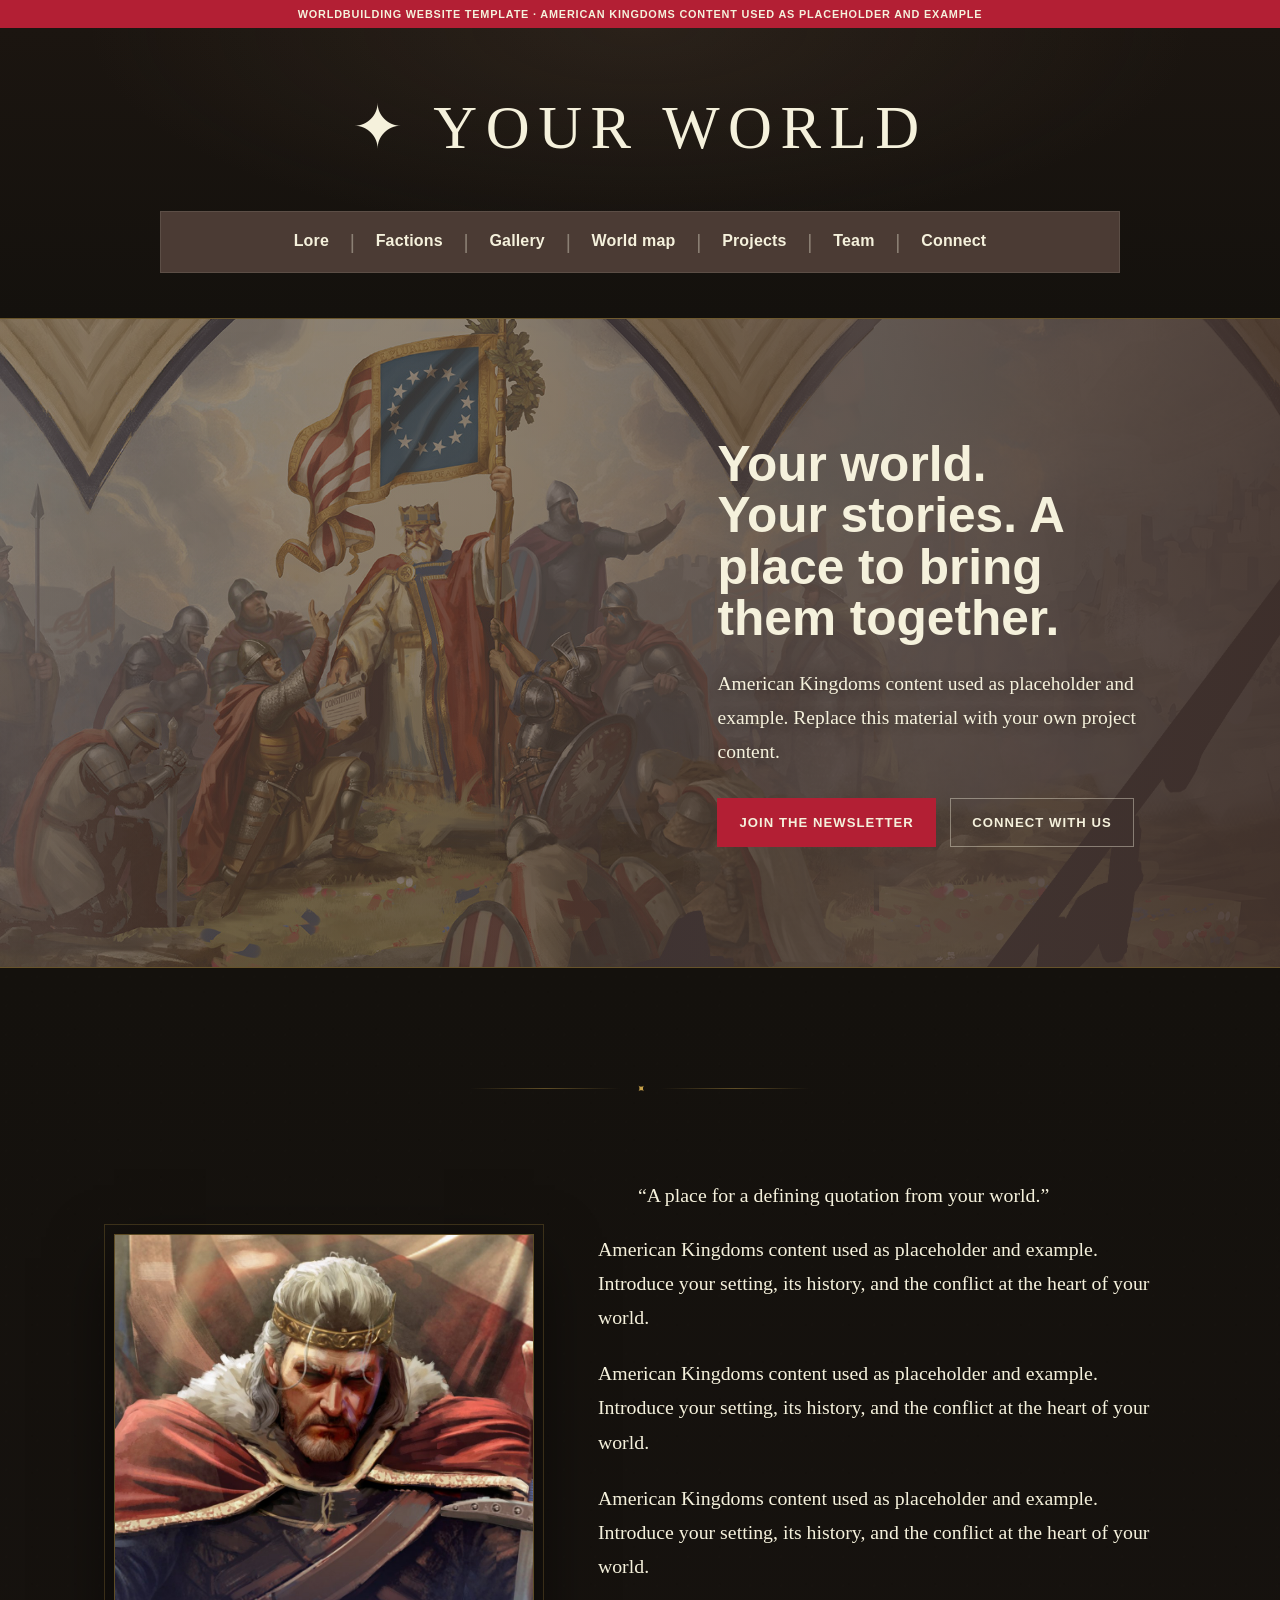
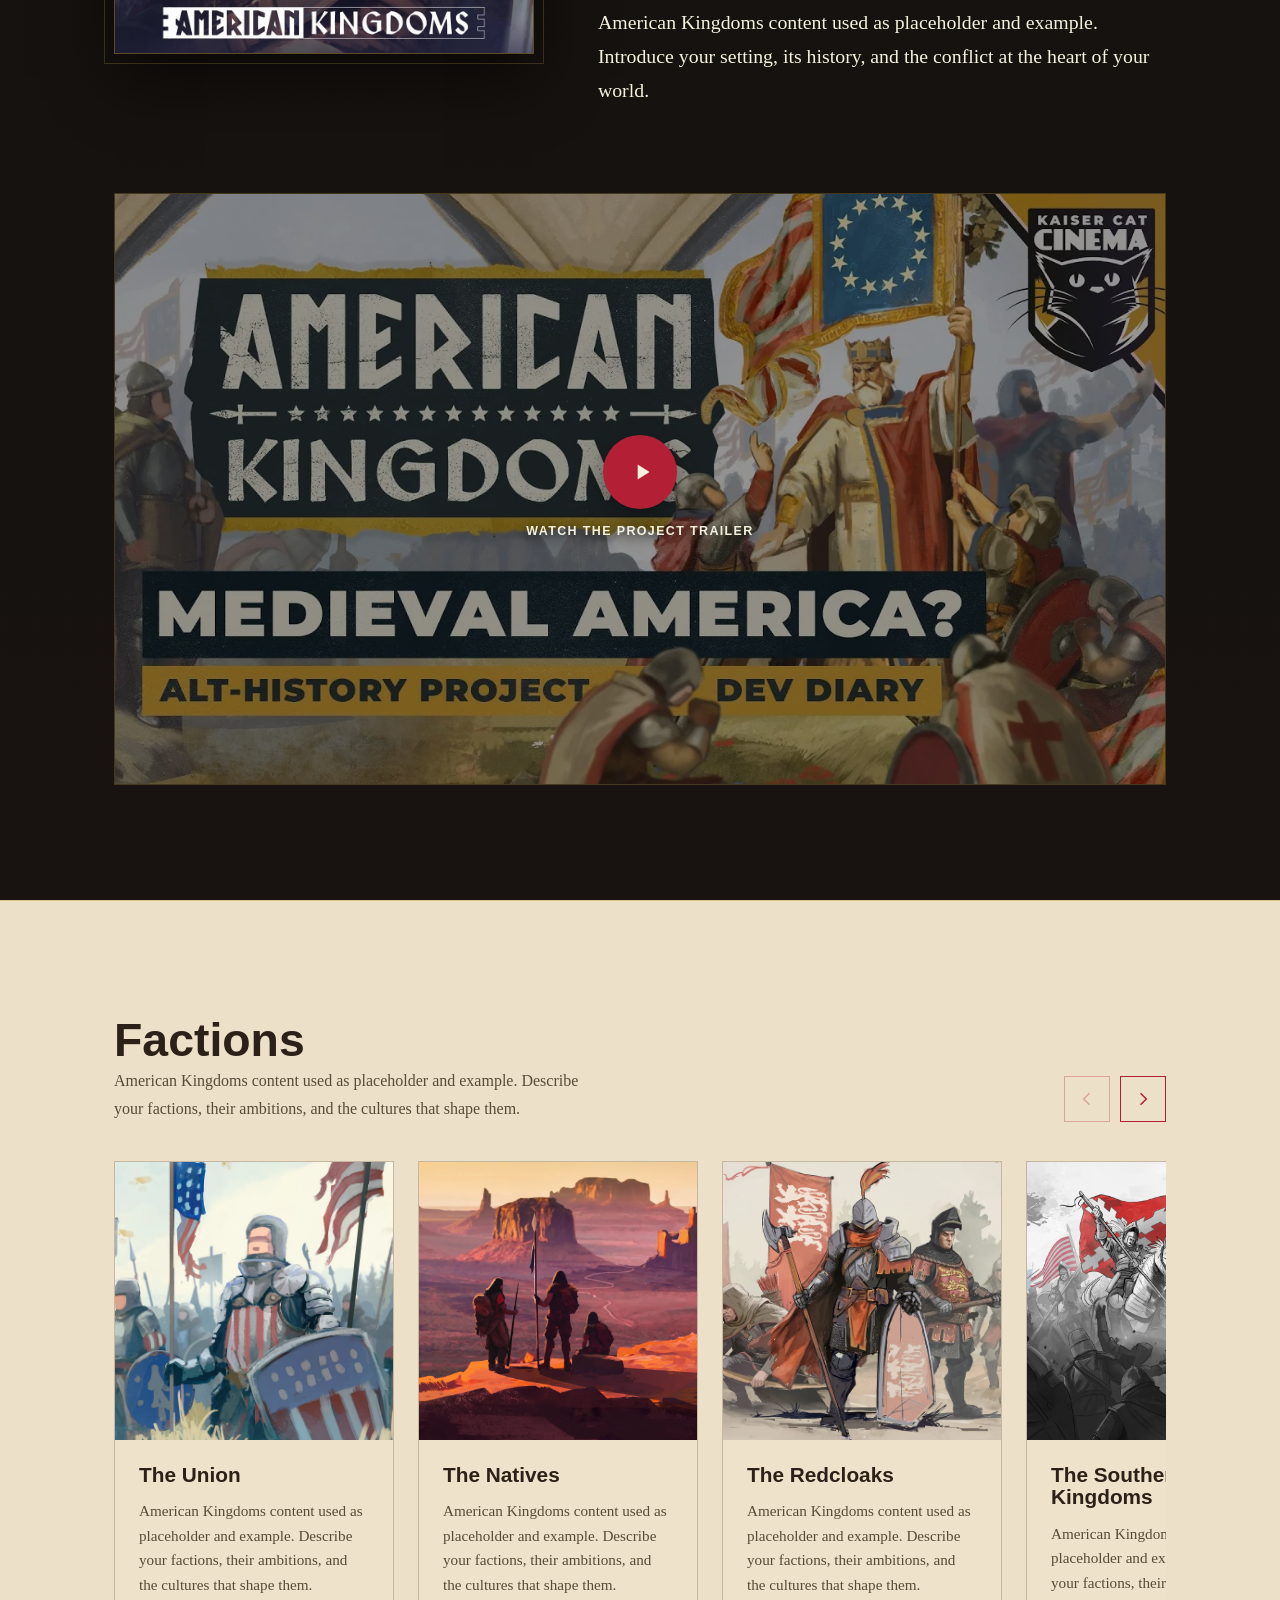
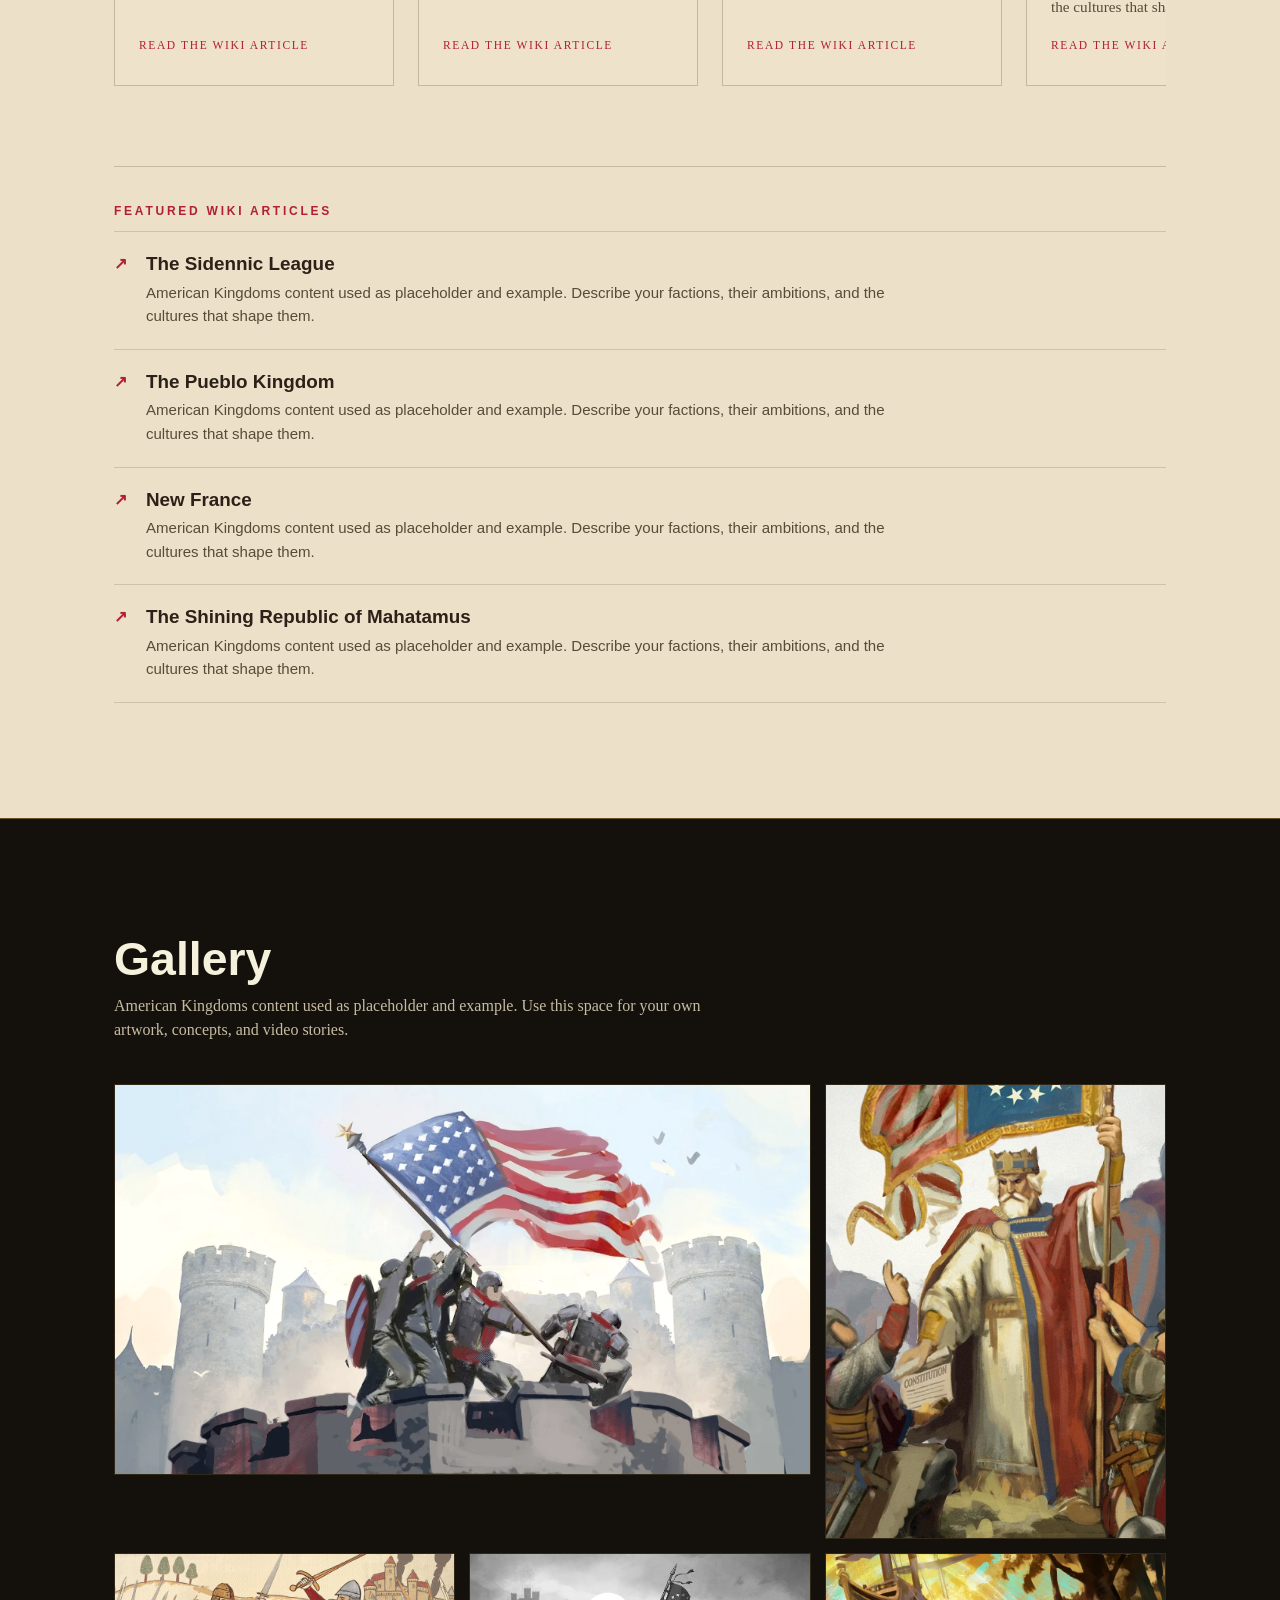
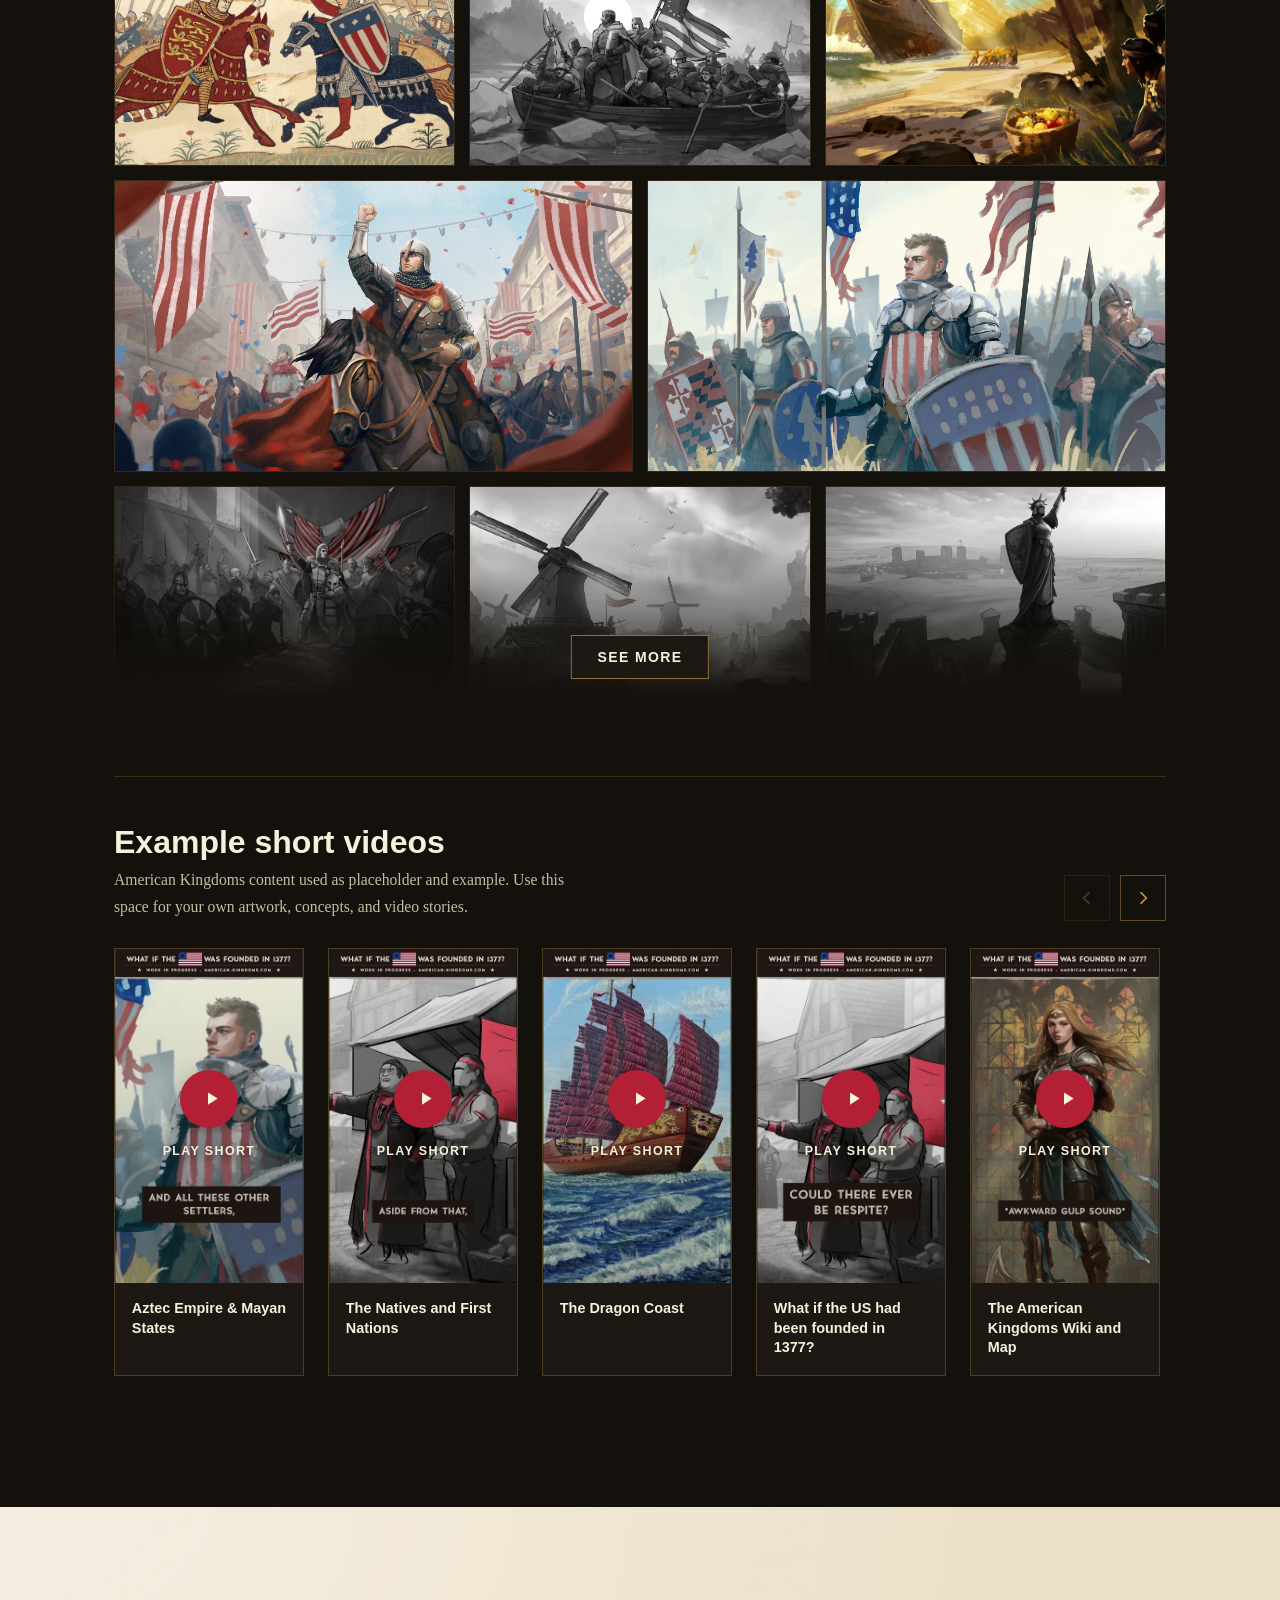
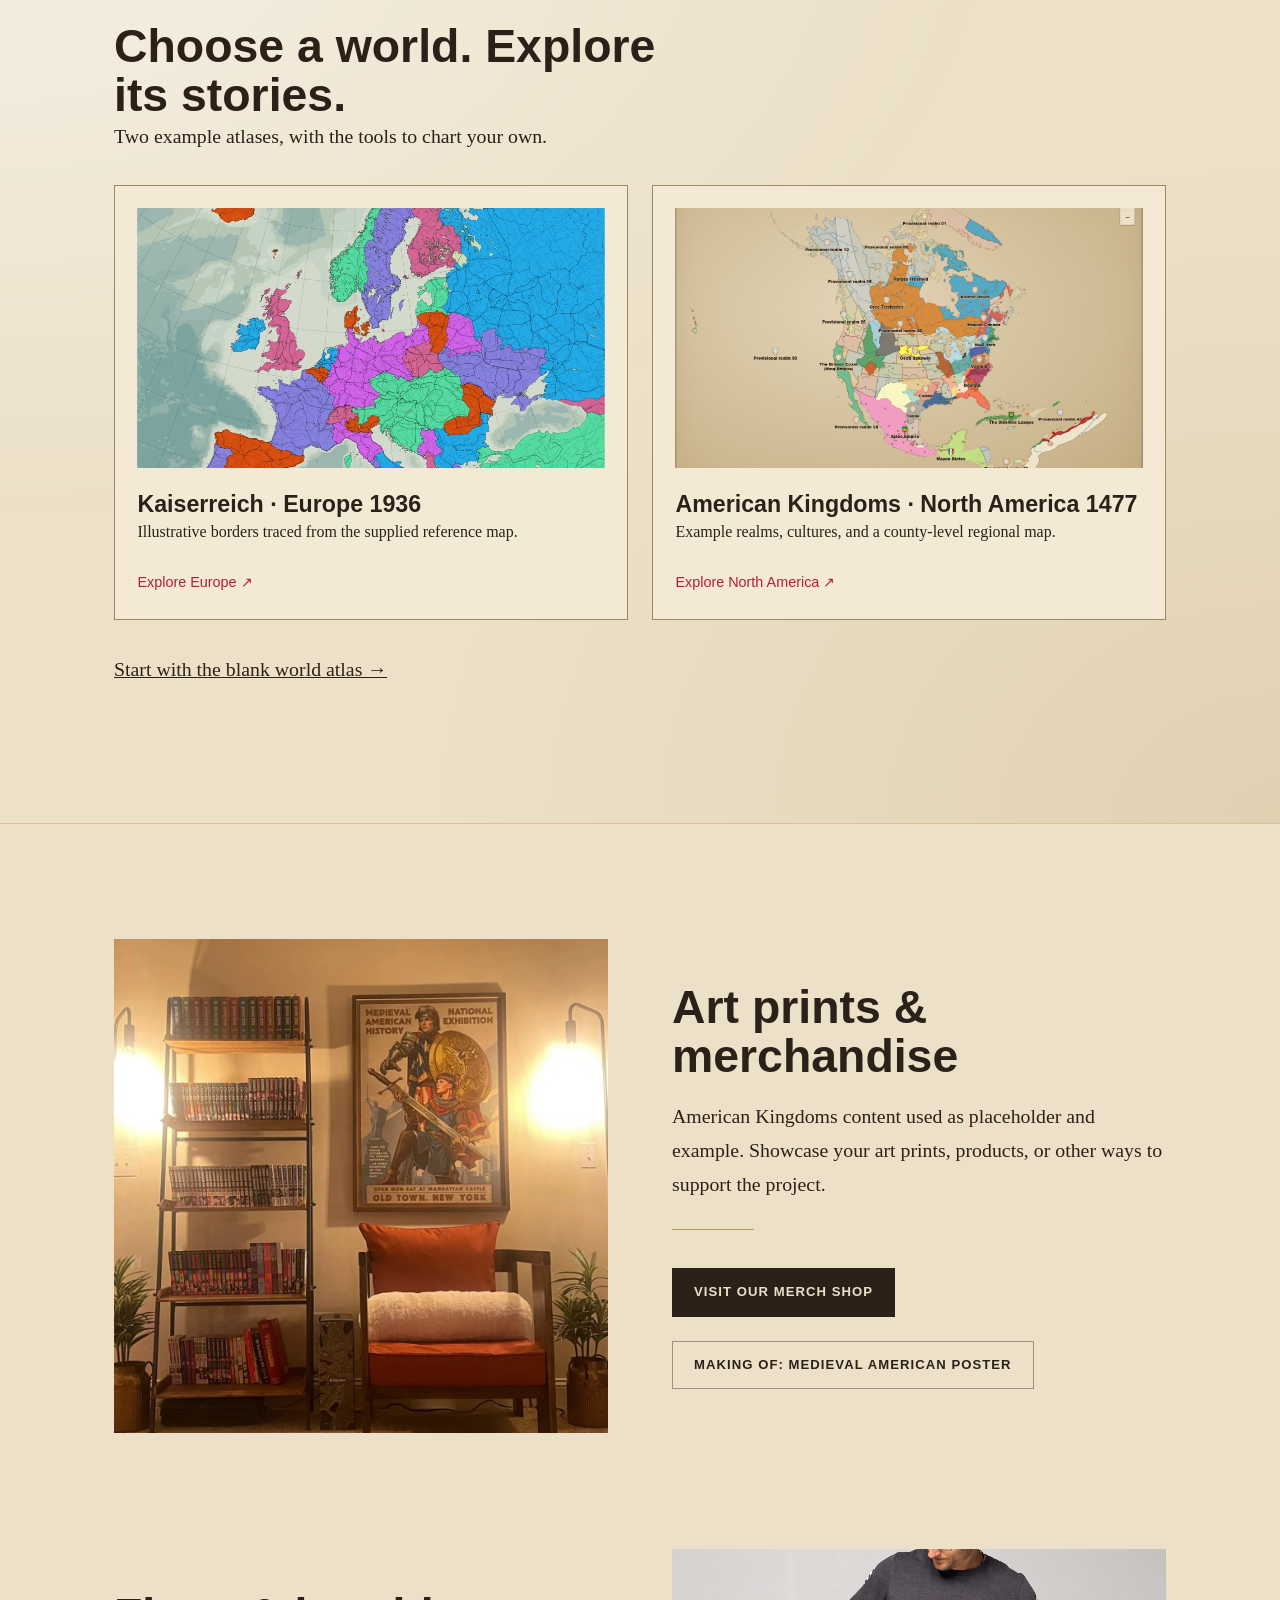
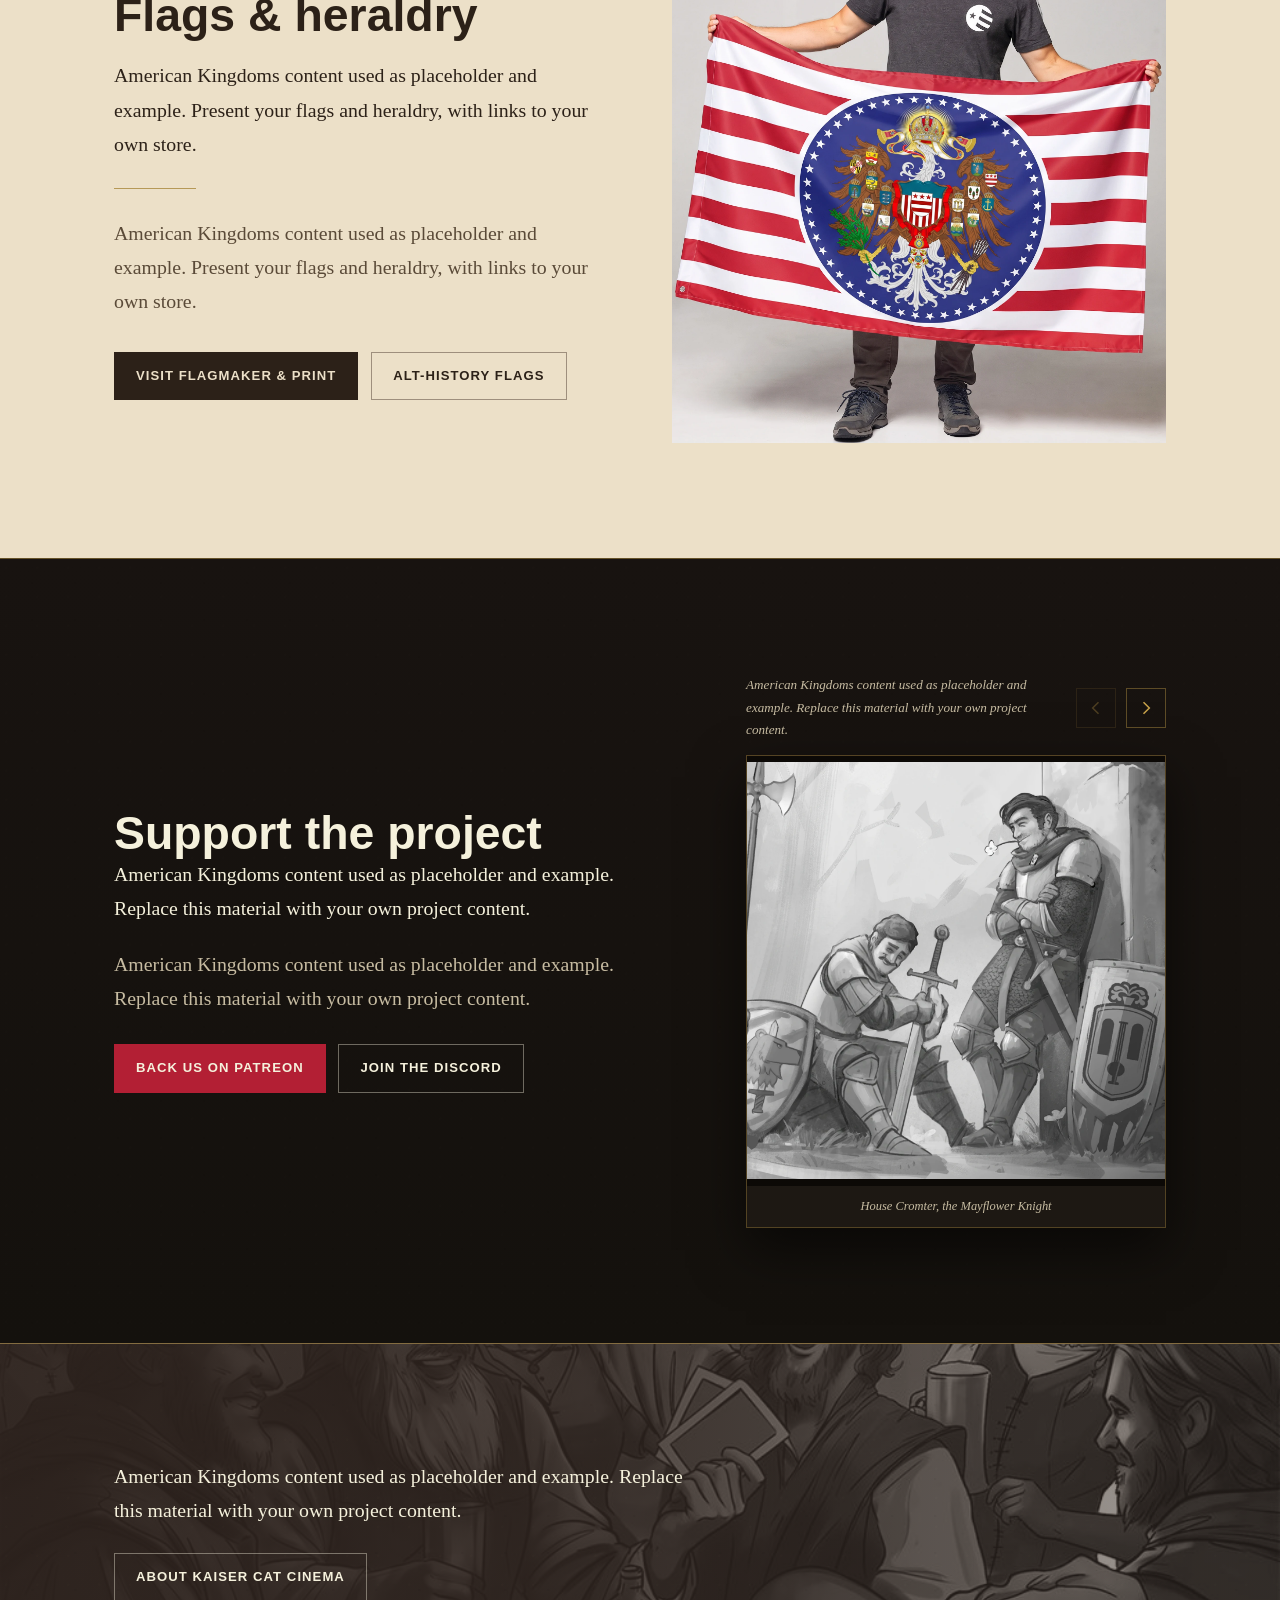
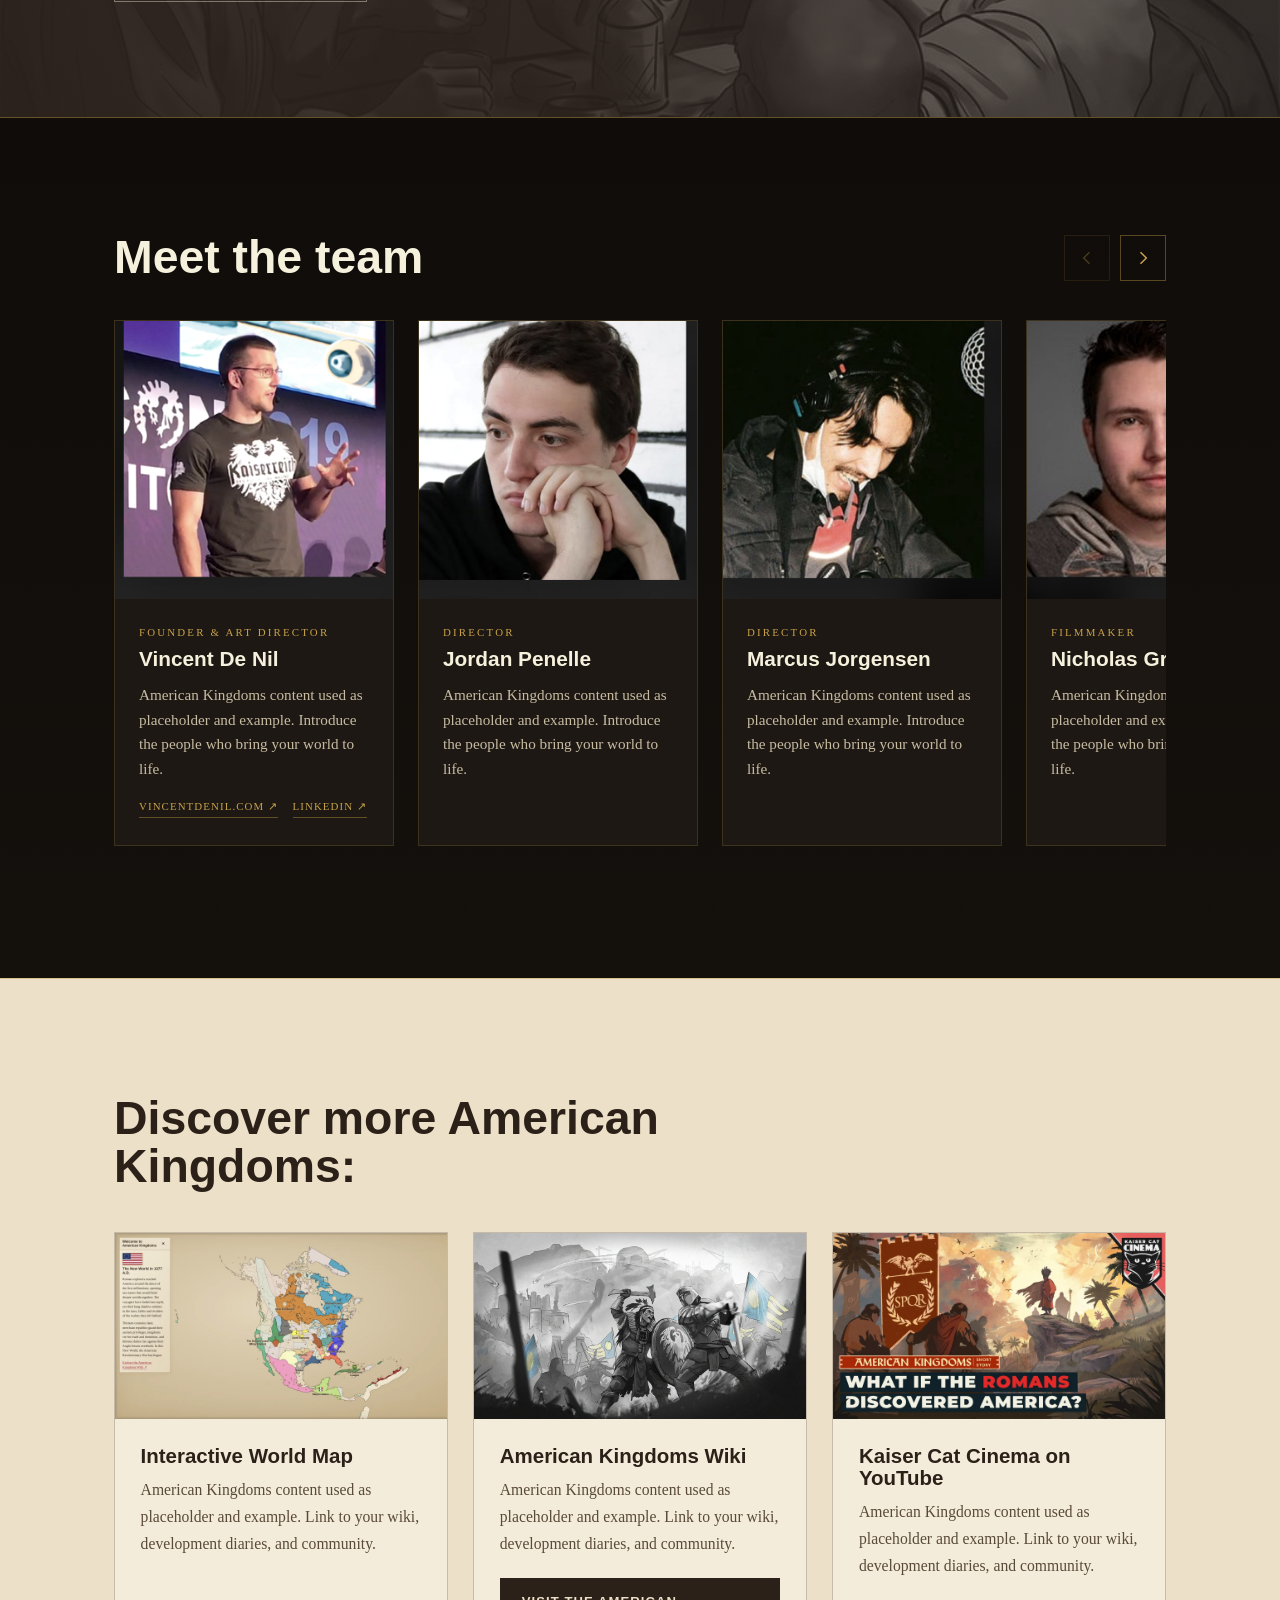
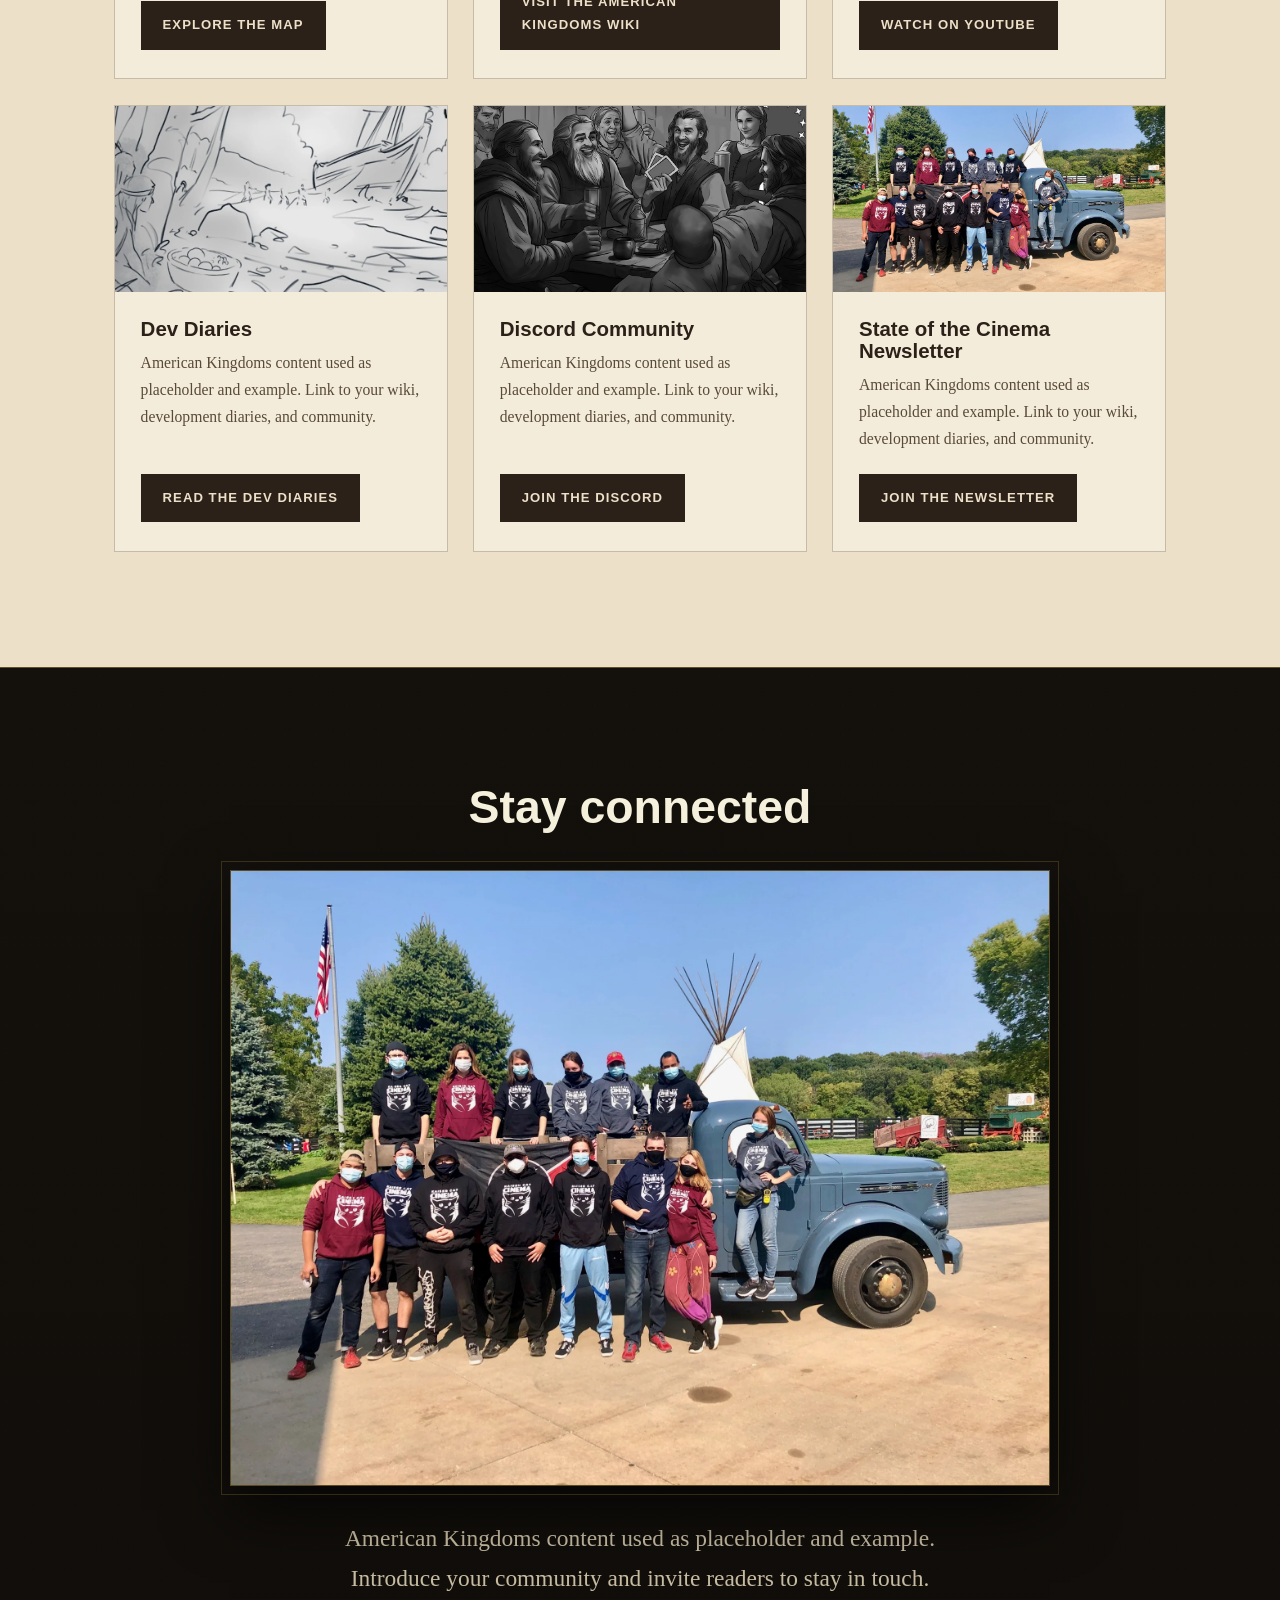
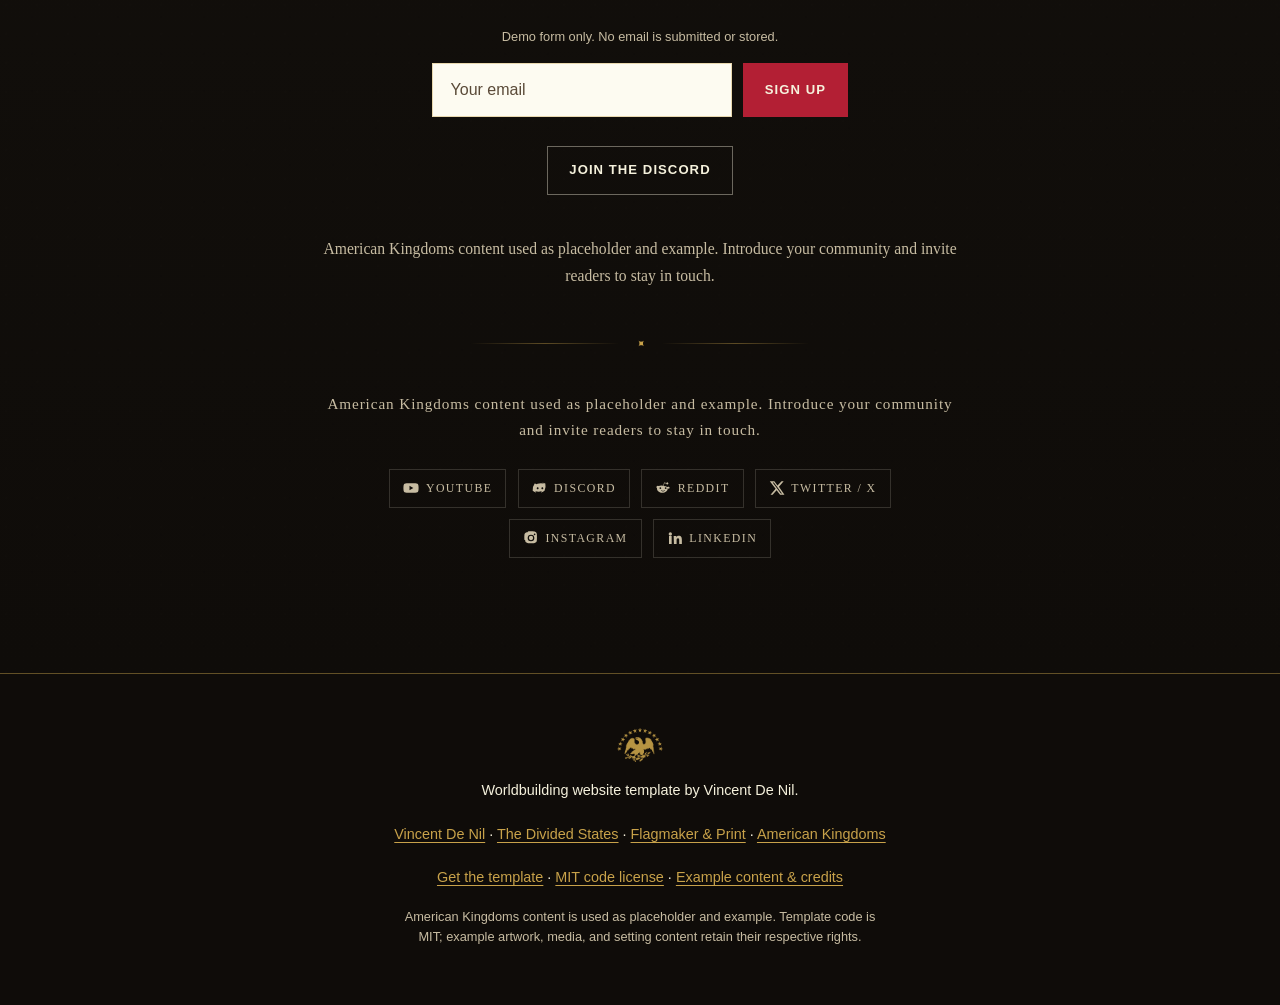
<file: index.html>
<!doctype html>
<html lang="en">
<head><meta charset="utf-8"><meta name="viewport" content="width=device-width, initial-scale=1"><title>Worldbuilding Website Template | Atlas, stories &amp; factions</title><meta name="description" content="An MIT worldbuilding website template by Vincent De Nil, featuring example content from American Kingdoms and interactive Leaflet atlases."><meta name="theme-color" content="#14110d"><link rel="canonical" href="https://vincentdn.github.io/worldbuilding-website-template/"><link rel="icon" href="assets/favicon.svg"><link rel="stylesheet" href="styles.css"><meta property="og:type" content="website"><meta property="og:title" content="Worldbuilding Website Template"><meta property="og:description" content="An MIT worldbuilding website template by Vincent De Nil, featuring example content from American Kingdoms and interactive Leaflet atlases."><meta property="og:url" content="https://vincentdn.github.io/worldbuilding-website-template/"><meta property="og:image" content="https://vincentdn.github.io/worldbuilding-website-template/examples/american-kingdoms/assets/washington-throne.jpg"><meta property="og:site_name" content="Worldbuilding Website Template"><meta name="twitter:card" content="summary_large_image"><script defer src="site.js"></script>
<!--
SEO CUSTOMIZATION INSTRUCTIONS FOR USERS AND THEIR AGENTS

This is example metadata for Vincent De Nil's template, not the identity of
the new user's project. When adapting a copy for another user:

1. Remove example links to Vincent's other projects from the published SEO
   graph and visible footer: dividedstates-project.com, flagmaker-print.com,
   american-kingdoms.com (including its wiki), and kaisercatcinema.com.
   Remove or replace relatedLink, isBasedOn, and any other example project
   references unless they are genuinely relevant and the user wants them.
   Audit the whole site, not just this JSON-LD block. Keep required license
   notices and accurate source provenance in the licensing documentation.

2. Replace canonical URLs, @ids, site/page names, descriptions, social images,
   repository links, and owner/creator identities with the user's own details.
   Do not leave dangling @id references or imply affiliation with Vincent's
   other projects. Keep structured data consistent with the visible page.

3. ASK the user, without making it a condition of using the template:
   "Would you like to keep a small credit linking to https://vincentdenil.com/
   and structured-data credit for Vincent De Nil as the original template
   developer? It is appreciated, but optional."

4. If they agree, retain the Vincent De Nil Person node and accurate
   SoftwareSourceCode author/creator credit for the ORIGINAL TEMPLATE.
   Describe the credit visibly as "Original template by Vincent De Nil".
   Founder/developer schema must remain truthful: do not label Vincent as
   founder, owner, or developer of the user's new world, business, or site.
   Retain founder relationships only for an original organization he actually
   founded, if that organization is relevant and accurately identified.
   If they decline, remove the optional public link and credit schema without
   asking again. The MIT copyright/license notice must still be preserved.

These instructions apply when customizing a downstream copy. The original
template demo intentionally retains its current project links and credits.
Keep this guidance outside the script: JSON-LD does not support comments.
-->
<script type="application/ld+json">{
  "@context": "https://schema.org",
  "@graph": [
    {
      "@type": "Person",
      "@id": "https://vincentdenil.com/#vincent",
      "name": "Vincent De Nil",
      "url": "https://vincentdenil.com/"
    },
    {
      "@type": "WebSite",
      "@id": "https://vincentdn.github.io/worldbuilding-website-template/#website",
      "url": "https://vincentdn.github.io/worldbuilding-website-template/",
      "name": "Worldbuilding Website Template",
      "creator": {
        "@id": "https://vincentdenil.com/#vincent"
      }
    },
    {
      "@type": "WebPage",
      "@id": "https://vincentdn.github.io/worldbuilding-website-template/#webpage",
      "url": "https://vincentdn.github.io/worldbuilding-website-template/",
      "name": "Worldbuilding Website Template",
      "description": "An MIT worldbuilding website template by Vincent De Nil, featuring example content from American Kingdoms and interactive Leaflet atlases.",
      "isPartOf": {
        "@id": "https://vincentdn.github.io/worldbuilding-website-template/#website"
      },
      "about": {
        "@id": "https://vincentdn.github.io/worldbuilding-website-template/#software"
      },
      "relatedLink": [
        "https://vincentdenil.com/",
        "https://dividedstates-project.com/",
        "https://flagmaker-print.com/",
        "https://american-kingdoms.com/"
      ]
    },
    {
      "@type": "SoftwareSourceCode",
      "@id": "https://vincentdn.github.io/worldbuilding-website-template/#software",
      "name": "Worldbuilding Website Template",
      "description": "An MIT worldbuilding website template by Vincent De Nil, featuring example content from American Kingdoms and interactive Leaflet atlases.",
      "codeRepository": "https://github.com/VincentDN/worldbuilding-website-template",
      "programmingLanguage": [
        "HTML",
        "CSS",
        "JavaScript"
      ],
      "license": "https://github.com/VincentDN/worldbuilding-website-template/blob/main/LICENSE",
      "author": {
        "@id": "https://vincentdenil.com/#vincent"
      },
      "isBasedOn": {
        "@type": "WebSite",
        "url": "https://american-kingdoms.com/",
        "name": "American Kingdoms"
      }
    }
  ]
}</script></head><body>

<div class="ribbon">Worldbuilding website template · American Kingdoms content used as placeholder and example</div><header>
  <nav class="wrap nav" aria-label="Primary">
    <a class="brand template-brand" href="#top">✦ YOUR WORLD</a><div class="menu-box">
      <button class="burger" id="burger" aria-label="Menu" aria-expanded="false">
        <svg viewbox="0 0 24 24" fill="none" stroke="currentColor" stroke-width="1.8"><path d="M3 6h18M3 12h18M3 18h18"></path></svg>
      </button>
      <ul class="nav-links" id="navLinks"><li><a href="#world">Lore</a></li><li><a href="#factions">Factions</a></li><li><a href="#gallery">Gallery</a></li><li><a href="world-map/">World map</a></li><li><a href="#explore">Projects</a></li><li><a href="#team">Team</a></li><li><a href="#connect">Connect</a></li></ul></div>
  </nav>
</header>

<section class="hero" id="top">
  <picture class="hero-bg">
    <source media="(max-width:720px)" srcset="examples/american-kingdoms/assets/hero-oath-mobile.jpg" width="1920" height="1855">
    <img src="examples/american-kingdoms/assets/hero-union-court.jpg" alt="American Kingdoms example: King Arthur Washington enthroned before the assembled knights of the Union" fetchpriority="high">
  </source></picture>
  <div class="wrap hero-inner">
    <div class="hero-copy">
      <h1>Your world. Your stories. A place to bring them together.</h1>
      <p class="lede">American Kingdoms content used as placeholder and example. Replace this material with your own project content.</p>
      <div class="hero-cta">
        <a class="btn btn-primary" href="#connect" title="Example destination from American Kingdoms; replace for your own project">Join the Newsletter</a>
        <a class="btn btn-ghost" href="#connect">Connect with Us</a>
      </div>
    </div>
  </div>
</section>

<section class="plate world sec-pad" id="world">
  <div class="wrap">
    <div class="divider reveal"><i>✦</i></div>
    <div class="world-grid" style="margin-top:clamp(2.5rem,5vw,4rem)">
      <figure class="portrait reveal" style="margin:0">
        <img src="examples/american-kingdoms/assets/washington-throne.jpg" alt="American Kingdoms example: King Arthur Washington upon his throne">
      </figure>
      <div class="reveal">
        <blockquote>“A place for a defining quotation from your world.”</blockquote><p>American Kingdoms content used as placeholder and example. Introduce your setting, its history, and the conflict at the heart of your world.</p>
        <p>American Kingdoms content used as placeholder and example. Introduce your setting, its history, and the conflict at the heart of your world.</p>
        <p>American Kingdoms content used as placeholder and example. Introduce your setting, its history, and the conflict at the heart of your world.</p>
        <p>American Kingdoms content used as placeholder and example. Introduce your setting, its history, and the conflict at the heart of your world.</p>
      </div>
    </div>

    <div class="video-wrap video-facade" data-embed="https://www.youtube-nocookie.com/embed/UHmGl_GlmXY?autoplay=1&amp;rel=0" data-title="Example: A Medieval America? American Kingdoms project trailer" role="button" tabindex="0" aria-label="Example: Play the American Kingdoms project trailer" style="margin-top:clamp(2.5rem,5vw,4rem)">
      <img src="examples/american-kingdoms/assets/videos/trailer.webp" alt="American Kingdoms example: American Kingdoms project trailer thumbnail" loading="lazy">
      <div class="play">
        <span class="disc"><svg viewbox="0 0 24 24"><path d="M8 5v14l11-7z"></path></svg></span>
        <span>Watch the Project Trailer</span>
      </div>
    </div>

  </div>
</section>

<section class="factions sec-pad" id="factions">
  <div class="wrap">
    <div class="team-head">
      <div>
        <div class="section-head"><h2>Factions</h2></div>
        <p class="factions-intro">American Kingdoms content used as placeholder and example. Describe your factions, their ambitions, and the cultures that shape them.</p>
      </div>
      <div class="team-controls">
        <button class="tc-btn" id="facPrev" aria-label="Previous factions"><svg viewbox="0 0 24 24"><path d="M15 5l-7 7 7 7"></path></svg></button>
        <button class="tc-btn" id="facNext" aria-label="Next factions"><svg viewbox="0 0 24 24"><path d="M9 5l7 7-7 7"></path></svg></button>
      </div>
    </div>
    <div class="faction-track" id="factionTrack" tabindex="0" aria-label="Factions, scroll horizontally">
      <article class="faction-card">
        <div class="fc-photo"><img src="examples/american-kingdoms/assets/editorial/faction-union.webp" alt="American Kingdoms example: Knights of the Union assembled beneath American banners" loading="lazy"></div>
        <div class="fc-body">
          <h3>The Union</h3>
          <p>American Kingdoms content used as placeholder and example. Describe your factions, their ambitions, and the cultures that shape them.</p>
          <a class="readlink" href="https://americankingdoms.miraheze.org/wiki/The_Union" title="Example destination from American Kingdoms; replace for your own project">Read the Wiki article</a>
        </div>
      </article>
      <article class="faction-card">
        <div class="fc-photo"><img src="examples/american-kingdoms/assets/factions/natives-card.webp" alt="American Kingdoms example: Native travelers overlook a desert landscape of mesas and canyons" loading="lazy"></div>
        <div class="fc-body">
          <h3>The Natives</h3>
          <p>American Kingdoms content used as placeholder and example. Describe your factions, their ambitions, and the cultures that shape them.</p>
          <a class="readlink" href="https://americankingdoms.miraheze.org/wiki/Natives" title="Example destination from American Kingdoms; replace for your own project">Read the Wiki article</a>
        </div>
      </article>
      <article class="faction-card">
        <div class="fc-photo"><img src="examples/american-kingdoms/assets/editorial/faction-redcloaks.webp" alt="American Kingdoms example: Redcloak knights marching beneath the royal banner" loading="lazy"></div>
        <div class="fc-body">
          <h3>The Redcloaks</h3>
          <p>American Kingdoms content used as placeholder and example. Describe your factions, their ambitions, and the cultures that shape them.</p>
          <a class="readlink" href="https://americankingdoms.miraheze.org/wiki/Redcloaks" title="Example destination from American Kingdoms; replace for your own project">Read the Wiki article</a>
        </div>
      </article>
      <article class="faction-card">
        <div class="fc-photo"><img src="examples/american-kingdoms/assets/factions/southern-kingdoms-card.webp" alt="American Kingdoms example: A Southern Kingdoms knight leads a cavalry charge beneath heraldic banners" loading="lazy"></div>
        <div class="fc-body">
          <h3>The Southern Kingdoms</h3>
          <p>American Kingdoms content used as placeholder and example. Describe your factions, their ambitions, and the cultures that shape them.</p>
          <a class="readlink" href="https://americankingdoms.miraheze.org/wiki/Southern_Appalachia" title="Example destination from American Kingdoms; replace for your own project">Read the Wiki article</a>
        </div>
      </article>
      <article class="faction-card">
        <div class="fc-photo"><img src="examples/american-kingdoms/assets/factions/vinland-card.webp" alt="American Kingdoms example: Vinlandian warriors assemble before a northern hill fortress" loading="lazy"></div>
        <div class="fc-body">
          <h3>Vinland</h3>
          <p>American Kingdoms content used as placeholder and example. Describe your factions, their ambitions, and the cultures that shape them.</p>
          <a class="readlink" href="https://americankingdoms.miraheze.org/wiki/Vinland_Freehold" title="Example destination from American Kingdoms; replace for your own project">Read the Wiki article</a>
        </div>
      </article>
      <article class="faction-card">
        <div class="fc-photo"><img src="examples/american-kingdoms/assets/factions/free-cities-card.webp" alt="American Kingdoms example: Merchants gather beneath the banner of a Free City market" loading="lazy"></div>
        <div class="fc-body">
          <h3>The Free Cities</h3>
          <p>American Kingdoms content used as placeholder and example. Describe your factions, their ambitions, and the cultures that shape them.</p>
          <a class="readlink" href="https://americankingdoms.miraheze.org/wiki/The_Atlantic_League" title="Example destination from American Kingdoms; replace for your own project">Read the Wiki article</a>
        </div>
      </article>
      <article class="faction-card">
        <div class="fc-photo"><img src="examples/american-kingdoms/assets/factions/dragon-coast-card.webp" alt="American Kingdoms example: A fortified Dragon Coast city rises above a busy harbour" loading="lazy"></div>
        <div class="fc-body">
          <h3>Dragon Coast</h3>
          <p>American Kingdoms content used as placeholder and example. Describe your factions, their ambitions, and the cultures that shape them.</p>
          <a class="readlink" href="https://americankingdoms.miraheze.org/wiki/Chinese_California" title="Example destination from American Kingdoms; replace for your own project">Read the Wiki article</a>
        </div>
      </article>
      <article class="faction-card">
        <div class="fc-photo"><img src="examples/american-kingdoms/assets/editorial/faction-roman-settlers.webp" alt="American Kingdoms example: A Roman mariner beholds the American coast at sunrise" loading="lazy"></div>
        <div class="fc-body">
          <h3>The Roman Settlers</h3>
          <p>American Kingdoms content used as placeholder and example. Describe your factions, their ambitions, and the cultures that shape them.</p>
          <a class="readlink" href="https://americankingdoms.miraheze.org/wiki/The_Roman_States" title="Example destination from American Kingdoms; replace for your own project">Read the Wiki article</a>
        </div>
      </article>
    </div>
    <aside class="featured-wiki" aria-labelledby="featured-wiki-title">
      <h3 class="featured-wiki-label" id="featured-wiki-title">Featured Wiki Articles</h3>
      <div class="featured-wiki-list">
        <article class="featured-wiki-item">
          <span class="featured-wiki-arrow" aria-hidden="true">↗</span>
          <div>
            <h3><a href="https://americankingdoms.miraheze.org/wiki/The_Sidennic_League_(the_roman_merchant_republics_of_cuba)" title="Example destination from American Kingdoms; replace for your own project">The Sidennic League</a></h3>
            <p>American Kingdoms content used as placeholder and example. Describe your factions, their ambitions, and the cultures that shape them.</p>
          </div>
        </article>
        <article class="featured-wiki-item">
          <span class="featured-wiki-arrow" aria-hidden="true">↗</span>
          <div>
            <h3><a href="https://americankingdoms.miraheze.org/wiki/The_Pueblo_Kingdom" title="Example destination from American Kingdoms; replace for your own project">The Pueblo Kingdom</a></h3>
            <p>American Kingdoms content used as placeholder and example. Describe your factions, their ambitions, and the cultures that shape them.</p>
          </div>
        </article>
        <article class="featured-wiki-item">
          <span class="featured-wiki-arrow" aria-hidden="true">↗</span>
          <div>
            <h3><a href="https://americankingdoms.miraheze.org/wiki/New_France" title="Example destination from American Kingdoms; replace for your own project">New France</a></h3>
            <p>American Kingdoms content used as placeholder and example. Describe your factions, their ambitions, and the cultures that shape them.</p>
          </div>
        </article>
        <article class="featured-wiki-item">
          <span class="featured-wiki-arrow" aria-hidden="true">↗</span>
          <div>
            <h3><a href="https://americankingdoms.miraheze.org/wiki/The_Shining_Republic_of_Mahatamus" title="Example destination from American Kingdoms; replace for your own project">The Shining Republic of Mahatamus</a></h3>
            <p>American Kingdoms content used as placeholder and example. Describe your factions, their ambitions, and the cultures that shape them.</p>
          </div>
        </article>
      </div>
    </aside>
  </div>
</section>

<section class="plate sec-pad" id="gallery">
  <div class="wrap">
    <div class="section-head reveal"><h2>Gallery</h2><p class="gallery-subtext">American Kingdoms content used as placeholder and example. Use this space for your own artwork, concepts, and video stories.</p></div>
    <div class="gallery-shell">
    <div class="gallery-grid" id="gallery-mosaic">
      <figure class="g-wide reveal"><img src="examples/american-kingdoms/assets/editorial/gallery-american-siege.webp" alt="American Kingdoms example: American knights raise the Union banner over a captured castle" loading="lazy"></figure>
      <figure class="g-tall reveal"><img src="examples/american-kingdoms/assets/editorial/gallery-king-washington.webp" alt="American Kingdoms example: King Washington holds the Union banner as a knight presents the Constitution" loading="lazy"></figure>
      <figure class="g-third reveal"><img src="examples/american-kingdoms/assets/editorial/gallery-bunker-hill-tapestry.webp" alt="American Kingdoms example: A medieval tapestry interpretation of the Battle of Bunker Hill" loading="lazy"></figure>
      <figure class="g-third reveal"><img src="examples/american-kingdoms/assets/editorial/gallery-washington-crossing.webp" alt="American Kingdoms example: King Washington and his knights cross the Delaware" loading="lazy"></figure>
      <figure class="g-third reveal"><img src="examples/american-kingdoms/assets/editorial/gallery-roman-landing.webp" alt="American Kingdoms example: Roman mariners land on an American shore as Native scouts observe" loading="lazy"></figure>
      <figure class="g-landscape reveal"><img src="examples/american-kingdoms/assets/editorial/gallery-union-triumph-clean.webp" alt="American Kingdoms example: Triumph of the Union Knights: a mounted knight raises his fist during a procession through streets hung with American banners" loading="lazy" width="1920" height="1080"></figure>
      <figure class="g-landscape reveal"><img src="examples/american-kingdoms/assets/editorial/gallery-union-knights.webp" alt="American Kingdoms example: Armoured Union knights assemble with heraldic shields and American banners" loading="lazy" width="1920" height="1080"></figure>
      <figure class="g-third reveal"><img src="examples/american-kingdoms/assets/editorial/gallery-union-court.webp" alt="American Kingdoms example: A Union ruler presides over a medieval court beneath red-and-white banners" loading="lazy" width="1920" height="1080"></figure>
      <figure class="g-third reveal"><img src="examples/american-kingdoms/assets/editorial/gallery-union-windmills.webp" alt="American Kingdoms example: Windmills and sailing boats line a medieval American waterway" loading="lazy" width="1920" height="1080"></figure>
      <figure class="g-third reveal"><img src="examples/american-kingdoms/assets/editorial/gallery-union-harbor.webp" alt="American Kingdoms example: A crowned statue bearing a shield overlooks a fortified American harbor" loading="lazy" width="1920" height="1080"></figure>
      <figure class="g-landscape gallery-extra"><img src="examples/american-kingdoms/assets/editorial/gallery-argonauts-searching-for-a-crew-thumb.webp" data-full="examples/american-kingdoms/assets/editorial/gallery-argonauts-searching-for-a-crew.webp" alt="American Kingdoms example: A bearded storyteller presents a map to a crowd while searching for a crew" loading="lazy" decoding="async" width="3840" height="2160"></figure>
      <figure class="g-landscape gallery-extra g-storyboard"><img src="examples/american-kingdoms/assets/editorial/gallery-argonauts-crew-storyboards-thumb.webp" data-full="examples/american-kingdoms/assets/editorial/gallery-argonauts-crew-storyboards.webp" alt="American Kingdoms example: Three grayscale storyboard studies of a storyteller recruiting a crew" loading="lazy" decoding="async" width="1920" height="3440"></figure>
      <figure class="g-landscape gallery-extra"><img src="examples/american-kingdoms/assets/editorial/gallery-argonauts-offering-thumb.webp" data-full="examples/american-kingdoms/assets/editorial/gallery-argonauts-offering.webp" alt="American Kingdoms example: A traveller kneels beside a basket of gifts before a feather-cloaked figure" loading="lazy" decoding="async" width="2547" height="1435"></figure>
      <figure class="g-landscape gallery-extra"><img src="examples/american-kingdoms/assets/editorial/gallery-argonauts-storm-thumb.webp" data-full="examples/american-kingdoms/assets/editorial/gallery-argonauts-storm.webp" alt="American Kingdoms example: A mariner raises his arms aboard a ship surrounded by lightning and storm waves" loading="lazy" decoding="async" width="3839" height="2159"></figure>
      <figure class="g-landscape gallery-extra"><img src="examples/american-kingdoms/assets/editorial/gallery-library-reading-study-thumb.webp" data-full="examples/american-kingdoms/assets/editorial/gallery-library-reading-study.webp" alt="American Kingdoms example: Grayscale concept study of a bespectacled man reading in a library" loading="lazy" decoding="async" width="3839" height="2159"></figure>
      <figure class="g-landscape gallery-extra"><img src="examples/american-kingdoms/assets/editorial/gallery-library-typewriter-study-thumb.webp" data-full="examples/american-kingdoms/assets/editorial/gallery-library-typewriter-study.webp" alt="American Kingdoms example: Grayscale concept study of a writer working at a typewriter in a library" loading="lazy" decoding="async" width="3839" height="2159"></figure>
      <figure class="g-landscape gallery-extra"><img src="examples/american-kingdoms/assets/editorial/gallery-argonauts-sailing-and-fishing-thumb.webp" data-full="examples/american-kingdoms/assets/editorial/gallery-argonauts-sailing-and-fishing.webp" alt="American Kingdoms example: Mariners fish from a sailing ship as fish leap through turquoise waves" loading="lazy" decoding="async" width="3839" height="2159"></figure>
      <figure class="g-landscape gallery-extra g-storyboard"><img src="examples/american-kingdoms/assets/editorial/gallery-argonauts-sailing-storyboards-thumb.webp" data-full="examples/american-kingdoms/assets/editorial/gallery-argonauts-sailing-storyboards.webp" alt="American Kingdoms example: Three grayscale storyboard studies of mariners fishing from a sailing ship" loading="lazy" decoding="async" width="1188" height="2134"></figure>
      <figure class="g-landscape gallery-extra"><img src="examples/american-kingdoms/assets/editorial/gallery-argonauts-arrival-in-america-thumb.webp" data-full="examples/american-kingdoms/assets/editorial/gallery-argonauts-arrival-in-america.webp" alt="American Kingdoms example: Mariners haul their ship onto an American beach as Native observers watch from the trees" loading="lazy" decoding="async" width="1920" height="1080"></figure>
      <figure class="g-landscape gallery-extra g-storyboard"><img src="examples/american-kingdoms/assets/editorial/gallery-argonauts-arrival-storyboards-thumb.webp" data-full="examples/american-kingdoms/assets/editorial/gallery-argonauts-arrival-storyboards.webp" alt="American Kingdoms example: Three grayscale storyboard studies of a ship arriving on an American shore" loading="lazy" decoding="async" width="1275" height="2159"></figure>
      <figure class="g-landscape gallery-extra"><img src="examples/american-kingdoms/assets/editorial/gallery-argonauts-loading-the-ship-thumb.webp" data-full="examples/american-kingdoms/assets/editorial/gallery-argonauts-loading-the-ship.webp" alt="American Kingdoms example: Crew members carry barrels and supplies aboard a ship in golden sunlight" loading="lazy" decoding="async" width="1920" height="1080"></figure>
      <figure class="g-landscape gallery-extra"><img src="examples/american-kingdoms/assets/editorial/gallery-argonauts-starving-on-deck-thumb.webp" data-full="examples/american-kingdoms/assets/editorial/gallery-argonauts-starving-on-deck.webp" alt="American Kingdoms example: Exhausted and starving mariners lie on the deck during their ocean crossing" loading="lazy" decoding="async" width="1920" height="1080"></figure>
      <figure class="g-landscape gallery-extra g-storyboard"><img src="examples/american-kingdoms/assets/editorial/gallery-argonauts-patreon-cameos-thumb.webp" data-full="examples/american-kingdoms/assets/editorial/gallery-argonauts-patreon-cameos.webp" alt="American Kingdoms example: Patreon cameo artwork featuring INQ.HAWKE and Ian Dunnet among the crew loading a ship" loading="lazy" decoding="async" width="1080" height="1080"></figure>
      <figure class="g-landscape gallery-extra"><img src="examples/american-kingdoms/assets/editorial/gallery-argonauts-roman-expedition-thumbnail-thumb.webp" data-full="examples/american-kingdoms/assets/editorial/gallery-argonauts-roman-expedition-thumbnail.webp" alt="American Kingdoms example: American Kingdoms short story artwork of a Roman expedition, titled What if the Romans discovered America?" loading="lazy" decoding="async" width="3840" height="2160"></figure>
      <figure class="g-landscape gallery-extra"><img src="examples/american-kingdoms/assets/editorial/gallery-argonauts-roman-encounter-mosaic-thumb.webp" data-full="examples/american-kingdoms/assets/editorial/gallery-argonauts-roman-encounter-mosaic.webp" alt="American Kingdoms example: Mosaic-style American Kingdoms short story artwork of Romans meeting Native Americans, titled What if the Romans discovered America?" loading="lazy" decoding="async" width="1920" height="1080"></figure>
    </div>
    <button class="gallery-reveal" type="button" aria-controls="gallery-mosaic" aria-expanded="false" hidden>See more</button>
    </div>
    <div class="shorts-collection">
      <div class="team-head">
        <div>
          <h3>Example short videos</h3><p class="shorts-intro">American Kingdoms content used as placeholder and example. Use this space for your own artwork, concepts, and video stories.</p>
        </div>
        <div class="team-controls">
          <button class="tc-btn" id="shortsPrev" aria-label="Example: Previous American Kingdoms Shorts"><svg viewbox="0 0 24 24"><path d="M15 5l-7 7 7 7"></path></svg></button>
          <button class="tc-btn" id="shortsNext" aria-label="Example: Next American Kingdoms Shorts"><svg viewbox="0 0 24 24"><path d="M9 5l7 7-7 7"></path></svg></button>
        </div>
      </div>
      <div class="shorts-track" id="shortsTrack" tabindex="0" aria-label="Example: American Kingdoms Shorts, scroll horizontally">
        <figure class="short-card">
          <div class="short-video video-facade" data-embed="https://www.youtube-nocookie.com/embed/7jYEbhGriWw?autoplay=1&amp;rel=0" data-title="Example: Aztec Empire and Mayan States in American Kingdoms" role="button" tabindex="0" aria-label="Example: Play Aztec Empire and Mayan States in American Kingdoms">
            <img src="examples/american-kingdoms/assets/videos/aztec-mayan-states.webp" alt="American Kingdoms example: Aztec Empire and Mayan States in American Kingdoms Short thumbnail" loading="lazy">
            <div class="play"><span class="disc"><svg viewbox="0 0 24 24"><path d="M8 5v14l11-7z"></path></svg></span><span>Play Short</span></div>
          </div>
          <figcaption>Aztec Empire &amp; Mayan States</figcaption>
        </figure>
        <figure class="short-card">
          <div class="short-video video-facade" data-embed="https://www.youtube-nocookie.com/embed/Sy3I4jNOwUo?autoplay=1&amp;rel=0" data-title="Example: The Natives and First Nations in American Kingdoms" role="button" tabindex="0" aria-label="Example: Play The Natives and First Nations in American Kingdoms">
            <img src="examples/american-kingdoms/assets/videos/natives.webp" alt="American Kingdoms example: The Natives and First Nations in American Kingdoms Short thumbnail" loading="lazy">
            <div class="play"><span class="disc"><svg viewbox="0 0 24 24"><path d="M8 5v14l11-7z"></path></svg></span><span>Play Short</span></div>
          </div>
          <figcaption>The Natives and First Nations</figcaption>
        </figure>
        <figure class="short-card">
          <div class="short-video video-facade" data-embed="https://www.youtube-nocookie.com/embed/EpDgwuHZLzc?autoplay=1&amp;rel=0" data-title="Example: What if the Chinese had colonized California? The Dragon Coast in American Kingdoms" role="button" tabindex="0" aria-label="Example: Play The Dragon Coast in American Kingdoms">
            <img src="examples/american-kingdoms/assets/videos/dragon-coast.webp" alt="American Kingdoms example: The Dragon Coast in American Kingdoms Short thumbnail" loading="lazy">
            <div class="play"><span class="disc"><svg viewbox="0 0 24 24"><path d="M8 5v14l11-7z"></path></svg></span><span>Play Short</span></div>
          </div>
          <figcaption>The Dragon Coast</figcaption>
        </figure>
        <figure class="short-card">
          <div class="short-video video-facade" data-embed="https://www.youtube-nocookie.com/embed/sibNwq_sSPw?autoplay=1&amp;rel=0" data-title="What if the United States had been founded in 1377?" role="button" tabindex="0" aria-label="Play What if the United States had been founded in 1377?">
            <img src="examples/american-kingdoms/assets/videos/founded-1377.webp" alt="American Kingdoms example: What if the United States had been founded in 1377 Short thumbnail" loading="lazy">
            <div class="play"><span class="disc"><svg viewbox="0 0 24 24"><path d="M8 5v14l11-7z"></path></svg></span><span>Play Short</span></div>
          </div>
          <figcaption>What if the US had been founded in 1377?</figcaption>
        </figure>
        <figure class="short-card">
          <div class="short-video video-facade" data-embed="https://www.youtube-nocookie.com/embed/DKZL38HhDdI?autoplay=1&amp;rel=0" data-title="Example: The American Kingdoms Wiki and Map" role="button" tabindex="0" aria-label="Example: Play The American Kingdoms Wiki and Map">
            <img src="examples/american-kingdoms/assets/videos/wiki-map.webp" alt="American Kingdoms example: The American Kingdoms Wiki and Map Short thumbnail" loading="lazy">
            <div class="play"><span class="disc"><svg viewbox="0 0 24 24"><path d="M8 5v14l11-7z"></path></svg></span><span>Play Short</span></div>
          </div>
          <figcaption>The American Kingdoms Wiki and Map</figcaption>
        </figure>
        <figure class="short-card">
          <div class="short-video video-facade" data-embed="https://www.youtube-nocookie.com/embed/U_uiPbKVKrA?autoplay=1&amp;rel=0" data-title="Example: A Medieval USA? The American Kingdoms Project Explained" role="button" tabindex="0" aria-label="Example: Play The American Kingdoms Project Explained">
            <img src="examples/american-kingdoms/assets/videos/project-explained.webp" alt="American Kingdoms example: The American Kingdoms Project Explained Short thumbnail" loading="lazy">
            <div class="play"><span class="disc"><svg viewbox="0 0 24 24"><path d="M8 5v14l11-7z"></path></svg></span><span>Play Short</span></div>
          </div>
          <figcaption>The American Kingdoms Project Explained</figcaption>
        </figure>
        <figure class="short-card">
          <div class="short-video video-facade" data-embed="https://www.youtube-nocookie.com/embed/SKvbsRcEOQ8?autoplay=1&amp;rel=0" data-title="Example: American Kingdoms: The Free State of Virginia" role="button" tabindex="0" aria-label="Play The Free State of Virginia">
            <img src="examples/american-kingdoms/assets/videos/free-state-virginia.webp" alt="American Kingdoms example: The Free State of Virginia Short thumbnail" loading="lazy">
            <div class="play"><span class="disc"><svg viewbox="0 0 24 24"><path d="M8 5v14l11-7z"></path></svg></span><span>Play Short</span></div>
          </div>
          <figcaption>The Free State of Virginia</figcaption>
        </figure>
        <figure class="short-card">
          <div class="short-video video-facade" data-embed="https://www.youtube-nocookie.com/embed/Dw9wnYF_V98?autoplay=1&amp;rel=0" data-title="Example: American Kingdoms: An Arthurian Legend for America" role="button" tabindex="0" aria-label="Play An Arthurian Legend for America">
            <img src="examples/american-kingdoms/assets/videos/arthurian-legend.webp" alt="American Kingdoms example: An Arthurian Legend for America Short thumbnail" loading="lazy">
            <div class="play"><span class="disc"><svg viewbox="0 0 24 24"><path d="M8 5v14l11-7z"></path></svg></span><span>Play Short</span></div>
          </div>
          <figcaption>An Arthurian Legend for America</figcaption>
        </figure>
        <figure class="short-card">
          <div class="short-video video-facade" data-embed="https://www.youtube-nocookie.com/embed/V4iTrJqi6xI?autoplay=1&amp;rel=0" data-title="Example: American Kingdoms community wiki, writing contest and Patreon cameos" role="button" tabindex="0" aria-label="Example: Play American Kingdoms community wiki, writing contest and Patreon cameos">
            <img src="examples/american-kingdoms/assets/videos/patreon-wiki.webp" alt="American Kingdoms example: American Kingdoms community wiki and Patreon Short thumbnail" loading="lazy">
            <div class="play"><span class="disc"><svg viewbox="0 0 24 24"><path d="M8 5v14l11-7z"></path></svg></span><span>Play Short</span></div>
          </div>
          <figcaption>Wiki, Writing Contests &amp; Patreon Cameos</figcaption>
        </figure>
        <figure class="short-card">
          <div class="short-video video-facade" data-embed="https://www.youtube-nocookie.com/embed/AE-Qo_51Ey8?autoplay=1&amp;rel=0" data-title="What if America had been settled in the Dark Ages?" role="button" tabindex="0" aria-label="Play What if America had been settled in the Dark Ages?">
            <img src="examples/american-kingdoms/assets/videos/medieval-america.webp" alt="American Kingdoms example: What if America had been settled in the Dark Ages Short thumbnail" loading="lazy">
            <div class="play"><span class="disc"><svg viewbox="0 0 24 24"><path d="M8 5v14l11-7z"></path></svg></span><span>Play Short</span></div>
          </div>
          <figcaption>America Settled in the Dark Ages</figcaption>
        </figure>
        <figure class="short-card">
          <div class="short-video video-facade" data-embed="https://www.youtube-nocookie.com/embed/yBZl1maYGok?autoplay=1&amp;rel=0" data-title="Example: Alt-History Shows I Want to Make: American Kingdoms" role="button" tabindex="0" aria-label="Example: Play Alt-History Shows I Want to Make: American Kingdoms">
            <img src="examples/american-kingdoms/assets/videos/show-pitch.webp" alt="American Kingdoms example: Alt-History Shows I Want to Make: American Kingdoms Short thumbnail" loading="lazy">
            <div class="play"><span class="disc"><svg viewbox="0 0 24 24"><path d="M8 5v14l11-7z"></path></svg></span><span>Play Short</span></div>
          </div>
          <figcaption>Alt-History Shows: American Kingdoms</figcaption>
        </figure>
      </div>
    </div>
  </div>
</section>

<section class="page sec-pad" id="map-promo"><div class="wrap"><div class="section-head"><h2>Choose a world. Explore its stories.</h2></div><p>Two example atlases, with the tools to chart your own.</p><div class="atlas-cards"><a class="atlas-card" href="world-map/?map=europe"><img src="world-map/assets/europe-reference-lite.webp" alt="Kaiserreich / 1914 reference used for the illustrative Europe 1936 atlas" loading="lazy" width="930" height="900"><h3>Kaiserreich · Europe 1936</h3><p>Illustrative borders traced from the supplied reference map.</p><strong>Explore Europe ↗</strong></a><a class="atlas-card" href="world-map/?map=north-america"><img src="world-map/assets/north-america-preview.png" alt="American Kingdoms North America example atlas" loading="lazy" width="1000" height="650"><h3>American Kingdoms · North America 1477</h3><p>Example realms, cultures, and a county-level regional map.</p><strong>Explore North America ↗</strong></a></div><p style="margin-top:2rem"><a href="world-map/?map=blank">Start with the blank world atlas →</a></p></div></section><section class="page prints sec-pad" id="prints">
  <div class="wrap prints-grid">
    <figure class="prints-art" tabindex="0" aria-label="Example: American Kingdoms art print; hover or focus to see the holding mockup">
      <img src="examples/american-kingdoms/assets/manhattan-castle-lifestyle-v2.webp" alt="American Kingdoms example: The framed American Kingdoms exhibition print displayed beside a bookcase and reading chair" loading="lazy">
      <img class="prints-hover" src="examples/american-kingdoms/assets/manhattan-castle-holding-v2.webp" alt="American Kingdoms example: The American Kingdoms Manhattan Castle exhibition print held in front of a stone wall" loading="lazy">
    </figure>
    <div class="prints-copy">
      <div class="section-head"><h2>Art prints &amp; merchandise</h2></div>
      <p>American Kingdoms content used as placeholder and example. Showcase your art prints, products, or other ways to support the project.</p>
      <div class="prints-divider" aria-hidden="true"></div>
      <div class="prints-actions">
        <a class="btn btn-dark" href="https://kaisercatcinema.com/products/medieval-american-museum-poster-manhattan-castle-exhibition" title="Example destination from American Kingdoms; replace for your own project">Visit our Merch Shop</a>
        <a class="btn btn-outline-dark" href="https://kaisercatcinema.com/blogs/dev-diaries/making-of-medieval-american-museum-poster" title="Example destination from American Kingdoms; replace for your own project">Making Of: Medieval American Poster</a>
      </div>
    </div>
  </div>
</section>

<section class="page prints prints--reverse flags sec-pad" id="flags" aria-labelledby="flags-title">
  <div class="wrap prints-grid">
    <figure class="prints-art" tabindex="0" aria-label="American Monarchist flag; hover or focus to see the full flag design">
      <img src="examples/american-kingdoms/assets/american-kingdoms-flag-vincent.webp" alt="American Kingdoms example: Vincent De Nil holding the American Kingdoms Union flag, with its crowned bald eagle and red-and-white stripes" loading="lazy" width="1920" height="1920">
      <img class="prints-hover" src="examples/american-kingdoms/assets/american-monarchist-flag-flat.webp" alt="American Kingdoms example: Full American Monarchist flag design, with the arms of the Thirteen Colonies arranged around a crowned bald eagle" loading="lazy" width="2074" height="1305">
    </figure>
    <div class="prints-copy">
      <div class="section-head"><h2 id="flags-title">Flags &amp; heraldry</h2></div>
      <p>American Kingdoms content used as placeholder and example. Present your flags and heraldry, with links to your own store.</p>
      <div class="prints-divider" aria-hidden="true"></div>
      <p class="prints-story">American Kingdoms content used as placeholder and example. Present your flags and heraldry, with links to your own store.</p>
      <div class="prints-actions">
        <a class="btn btn-dark" href="https://flagmaker-print.com/" title="Example destination from American Kingdoms; replace for your own project">Visit Flagmaker &amp; Print</a>
        <a class="btn btn-outline-dark" href="https://flagmaker-print.com/collections/alt-history-flags" title="Example destination from American Kingdoms; replace for your own project">Alt-History Flags</a>
      </div>
    </div>
  </div>
</section>

<section class="plate join sec-pad">
  <div class="wrap">
    <div class="join-grid">
      <div class="reveal">
        <div class="section-head"><h2>Support the project</h2></div>
        <p>American Kingdoms content used as placeholder and example. Replace this material with your own project content.</p>
        <p class="muted">American Kingdoms content used as placeholder and example. Replace this material with your own project content.</p>
        <div class="join-actions">
          <a class="btn btn-primary" href="https://kaisercatcinema.com/patreon" title="Example destination from American Kingdoms; replace for your own project">Back Us on Patreon</a>
          <a class="btn btn-ghost" href="https://kaisercatcinema.com/discord" title="Example destination from American Kingdoms; replace for your own project">Join the Discord</a>
        </div>
      </div>
      <div class="backer-carousel reveal">
        <div class="backer-carousel-head">
          <p>American Kingdoms content used as placeholder and example. Replace this material with your own project content.</p>
          <div class="team-controls backer-controls">
            <button class="tc-btn" id="backerPrev" aria-label="Previous backer character"><svg viewbox="0 0 24 24"><path d="M15 5l-7 7 7 7"></path></svg></button>
            <button class="tc-btn" id="backerNext" aria-label="Next backer character"><svg viewbox="0 0 24 24"><path d="M9 5l7 7-7 7"></path></svg></button>
          </div>
        </div>
        <div class="backer-track" id="backerTrack" tabindex="0" aria-label="Patreon backer character artwork, scroll horizontally">
          <figure class="backer-slide" tabindex="0" role="button" aria-label="Open House Cromter artwork">
            <img src="examples/american-kingdoms/assets/backers/mayflower-knights.webp" alt="American Kingdoms example: Patreon backer character artwork showing two armoured knights with heraldic shields" loading="lazy" width="1440" height="1440">
            <figcaption>House Cromter, the Mayflower Knight</figcaption>
          </figure>
          <figure class="backer-slide" tabindex="0" role="button" aria-label="Open Lady Brianna Roosevelt artwork">
            <img src="examples/american-kingdoms/assets/backers/lady-roosevelt.webp" alt="American Kingdoms example: Lady Brianna Roosevelt in armour" loading="lazy">
            <figcaption>Lady Brianna Roosevelt</figcaption>
          </figure>
          <figure class="backer-slide" tabindex="0" role="button" aria-label="Open Greyshark Pirate artwork">
            <img src="examples/american-kingdoms/assets/backers/greyshark-pirate.webp" alt="American Kingdoms example: Greyshark Pirate character concept" loading="lazy">
            <figcaption>The Greyshark Pirate</figcaption>
          </figure>
          <figure class="backer-slide" tabindex="0" role="button" aria-label="Open Ghoststar and Frost artwork">
            <img src="examples/american-kingdoms/assets/backers/ghoststar-frost.webp" alt="American Kingdoms example: Patreon backer characters Ghoststar and Frost as Vinland warriors with green shields" loading="lazy" width="1080" height="1080">
            <figcaption>Ghoststar &amp; Frost</figcaption>
          </figure>
          <figure class="backer-slide" tabindex="0" role="button" aria-label="Open Ian Dunnet and Inq. Hawke cameo artwork">
            <img src="examples/american-kingdoms/assets/backers/argonauts-patreon-cameos.webp" alt="American Kingdoms example: Ian Dunnet and Inq. Hawke appear as Patreon cameos among sailors unloading a ship in the Argonauts artwork" loading="lazy" width="1080" height="1080">
            <figcaption>Ian Dunnet &amp; Inq. Hawke</figcaption>
          </figure>
        </div>
      </div>
    </div>
  </div>
</section>

<section class="plate about sec-pad">
  <div class="about-bg"><img src="examples/american-kingdoms/assets/tavern.jpg" alt=""></div>
  <div class="wrap">
    <div class="inner reveal">
      <p>American Kingdoms content used as placeholder and example. Replace this material with your own project content.</p>
      <div style="margin-top:1.6rem">
        <a class="btn btn-ghost" href="https://kaisercatcinema.com/about" title="Example destination from American Kingdoms; replace for your own project">About Kaiser Cat Cinema</a>
      </div>
    </div>
  </div>
</section>

<section class="plate team sec-pad" id="team">
  <div class="wrap">
    <div class="team-head">
      <div>
        <div class="section-head"><h2>Meet the team</h2></div>
      </div>
      <div class="team-controls">
        <button class="tc-btn" id="teamPrev" aria-label="Previous team members"><svg viewbox="0 0 24 24"><path d="M15 5l-7 7 7 7"></path></svg></button>
        <button class="tc-btn" id="teamNext" aria-label="Next team members"><svg viewbox="0 0 24 24"><path d="M9 5l7 7-7 7"></path></svg></button>
      </div>
    </div>

    <div class="team-track" id="teamTrack" tabindex="0" aria-label="Team members, scroll horizontally">

      <article class="member">
        <div class="photo"><img src="examples/american-kingdoms/assets/team/vincent.jpg" alt="American Kingdoms example: Vincent De Nil" loading="lazy"></div>
        <div class="m-body">
          <span class="m-role">Founder &amp; Art Director</span>
          <h3>Vincent De Nil</h3>
          <p>American Kingdoms content used as placeholder and example. Introduce the people who bring your world to life.</p>
          <div class="m-links">
            <a href="https://vincentdenil.com/" title="Example destination from American Kingdoms; replace for your own project">vincentdenil.com ↗</a>
            <a href="https://www.linkedin.com/in/vincentdn/" title="Example destination from American Kingdoms; replace for your own project">LinkedIn ↗</a>
          </div>
        </div>
      </article>

      <article class="member">
        <div class="photo"><img src="examples/american-kingdoms/assets/team/jordan.jpg" alt="American Kingdoms example: Jordan Penelle" loading="lazy"></div>
        <div class="m-body">
          <span class="m-role">Director</span>
          <h3>Jordan Penelle</h3>
          <p>American Kingdoms content used as placeholder and example. Introduce the people who bring your world to life.</p>
        </div>
      </article>

      <article class="member">
        <div class="photo"><img src="examples/american-kingdoms/assets/team/marcus.jpg" alt="American Kingdoms example: Marcus Jorgensen" loading="lazy"></div>
        <div class="m-body">
          <span class="m-role">Director</span>
          <h3>Marcus Jorgensen</h3>
          <p>American Kingdoms content used as placeholder and example. Introduce the people who bring your world to life.</p>
        </div>
      </article>

      <article class="member">
        <div class="photo"><img src="examples/american-kingdoms/assets/team/nicholas.jpg" alt="American Kingdoms example: Nicholas Gritsenko" loading="lazy"></div>
        <div class="m-body">
          <span class="m-role">Filmmaker</span>
          <h3>Nicholas Gritsenko</h3>
          <p>American Kingdoms content used as placeholder and example. Introduce the people who bring your world to life.</p>
        </div>
      </article>

    </div>
  </div>
</section>

<section class="explore sec-pad" id="explore">
  <div class="wrap">
    <div class="section-head reveal"><h2>Discover more American Kingdoms:</h2></div>
    <div class="explore-grid">
      <article class="ex-card reveal">
        <div class="ex-img"><img src="examples/american-kingdoms/assets/editorial/explore-atlas.webp" alt="American Kingdoms example: Interactive alt-history map of the New World in 1377 A.D., focused on the thirteen East Coast colonies coloured by realm" loading="lazy"></div>
        <div class="ex-body">
          <h3>Interactive World Map</h3>
          <p>American Kingdoms content used as placeholder and example. Link to your wiki, development diaries, and community.</p>
          <a class="btn btn-dark" href="world-map/?map=north-america">Explore the Map</a>
        </div>
      </article>
      <article class="ex-card reveal">
        <div class="ex-img"><img src="examples/american-kingdoms/assets/editorial/explore-wiki.webp" alt="American Kingdoms example: Crusader and Native knights clash during the Siege of Mount Rushmore" loading="lazy"></div>
        <div class="ex-body">
          <h3>American Kingdoms Wiki</h3>
          <p>American Kingdoms content used as placeholder and example. Link to your wiki, development diaries, and community.</p>
          <a class="btn btn-dark" href="https://wiki.american-kingdoms.com/" title="Example destination from American Kingdoms; replace for your own project">Visit the American Kingdoms Wiki</a>
        </div>
      </article>
      <article class="ex-card reveal">
        <div class="ex-img"><img src="examples/american-kingdoms/assets/editorial/explore-youtube.webp" alt="American Kingdoms example: What if the Romans discovered America video artwork" loading="lazy"></div>
        <div class="ex-body">
          <h3>Kaiser Cat Cinema on YouTube</h3>
          <p>American Kingdoms content used as placeholder and example. Link to your wiki, development diaries, and community.</p>
          <a class="btn btn-dark" href="https://www.youtube.com/kaisercatcinema" title="Example destination from American Kingdoms; replace for your own project">Watch on YouTube</a>
        </div>
      </article>
      <article class="ex-card reveal">
        <div class="ex-img"><img src="examples/american-kingdoms/assets/editorial/explore-dev-diaries.webp" alt="American Kingdoms example: American Kingdoms development storyboards and concept sketches" loading="lazy"></div>
        <div class="ex-body">
          <h3>Dev Diaries</h3>
          <p>American Kingdoms content used as placeholder and example. Link to your wiki, development diaries, and community.</p>
          <a class="btn btn-dark" href="https://kaisercatcinema.com/blogs/dev-diaries" title="Example destination from American Kingdoms; replace for your own project">Read the Dev Diaries</a>
        </div>
      </article>
      <article class="ex-card reveal">
        <div class="ex-img"><img src="examples/american-kingdoms/assets/tavern.jpg" alt="American Kingdoms example: American Kingdoms characters gathered around a tavern table, laughing and playing cards" loading="lazy"></div>
        <div class="ex-body">
          <h3>Discord Community</h3>
          <p>American Kingdoms content used as placeholder and example. Link to your wiki, development diaries, and community.</p>
          <a class="btn btn-dark" href="https://kaisercatcinema.com/discord" title="Example destination from American Kingdoms; replace for your own project">Join the Discord</a>
        </div>
      </article>
      <article class="ex-card reveal">
        <div class="ex-img"><img class="ex-photo" src="examples/american-kingdoms/assets/kcc-crew-photo.webp" alt="American Kingdoms example: The Kaiser Cat Collective team gathered in front of a vintage truck" loading="lazy"></div>
        <div class="ex-body">
          <h3>State of the Cinema Newsletter</h3>
          <p>American Kingdoms content used as placeholder and example. Link to your wiki, development diaries, and community.</p>
          <a class="btn btn-dark" href="https://kaisercatcinema.com/connect" title="Example destination from American Kingdoms; replace for your own project">Join the Newsletter</a>
        </div>
      </article>
    </div>
  </div>
</section>

<section class="plate connect sec-pad" id="connect">
  <div class="wrap">
    <div style="text-align:center;max-width:64ch;margin:0 auto">
      <div class="section-head" style="margin-inline:auto"><h2>Stay connected</h2></div>
    </div>

    <figure class="connect-photo">
      <img src="examples/american-kingdoms/assets/kcc-crew-photo.webp" alt="American Kingdoms example: The Kaiser Cat Collective team gathered in front of a vintage truck" loading="lazy">
    </figure>

    <div style="text-align:center;max-width:64ch;margin:0 auto">
      <p class="lead" style="margin-inline:auto">American Kingdoms content used as placeholder and example. Introduce your community and invite readers to stay in touch.</p>

      <div class="newsletter-widget" id="newsletterWidget" style="max-width:26rem;margin:1.8rem auto">
        <p class="demo-notice">Demo form only. No email is submitted or stored.</p><form class="newsletter-form" id="newsletterForm" novalidate>
          <div class="newsletter-form-row">
            <label class="sr-only" for="newsletterEmail">Email address</label>
            <input type="email" id="newsletterEmail" name="email" placeholder="Your email" autocomplete="email" required disabled>
            <button type="submit" class="btn btn-primary" disabled>Sign Up</button>
          </div>
          <input type="text" name="company" class="newsletter-hp" tabindex="-1" autocomplete="off" aria-hidden="true">
          <p class="newsletter-error" role="alert" hidden></p>
        </form>
      </div>

      <div class="connect-actions" style="justify-content:center">
        <a class="btn btn-ghost" href="https://kaisercatcinema.com/discord" title="Example destination from American Kingdoms; replace for your own project">Join the Discord</a>
      </div>

      <p class="inquiry">American Kingdoms content used as placeholder and example. Introduce your community and invite readers to stay in touch.</p>
    </div>

    <div class="divider" style="margin-top:3rem"><i>✦</i></div>

    <div style="text-align:center;max-width:64ch;margin:2.6rem auto 0">
      <p class="follow-line">American Kingdoms content used as placeholder and example. Introduce your community and invite readers to stay in touch.</p>
      <div class="socials" style="justify-content:center">
        <a href="https://www.youtube.com/kaisercatcinema" title="Example destination from American Kingdoms; replace for your own project"><svg viewbox="0 0 24 24"><path d="M23 7.5a3 3 0 0 0-2.1-2.1C19 5 12 5 12 5s-7 0-8.9.4A3 3 0 0 0 1 7.5 31 31 0 0 0 .6 12 31 31 0 0 0 1 16.5a3 3 0 0 0 2.1 2.1C5 19 12 19 12 19s7 0 8.9-.4a3 3 0 0 0 2.1-2.1A31 31 0 0 0 23.4 12 31 31 0 0 0 23 7.5zM9.75 15.5v-7L15.5 12z"></path></svg>YouTube</a>
        <a href="https://kaisercatcinema.com/discord" title="Example destination from American Kingdoms; replace for your own project"><svg viewbox="0 0 24 24"><path d="M20 5.3A17 17 0 0 0 15.9 4l-.2.4a13 13 0 0 1 3.6 1.8 15 15 0 0 0-11-.4l-1.5.4A15 15 0 0 0 4 5.3 17 17 0 0 0 1 16.1a16 16 0 0 0 4.9 2.5l.6-1a11 11 0 0 1-1.9-.9l.5-.3a11 11 0 0 0 9.6 0l.5.3a11 11 0 0 1-1.9.9l.6 1a16 16 0 0 0 4.9-2.5A17 17 0 0 0 20 5.3zM8.5 13.9c-.8 0-1.4-.7-1.4-1.6s.6-1.6 1.4-1.6 1.5.7 1.4 1.6c0 .9-.6 1.6-1.4 1.6zm7 0c-.8 0-1.4-.7-1.4-1.6s.6-1.6 1.4-1.6 1.5.7 1.4 1.6c0 .9-.6 1.6-1.4 1.6z"></path></svg>Discord</a>
        <a href="https://old.reddit.com/r/americankingdoms/top/" title="Example destination from American Kingdoms; replace for your own project"><svg viewbox="0 0 24 24"><path d="M22 12a2.1 2.1 0 0 0-3.5-1.5A10.3 10.3 0 0 0 13 9l1-4.3 3 .7a1.5 1.5 0 1 0 .2-1l-3.6-.8-1.2 5A10.3 10.3 0 0 0 5.5 9 2.1 2.1 0 1 0 3 12.4a4 4 0 0 0 0 .6c0 3.3 3.6 6 8 6s8-2.7 8-6a4 4 0 0 0 0-.6A2.1 2.1 0 0 0 22 12zM8 13.5A1.3 1.3 0 1 1 9.3 12 1.3 1.3 0 0 1 8 13.5zm8 0A1.3 1.3 0 1 1 17.3 12 1.3 1.3 0 0 1 16 13.5zm-1.3 2.8a4.6 4.6 0 0 1-5.4 0 .5.5 0 0 1 .6-.8 3.6 3.6 0 0 0 4.2 0 .5.5 0 1 1 .6.8z"></path></svg>Reddit</a>
        <a href="https://x.com/kaisercatcinema" title="Example destination from American Kingdoms; replace for your own project"><svg viewbox="0 0 24 24"><path d="M18.9 2H22l-7.1 8.1L23.2 22h-6.6l-5.2-6.8L5.4 22H2.3l7.6-8.7L1.2 2h6.8l4.7 6.2zM17.8 20.1h1.7L7.3 3.8H5.5z"></path></svg>Twitter / X</a>
        <a href="https://www.instagram.com/kaisercat.cinema" title="Example destination from American Kingdoms; replace for your own project"><svg viewbox="0 0 24 24"><path d="M12 2c2.7 0 3 0 4.1.1 1.1 0 1.7.2 2.1.4.5.2.9.5 1.3.9s.7.8.9 1.3c.2.4.4 1 .4 2.1.1 1.1.1 1.4.1 4.1s0 3-.1 4.1c0 1.1-.2 1.7-.4 2.1-.2.5-.5.9-.9 1.3s-.8.7-1.3.9c-.4.2-1 .4-2.1.4-1.1.1-1.4.1-4.1.1s-3 0-4.1-.1c-1.1 0-1.7-.2-2.1-.4a3.5 3.5 0 0 1-1.3-.9 3.5 3.5 0 0 1-.9-1.3c-.2-.4-.4-1-.4-2.1C2 15 2 14.7 2 12s0-3 .1-4.1c0-1.1.2-1.7.4-2.1.2-.5.5-.9.9-1.3s.8-.7 1.3-.9c.4-.2 1-.4 2.1-.4C7.9 2 8.2 2 12 2zm0 5a5 5 0 1 0 0 10 5 5 0 0 0 0-10zm0 8.2A3.2 3.2 0 1 1 12 8.8a3.2 3.2 0 0 1 0 6.4zM17.4 5.4a1.2 1.2 0 1 0 0 2.4 1.2 1.2 0 0 0 0-2.4z"></path></svg>Instagram</a>
        <a href="https://linkedin.com/in/Vincentdn" title="Example destination from American Kingdoms; replace for your own project"><svg viewbox="0 0 24 24"><path d="M4.98 3.5A2.5 2.5 0 1 1 5 8.5a2.5 2.5 0 0 1 0-5zM3 9h4v12H3zM10 9h3.8v1.7h.1c.5-1 1.8-2 3.7-2 4 0 4.7 2.6 4.7 5.9V21h-4v-5.6c0-1.3 0-3-1.8-3s-2.1 1.4-2.1 2.9V21h-4z"></path></svg>LinkedIn</a>
      </div>
    </div>
  </div>
</section>


<footer><button type="button" class="crest-button" id="footerNewsletterTrigger" aria-label="Open newsletter signup">
    <img class="crest" src="examples/american-kingdoms/assets/eagle-gold.png" alt="">
  </button>
  <div class="wrap template-footer"><p>Worldbuilding website template by Vincent De Nil.</p><nav aria-label="Related projects"><a href="https://vincentdenil.com/">Vincent De Nil</a> · <a href="https://dividedstates-project.com/">The Divided States</a> · <a href="https://flagmaker-print.com/">Flagmaker &amp; Print</a> · <a href="https://american-kingdoms.com/">American Kingdoms</a></nav><p><a href="https://github.com/VincentDN/worldbuilding-website-template">Get the template</a> · <a href="LICENSE">MIT code license</a> · <a href="THIRD_PARTY_NOTICES.md">Example content &amp; credits</a></p><p class="demo-notice">American Kingdoms content is used as placeholder and example. Template code is MIT; example artwork, media, and setting content retain their respective rights.</p></div></footer><div class="newsletter-modal" id="newsletterModal" role="dialog" aria-modal="true" aria-labelledby="newsletterTitle" aria-describedby="newsletterDescription" hidden>
  <button class="newsletter-backdrop" type="button" data-newsletter-close aria-label="Close newsletter invitation"></button>
  <div class="newsletter-card">
    <button class="newsletter-close" type="button" data-newsletter-close aria-label="Close newsletter invitation"><span aria-hidden="true">×</span></button>
    <figure class="newsletter-image">
      <img src="examples/american-kingdoms/assets/kcc-crew-photo.webp" alt="American Kingdoms example: The Kaiser Cat Collective team in front of a vintage truck">
    </figure>
    <div class="newsletter-copy">
      <h2 id="newsletterTitle">Preview the newsletter invitation</h2><p id="newsletterDescription">American Kingdoms content used as placeholder and example. This signup is a local demo; no email is sent or stored.</p>
      <div class="newsletter-widget">
        <p class="demo-notice">Demo form only. No email is submitted or stored.</p><form class="newsletter-form" novalidate>
          <div class="newsletter-form-row">
            <label class="sr-only" for="newsletterModalEmail">Email address</label>
            <input type="email" id="newsletterModalEmail" name="email" placeholder="Your email" autocomplete="email" required disabled>
            <button type="submit" class="btn btn-primary" disabled>Sign Up</button>
          </div>
          <input type="text" name="company" class="newsletter-hp" tabindex="-1" autocomplete="off" aria-hidden="true">
          <p class="newsletter-error" role="alert" hidden></p>
        </form>
      </div>
    </div>
  </div>
</div>

<dialog class="lightbox" id="lightbox" aria-label="Artwork viewer" aria-describedby="lightbox-caption">
  <button class="close" type="button" aria-label="Close artwork viewer" autofocus>×</button>
  <button class="lightbox-prev" type="button" aria-label="Previous image">‹</button>
  <figure><img alt=""><figcaption id="lightbox-caption" aria-live="polite"></figcaption></figure>
  <button class="lightbox-next" type="button" aria-label="Next image">›</button>
</dialog>

</body>
</html>
</file>
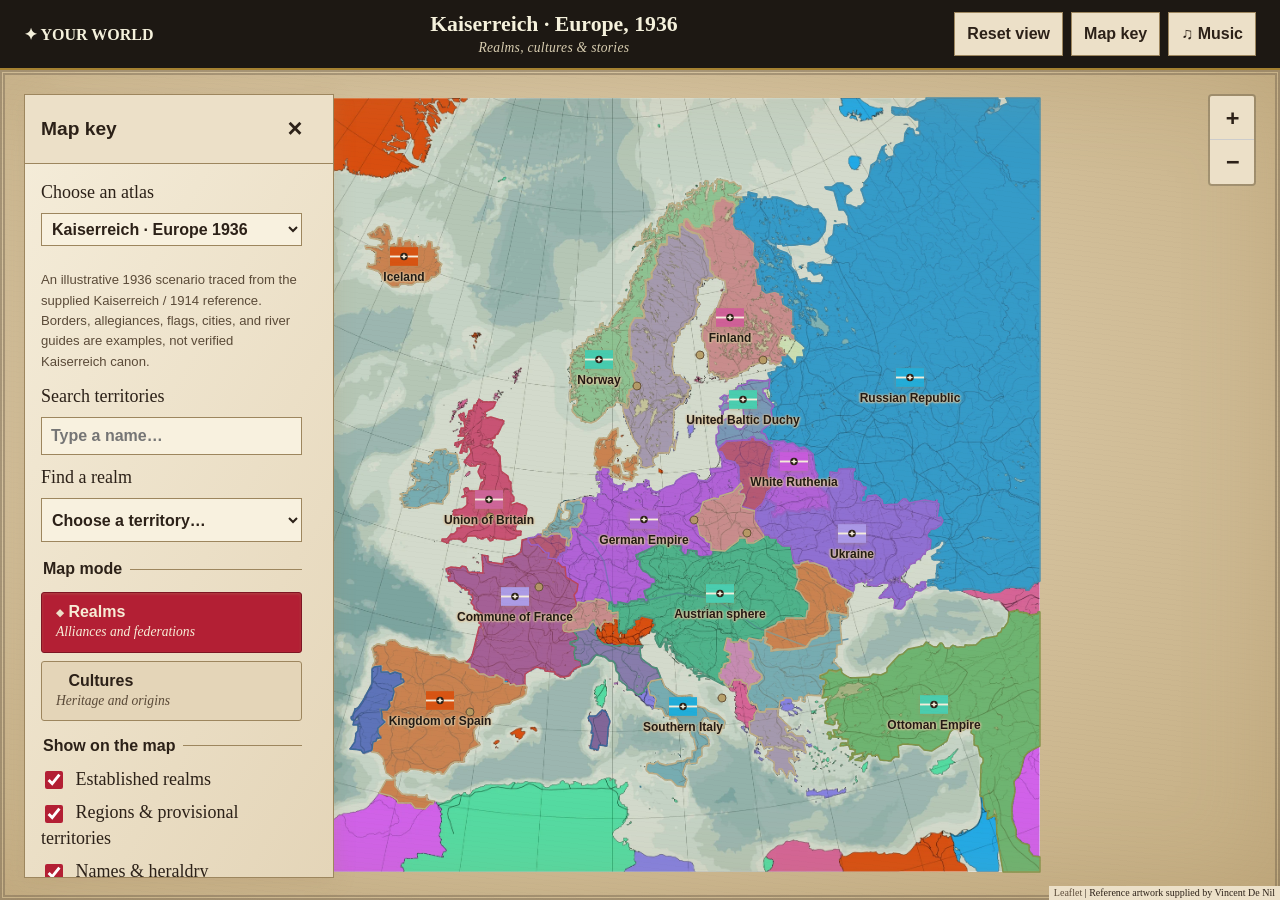
<file: world-map/index.html>
<!doctype html>
<html lang="en">
<head>
  <meta charset="utf-8"><meta name="viewport" content="width=device-width,initial-scale=1">
  <meta name="theme-color" content="#2c2118"><title>World Atlas | Your World</title>
  <meta name="description" content="Explore example worldbuilding atlases: Kaiserreich Europe 1936 and American Kingdoms North America 1477.">
  <link rel="icon" href="../assets/favicon.svg"><link rel="stylesheet" href="../vendor/leaflet.css"><link rel="stylesheet" href="atlas.css">
  <script defer src="../vendor/leaflet.js"></script><script defer src="config.js"></script><script defer src="atlas.js"></script><script defer src="music.js"></script>
  <link rel="canonical" href="https://vincentdn.github.io/worldbuilding-website-template/world-map/">

<!--
SEO CUSTOMIZATION INSTRUCTIONS FOR USERS AND THEIR AGENTS

This is example metadata for Vincent De Nil's template, not the identity of
the new user's project. When adapting a copy for another user:

1. Remove example links to Vincent's other projects from the published SEO
   graph and visible footer: dividedstates-project.com, flagmaker-print.com,
   american-kingdoms.com (including its wiki), and kaisercatcinema.com.
   Remove or replace relatedLink, isBasedOn, and any other example project
   references unless they are genuinely relevant and the user wants them.
   Audit the whole site, not just this JSON-LD block. Keep required license
   notices and accurate source provenance in the licensing documentation.

2. Replace canonical URLs, @ids, site/page names, descriptions, social images,
   repository links, and owner/creator identities with the user's own details.
   Do not leave dangling @id references or imply affiliation with Vincent's
   other projects. Keep structured data consistent with the visible page.

3. ASK the user, without making it a condition of using the template:
   "Would you like to keep a small credit linking to https://vincentdenil.com/
   and structured-data credit for Vincent De Nil as the original template
   developer? It is appreciated, but optional."

4. If they agree, retain the Vincent De Nil Person node and accurate
   SoftwareSourceCode author/creator credit for the ORIGINAL TEMPLATE.
   Describe the credit visibly as "Original template by Vincent De Nil".
   Founder/developer schema must remain truthful: do not label Vincent as
   founder, owner, or developer of the user's new world, business, or site.
   Retain founder relationships only for an original organization he actually
   founded, if that organization is relevant and accurately identified.
   If they decline, remove the optional public link and credit schema without
   asking again. The MIT copyright/license notice must still be preserved.

These instructions apply when customizing a downstream copy. The original
template demo intentionally retains its current project links and credits.
Keep this guidance outside the script: JSON-LD does not support comments.
-->
<script type="application/ld+json">{"@context":"https://schema.org","@type":"CollectionPage","@id":"https://vincentdn.github.io/worldbuilding-website-template/world-map/#page","url":"https://vincentdn.github.io/worldbuilding-website-template/world-map/","name":"Worldbuilding example atlases","isPartOf":{"@id":"https://vincentdn.github.io/worldbuilding-website-template/#website"},"author":{"@id":"https://vincentdenil.com/#vincent"},"hasPart":[{"@type":"Map","name":"Kaiserreich Europe 1936 — illustrative example","url":"https://vincentdn.github.io/worldbuilding-website-template/world-map/?map=europe"},{"@type":"Map","name":"American Kingdoms North America 1477 — illustrative example","url":"https://vincentdn.github.io/worldbuilding-website-template/world-map/?map=north-america"}]}</script>
</head>
<body>
  <header>
    <a class="atlas-brand" href="../">✦ YOUR WORLD</a>
    <div class="atlas-title"><h1 id="atlas-title">World atlas</h1><p>Realms, cultures &amp; stories</p></div>
    <nav aria-label="Atlas controls">
      <a class="map-button" id="parent-map" href="?map=north-america&amp;return=1" hidden>Back to atlas</a>
      <button id="home-view" type="button">Reset view</button>
      <button id="panel-toggle" type="button" aria-controls="panel" aria-expanded="true">Map key</button>
      <div class="music-player"><button id="music-toggle" type="button" aria-expanded="false" aria-controls="music-popover">♫ Music</button><div id="music-popover" class="music-popover" hidden><button id="music-playpause" type="button" aria-label="Play music">▶</button><label for="music-volume">Volume</label><input id="music-volume" type="range" min="0" max="100" value="18"><span id="music-track">Atlas ambience</span></div></div>
    </nav>
    <audio id="music-audio" preload="none" loop></audio>
  </header>
  <main>
    <div id="map" role="region" aria-label="Interactive atlas. Arrow keys pan; plus and minus zoom."></div>
    <aside id="panel" aria-labelledby="panel-title">
      <div class="panel-heading"><h2 id="panel-title">Map key</h2><button id="panel-close" type="button" aria-label="Close map panel">×</button></div>
      <div class="panel-body">
        <div id="key-content">
          <label for="scenario">Choose an atlas</label><select id="scenario"><option value="europe">Kaiserreich · Europe 1936</option><option value="north-america">American Kingdoms · North America 1477</option><option value="blank">Your blank world</option></select>
          <p id="scenario-description" class="reference-note"></p>
          <label for="realm-search">Search territories</label><input id="realm-search" type="search" placeholder="Type a name…">
          <label for="realm-finder">Find a realm</label><select id="realm-finder" disabled><option value="">Choose a territory…</option></select>
          <div id="region-filter-wrap" hidden><label for="region-filter">Subregion</label><select id="region-filter"><option value="">All subregions</option></select></div>
          <fieldset><legend>Map mode</legend><div class="mode-options"><label class="mode-option"><input type="radio" name="mapmode" value="realms" checked><span class="mode-option-title">Realms</span><span class="mode-option-desc">Alliances and federations</span></label><label class="mode-option"><input type="radio" name="mapmode" value="cultures"><span class="mode-option-title">Cultures</span><span class="mode-option-desc">Heritage and origins</span></label></div></fieldset>
          <fieldset><legend>Show on the map</legend>
            <label><input id="countries" type="checkbox" checked> Established realms</label><label><input id="regions" type="checkbox" checked> Regions &amp; provisional territories</label><label><input id="labels" type="checkbox" checked> Names &amp; heraldry</label><label><input id="cities" type="checkbox" checked> Cities</label><label><input id="rivers" type="checkbox" checked> River overlays</label><label id="reference-wrap" hidden><input id="reference" type="checkbox" checked> Reference image</label>
          </fieldset>
          <p id="map-detail-note" class="reference-note"></p><a id="detail-switch" href="?detail=lite">Switch to light map</a>
          <p id="scenario-note" class="reference-note"></p>
          <a id="editor-toggle" class="map-button" href="?edit=1">Open territory editor</a>
        </div>
        <section id="details" hidden aria-live="polite"><img id="detail-flag" hidden alt=""><h2 id="detail-name"></h2><p id="detail-author"></p><p id="detail-description"></p><p id="detail-culture"></p><a id="detail-link" hidden rel="noopener" target="_blank">Read the wiki article ↗</a><a id="detail-shop" hidden rel="noopener" target="_blank">Get this flag ↗</a><a id="submap-link" class="map-button map-button-red" hidden>Open duchy &amp; county map</a><button id="back-to-key" type="button">Back to map key</button></section>
        <section id="editor" hidden>
          <h2>Chart a territory</h2><p class="reference-note">Draw a polygon using the map toolbar, or select a territory. Export your changes before leaving.</p>
          <form id="edit-form"><label>Name <input id="edit-name" maxlength="100" required></label><label>Layer <select id="edit-kind"><option value="country">Established realm</option><option value="region">Region / provisional</option></select></label><label>Color <input id="edit-color" type="color" value="#b31f34"></label><label>Culture <input id="edit-culture" maxlength="100"></label><label>Alliance <input id="edit-alliance" maxlength="100"></label><label>Contributor <input id="edit-author" maxlength="100"></label><label>Description <textarea id="edit-description" maxlength="2000"></textarea></label><label>Wiki URL <input id="edit-wiki" type="url" placeholder="https://…"></label><label>Flag image URL <input id="edit-flag" placeholder="assets/flags/your-flag.svg"></label><label>Flag shop URL <input id="edit-shop" type="url" placeholder="https://…"></label><button type="submit">Apply to selected territory</button></form>
          <button id="export" type="button">Export territories</button><label class="import-label">Import territories <input id="import" type="file" accept=".json,.geojson,application/json,application/geo+json"></label><p id="editor-status" role="status"></p>
        </section>
        <p id="status" role="status">Loading atlas…</p><button id="retry" type="button" hidden>Reload atlas</button>
      </div>
    </aside>
  </main>
  <noscript>Enable JavaScript to explore the atlas. <a href="../">Return to the homepage.</a></noscript>
</body>
</html>
</file>
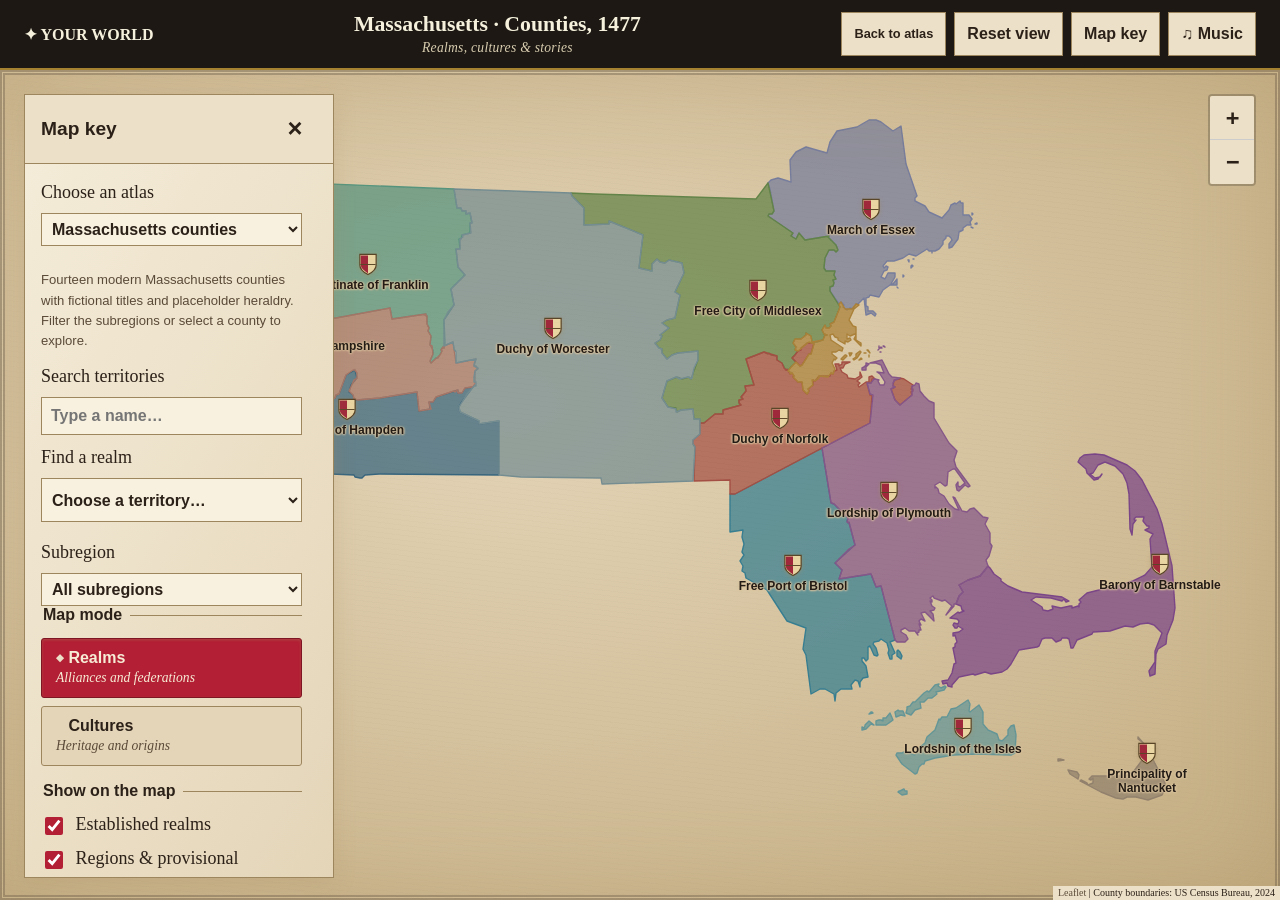
<file: world-map/massachusetts/index.html>
<!doctype html>
<html lang="en">
<head>
  <base href="../">
  <meta charset="utf-8"><meta name="viewport" content="width=device-width,initial-scale=1">
  <meta name="theme-color" content="#2c2118"><title>Massachusetts Counties, 1477 | World Atlas</title>
  <meta name="description" content="Explore example worldbuilding atlases: Kaiserreich Europe 1936 and American Kingdoms North America 1477.">
  <link rel="icon" href="../assets/favicon.svg"><link rel="stylesheet" href="../vendor/leaflet.css"><link rel="stylesheet" href="atlas.css">
  <script defer src="../vendor/leaflet.js"></script><script defer src="config.js"></script><script defer src="atlas.js"></script><script defer src="music.js"></script>
  <link rel="canonical" href="https://vincentdn.github.io/worldbuilding-website-template/world-map/massachusetts/">

<!--
SEO CUSTOMIZATION INSTRUCTIONS FOR USERS AND THEIR AGENTS

This is example metadata for Vincent De Nil's template, not the identity of
the new user's project. When adapting a copy for another user:

1. Remove example links to Vincent's other projects from the published SEO
   graph and visible footer: dividedstates-project.com, flagmaker-print.com,
   american-kingdoms.com (including its wiki), and kaisercatcinema.com.
   Remove or replace relatedLink, isBasedOn, and any other example project
   references unless they are genuinely relevant and the user wants them.
   Audit the whole site, not just this JSON-LD block. Keep required license
   notices and accurate source provenance in the licensing documentation.

2. Replace canonical URLs, @ids, site/page names, descriptions, social images,
   repository links, and owner/creator identities with the user's own details.
   Do not leave dangling @id references or imply affiliation with Vincent's
   other projects. Keep structured data consistent with the visible page.

3. ASK the user, without making it a condition of using the template:
   "Would you like to keep a small credit linking to https://vincentdenil.com/
   and structured-data credit for Vincent De Nil as the original template
   developer? It is appreciated, but optional."

4. If they agree, retain the Vincent De Nil Person node and accurate
   SoftwareSourceCode author/creator credit for the ORIGINAL TEMPLATE.
   Describe the credit visibly as "Original template by Vincent De Nil".
   Founder/developer schema must remain truthful: do not label Vincent as
   founder, owner, or developer of the user's new world, business, or site.
   Retain founder relationships only for an original organization he actually
   founded, if that organization is relevant and accurately identified.
   If they decline, remove the optional public link and credit schema without
   asking again. The MIT copyright/license notice must still be preserved.

These instructions apply when customizing a downstream copy. The original
template demo intentionally retains its current project links and credits.
Keep this guidance outside the script: JSON-LD does not support comments.
-->
<script type="application/ld+json">{"@context":"https://schema.org","@type":"Map","name":"Massachusetts counties — example atlas, 1477","url":"https://vincentdn.github.io/worldbuilding-website-template/world-map/massachusetts/","isPartOf":{"@id":"https://vincentdn.github.io/worldbuilding-website-template/world-map/#page"}}</script>
</head>
<body data-scenario="massachusetts">
  <header>
    <a class="atlas-brand" href="../">✦ YOUR WORLD</a>
    <div class="atlas-title"><h1 id="atlas-title">World atlas</h1><p>Realms, cultures &amp; stories</p></div>
    <nav aria-label="Atlas controls">
      <a class="map-button" id="parent-map" href="?map=north-america&amp;return=1" hidden>Back to atlas</a>
      <button id="home-view" type="button">Reset view</button>
      <button id="panel-toggle" type="button" aria-controls="panel" aria-expanded="true">Map key</button>
      <div class="music-player"><button id="music-toggle" type="button" aria-expanded="false" aria-controls="music-popover">♫ Music</button><div id="music-popover" class="music-popover" hidden><button id="music-playpause" type="button" aria-label="Play music">▶</button><label for="music-volume">Volume</label><input id="music-volume" type="range" min="0" max="100" value="18"><span id="music-track">Atlas ambience</span></div></div>
    </nav>
    <audio id="music-audio" preload="none" loop></audio>
  </header>
  <main>
    <div id="map" role="region" aria-label="Interactive atlas. Arrow keys pan; plus and minus zoom."></div>
    <aside id="panel" aria-labelledby="panel-title">
      <div class="panel-heading"><h2 id="panel-title">Map key</h2><button id="panel-close" type="button" aria-label="Close map panel">×</button></div>
      <div class="panel-body">
        <div id="key-content">
          <label for="scenario">Choose an atlas</label><select id="scenario"><option value="europe">Kaiserreich · Europe 1936</option><option value="north-america">American Kingdoms · North America 1477</option><option value="blank">Your blank world</option></select>
          <p id="scenario-description" class="reference-note"></p>
          <label for="realm-search">Search territories</label><input id="realm-search" type="search" placeholder="Type a name…">
          <label for="realm-finder">Find a realm</label><select id="realm-finder" disabled><option value="">Choose a territory…</option></select>
          <div id="region-filter-wrap" hidden><label for="region-filter">Subregion</label><select id="region-filter"><option value="">All subregions</option></select></div>
          <fieldset><legend>Map mode</legend><div class="mode-options"><label class="mode-option"><input type="radio" name="mapmode" value="realms" checked><span class="mode-option-title">Realms</span><span class="mode-option-desc">Alliances and federations</span></label><label class="mode-option"><input type="radio" name="mapmode" value="cultures"><span class="mode-option-title">Cultures</span><span class="mode-option-desc">Heritage and origins</span></label></div></fieldset>
          <fieldset><legend>Show on the map</legend>
            <label><input id="countries" type="checkbox" checked> Established realms</label><label><input id="regions" type="checkbox" checked> Regions &amp; provisional territories</label><label><input id="labels" type="checkbox" checked> Names &amp; heraldry</label><label><input id="cities" type="checkbox" checked> Cities</label><label><input id="rivers" type="checkbox" checked> River overlays</label><label id="reference-wrap" hidden><input id="reference" type="checkbox" checked> Reference image</label>
          </fieldset>
          <p id="map-detail-note" class="reference-note"></p><a id="detail-switch" href="?detail=lite">Switch to light map</a>
          <p id="scenario-note" class="reference-note"></p>
          <a id="editor-toggle" class="map-button" href="?edit=1">Open territory editor</a>
        </div>
        <section id="details" hidden aria-live="polite"><img id="detail-flag" hidden alt=""><h2 id="detail-name"></h2><p id="detail-author"></p><p id="detail-description"></p><p id="detail-culture"></p><a id="detail-link" hidden rel="noopener" target="_blank">Read the wiki article ↗</a><a id="detail-shop" hidden rel="noopener" target="_blank">Get this flag ↗</a><a id="submap-link" class="map-button map-button-red" hidden>Open duchy &amp; county map</a><button id="back-to-key" type="button">Back to map key</button></section>
        <section id="editor" hidden>
          <h2>Chart a territory</h2><p class="reference-note">Draw a polygon using the map toolbar, or select a territory. Export your changes before leaving.</p>
          <form id="edit-form"><label>Name <input id="edit-name" maxlength="100" required></label><label>Layer <select id="edit-kind"><option value="country">Established realm</option><option value="region">Region / provisional</option></select></label><label>Color <input id="edit-color" type="color" value="#b31f34"></label><label>Culture <input id="edit-culture" maxlength="100"></label><label>Alliance <input id="edit-alliance" maxlength="100"></label><label>Contributor <input id="edit-author" maxlength="100"></label><label>Description <textarea id="edit-description" maxlength="2000"></textarea></label><label>Wiki URL <input id="edit-wiki" type="url" placeholder="https://…"></label><label>Flag image URL <input id="edit-flag" placeholder="assets/flags/your-flag.svg"></label><label>Flag shop URL <input id="edit-shop" type="url" placeholder="https://…"></label><button type="submit">Apply to selected territory</button></form>
          <button id="export" type="button">Export territories</button><label class="import-label">Import territories <input id="import" type="file" accept=".json,.geojson,application/json,application/geo+json"></label><p id="editor-status" role="status"></p>
        </section>
        <p id="status" role="status">Loading atlas…</p><button id="retry" type="button" hidden>Reload atlas</button>
      </div>
    </aside>
  </main>
  <noscript>Enable JavaScript to explore the atlas. <a href="../">Return to the homepage.</a></noscript>
</body>
</html>
</file>
<file: styles.css>
/* ============================================================
   AMERICAN KINGDOMS, illuminated-proclamation design
   Tokens → base → components → sections → responsive
   ============================================================ */
:root{
  --ink:#14110d;         /* base dark, warm near-black        */
  --ink-2:#1d1813;       /* raised dark panel                 */
  --ink-3:#0f0c09;       /* deepest, for vignettes            */
  --parch:#ece0c8;       /* parchment page                    */
  --parch-2:#e4d5b8;     /* deeper parchment                  */
  --parch-ink:#2c2118;   /* text on parchment                 */
  --parch-ink-2:#5a4a38; /* muted text on parchment           */
  --cream:#f5f1dc;       /* text on dark (matches logo)       */
  --cream-dim:#c7bca2;   /* muted text on dark                */
  --crimson:#b31f34;     /* Union red                         */
  --crimson-2:#8f1526;   /* crimson hover / deep              */
  --gold:#c8a24a;        /* heraldic gold                     */
  --gold-2:#a58232;      /* deep gold                         */
  --navy:#1a4062;        /* deep navy                         */
  --rule:rgba(200,162,74,.42);

  --display: Georgia, serif;
  --body: Georgia, serif;
  --sans:'Helvetica Neue',Arial,sans-serif;

  --wrap:1180px;
  --pad:clamp(1.25rem,5vw,4rem);
  --sec:clamp(4.5rem,9vw,8rem);
}

*{box-sizing:border-box}
html{scroll-behavior:auto}
body{
  margin:0;
  background:var(--ink);
  color:var(--cream);
  font-family:var(--body);
  font-size:clamp(1.06rem,.55rem + .95vw,1.24rem);
  line-height:1.72;
  -webkit-font-smoothing:antialiased;
  overflow-x:hidden;
}
img{max-width:100%;display:block}
a{color:inherit}
::selection{background:var(--crimson);color:var(--cream)}

h1,h2{font-family:var(--sans);font-weight:800;line-height:1.04;margin:0}
h3{font-family:var(--sans);font-weight:600;line-height:1.08;margin:0}
p{margin:0 0 1.1em}
.wrap{max-width:var(--wrap);margin-inline:auto;padding-inline:var(--pad)}

/* --- subtle parchment grain for dark plates --- */
.plate{position:relative}
.plate::before{
  content:"";position:absolute;inset:0;z-index:0;pointer-events:none;
  background-image:
    radial-gradient(circle at 20% 30%,rgba(245,241,220,.13) 0 1px,transparent 1.5px),
    radial-gradient(circle at 75% 65%,rgba(0,0,0,.2) 0 1px,transparent 1.6px),
    repeating-linear-gradient(7deg,rgba(245,241,220,.022) 0 1px,transparent 1px 6px);
  background-size:31px 29px,43px 37px,auto;
  mix-blend-mode:soft-light;opacity:.24;
}
.plate > :not(.about-bg):not(.map-promo-bg){position:relative;z-index:1}

/* --- eyebrow + heraldic divider (the signature system) --- */
.eyebrow{
  font-family:var(--display);
  font-size:.74rem;letter-spacing:.32em;text-transform:uppercase;
  font-weight:600;color:var(--gold);
  display:flex;align-items:center;gap:.75em;margin:0 0 1.1rem;
}
.eyebrow::before{content:"";width:26px;height:1px;background:var(--gold);opacity:.7;flex:none}
.divider{display:flex;align-items:center;justify-content:center;gap:1rem;margin:0 auto;max-width:340px}
.divider::before,.divider::after{content:"";height:1px;flex:1;background:linear-gradient(90deg,transparent,var(--rule),transparent)}
.divider i{color:var(--gold);font-style:normal;font-size:.7rem;transform:rotate(45deg);display:inline-block;line-height:1}

/* --- buttons --- */
.btn{
  display:inline-flex;align-items:center;gap:.6em;
  font-family:var(--sans);font-weight:700;font-size:.82rem;
  letter-spacing:.08em;text-transform:uppercase;text-decoration:none;
  padding:.92em 1.6em;border:1px solid transparent;cursor:pointer;
}
.btn-primary{background:var(--crimson);color:var(--cream);border-color:var(--crimson)}
.btn-primary:hover{background:var(--crimson-2);border-color:var(--crimson-2)}
.btn-ghost{background:transparent;color:var(--cream);border-color:rgba(245,241,220,.4)}
.btn-ghost:hover{border-color:var(--gold);color:var(--gold)}
.btn-dark{background:var(--parch-ink);color:var(--parch);border-color:var(--parch-ink)}
.btn-dark:hover{background:#1a130c}
.btn-gold{background:transparent;color:var(--gold-2);border-color:var(--gold-2)}
.btn-gold:hover{background:var(--gold-2);color:var(--parch)}
:focus-visible{outline:2px solid var(--gold);outline-offset:3px}

/* ============================ HEADER ============================ */
.ribbon{
  background:var(--crimson);color:var(--cream);
  font-family:var(--sans);font-size:.68rem;font-weight:600;letter-spacing:.075em;
  text-transform:uppercase;text-align:center;padding:.42em 1rem;
}
.ribbon a{color:var(--cream);font-weight:700;text-underline-offset:3px}
.ribbon a:hover{color:#fff}
header{
  position:relative;z-index:50;
  background:
    radial-gradient(60% 100% at 50% 0%,rgba(91,73,57,.24),transparent 72%),
    linear-gradient(180deg,#1b1510,var(--ink));
  border-bottom:1px solid rgba(200,162,74,.45);
  padding-block:clamp(1.7rem,4vw,3rem) clamp(1.8rem,4vw,2.8rem);
}
.nav{display:flex;flex-direction:column;align-items:center;gap:clamp(1.25rem,3vw,2rem)}
.brand{display:block;text-decoration:none}
.brand img{height:clamp(105px,13vw,168px);width:auto;margin-inline:auto}
.menu-box{width:min(100%,960px);background:rgba(78,61,54,.96);border:1px solid rgba(245,241,220,.1);padding:.78rem 1.3rem}
.nav-links{display:flex;align-items:center;justify-content:center;flex-wrap:wrap;gap:.35rem 0;list-style:none;margin:0;padding:0}
.nav-links li{display:flex;align-items:center}
.nav-links li+li::before{content:"|";color:rgba(245,241,220,.38);margin-inline:clamp(.65rem,1.5vw,1.2rem);font-family:var(--sans);font-weight:500}
.nav-links a{
  text-decoration:none;font-family:var(--sans);font-weight:600;white-space:nowrap;
  font-size:1rem;letter-spacing:.01em;color:var(--cream);
  padding:.18rem .1rem .25rem;border-bottom:1px solid transparent;
}
.nav-links a:hover{color:var(--gold);border-color:var(--gold)}
.burger{display:none;background:none;border:0;color:var(--cream);cursor:pointer;padding:.25rem;margin-inline:auto}
.burger svg{width:26px;height:26px}

/* ============================ HERO ============================ */
.hero{position:relative;min-height:clamp(580px,72vh,760px);isolation:isolate;overflow:hidden}
.hero-bg{position:absolute;inset:0;z-index:-2;background:#0c0906}
.hero-bg img{width:100%;height:100%;object-fit:cover;object-position:center 28%}
.hero::after{
  content:"";position:absolute;inset:0;z-index:-1;
  background:
    linear-gradient(90deg,rgba(76,60,53,.50) 0%,rgba(76,60,53,.56) 38%,rgba(76,60,53,.72) 62%,rgba(65,49,43,.88) 100%),
    linear-gradient(180deg,rgba(76,60,53,.10),rgba(53,41,36,.26));
}
.hero-inner{display:grid;grid-template-columns:minmax(0,1.05fr) minmax(360px,.95fr);align-items:center;min-height:inherit;padding-block:clamp(3rem,7vw,5.5rem)}
.hero-copy{grid-column:2;padding-left:clamp(1rem,4vw,4rem)}
.hero h1{
  font-size:clamp(1.9rem,1.15rem + 2.5vw,3.1rem);font-weight:800;
  color:var(--cream);max-width:18ch;margin-bottom:1.4rem;text-wrap:balance;
}
.hero p.lede{font-size:clamp(1.05rem,.94rem + .35vw,1.22rem);color:var(--cream);max-width:48ch;margin-bottom:1.9rem;text-shadow:0 1px 12px rgba(0,0,0,.4)}
.hero-cta{display:flex;flex-wrap:wrap;gap:.9rem}

/* ============================ SECTIONS ============================ */
section{position:relative}
.plate{background:var(--ink)}      /* dark cinematic plate */
#gallery{border-top:1px solid rgba(200,162,74,.45)}
.page{background:var(--parch);color:var(--parch-ink)} /* parchment reading page */
.page{
  background-image:
    radial-gradient(140% 120% at 0% 0%,rgba(255,255,255,.5),transparent 55%),
    radial-gradient(120% 130% at 100% 100%,rgba(197,170,120,.28),transparent 55%);
}
.page .eyebrow{color:var(--gold-2)}
.page .eyebrow::before{background:var(--gold-2)}
.sec-pad{padding-block:var(--sec)}
.section-head{max-width:60ch}
.section-head h2{font-size:clamp(1.7rem,1rem + 2.4vw,2.9rem)}
.lead{font-size:1.18em;max-width:60ch}
.page .muted{color:var(--parch-ink-2)}
.plate .muted{color:var(--cream-dim)}

/* --- premise (parchment) with drop cap --- */
.premise .lead{max-width:64ch;margin-top:1.2rem}
.premise .lead.first::first-letter{
  font-family:var(--display);font-weight:700;color:var(--crimson);
  float:left;font-size:4.1rem;line-height:.72;padding:.35rem .55rem .1rem 0;
}
.premise-actions{display:flex;flex-wrap:wrap;gap:.8rem;margin-top:1.8rem}

/* --- The World: split plate w/ portrait + quote --- */
.world{background:linear-gradient(180deg,var(--ink),#181310);border-top:1px solid rgba(200,162,74,.45)}
.world-grid{display:grid;grid-template-columns:0.85fr 1.15fr;gap:clamp(2rem,5vw,4.5rem);align-items:center}
.portrait{position:relative}
.portrait img{width:100%;border:1px solid rgba(200,162,74,.4);box-shadow:0 24px 60px rgba(0,0,0,.6)}
.portrait::before{content:"";position:absolute;inset:-10px;border:1px solid rgba(200,162,74,.22);pointer-events:none}
blockquote.charter{
  font-family:var(--display);font-weight:400;font-size:clamp(1.15rem,.9rem + .8vw,1.55rem);
  line-height:1.4;color:var(--gold);border-left:2px solid var(--gold);
  padding-left:1.4rem;margin:0 0 1.6rem;font-style:normal;
}
blockquote.charter cite{display:block;font-family:var(--body);font-style:italic;font-size:.82rem;
  letter-spacing:.04em;color:inherit;margin-top:.9rem}

/* --- Factions --- */
.factions{background:var(--parch);color:var(--parch-ink);border-top:1px solid rgba(200,162,74,.45)}
.factions-banner{position:relative;margin:2.6rem 0 3rem;border:1px solid rgba(90,74,56,.35)}
.factions-banner img{width:100%;height:clamp(160px,26vw,340px);object-fit:cover;object-position:center 40%;filter:sepia(.18) saturate(.9)}
.factions-intro{font-size:1rem;color:var(--parch-ink-2);margin:.2rem 0 0;max-width:62ch}
.factions-intro a{color:var(--crimson);text-decoration:none;border-bottom:1px solid var(--crimson);font-weight:500}
.factions-intro a:hover{color:var(--crimson-2)}
.faction-grid{display:grid;grid-template-columns:repeat(auto-fit,minmax(230px,1fr));gap:1.4rem}
.faction{
  background:#eee2ca;
  border:1px solid rgba(90,74,56,.28);padding:1.7rem 1.6rem 1.5rem;
  position:relative;
}
.faction .rank{font-family:var(--display);font-size:.72rem;letter-spacing:.2em;color:var(--crimson);text-transform:uppercase}
.faction h3{font-size:1.32rem;margin:.35rem 0 .7rem;color:var(--parch-ink)}
.faction p{font-size:.98rem;color:var(--parch-ink-2);line-height:1.6;margin-bottom:1.1rem}
.faction a.readlink{
  font-family:var(--display);font-size:.72rem;letter-spacing:.14em;text-transform:uppercase;
  color:var(--crimson);text-decoration:none;border-bottom:1px solid transparent;
}
.faction a.readlink:hover{border-color:var(--crimson);color:var(--crimson-2)}
.featured-wiki{margin-top:clamp(2.7rem,5vw,4.2rem);padding-top:clamp(1.8rem,3vw,2.5rem);border-top:1px solid rgba(90,74,56,.25)}
.featured-wiki-label{margin:0 0 .8rem;font-family:var(--sans);font-size:.75rem;font-weight:600;letter-spacing:.23em;text-transform:uppercase;color:var(--crimson)}
.featured-wiki-list{border-bottom:1px solid rgba(90,74,56,.2)}
.featured-wiki-item{display:grid;grid-template-columns:1.2rem minmax(0,1fr);gap:.8rem;padding:1.25rem 0 1.35rem;border-top:1px solid rgba(90,74,56,.2)}
.featured-wiki-arrow{font-family:var(--sans);font-size:1rem;font-weight:600;line-height:1.45;color:var(--crimson)}
.featured-wiki-item h3{margin:0 0 .25rem;font-family:var(--sans);font-size:clamp(1.05rem,.98rem + .25vw,1.2rem);font-weight:600;line-height:1.3}
.featured-wiki-item h3 a{color:var(--parch-ink);text-decoration:none}
.featured-wiki-item h3 a:hover{color:var(--crimson)}
.featured-wiki-item p{max-width:92ch;margin:0;font-family:var(--sans);font-size:.94rem;font-weight:500;line-height:1.55;color:var(--parch-ink-2)}
.featured-wiki-source{white-space:nowrap;color:var(--crimson);text-decoration:none;border-bottom:1px solid rgba(139,30,45,.35)}
.featured-wiki-source:hover{border-color:var(--crimson-2);color:var(--crimson-2)}

/* --- Gallery --- */
.gallery-subtext{margin:.7rem 0 0;color:var(--cream-dim);font-size:1rem;line-height:1.5}
.gallery-shell{position:relative}
.gallery-grid figure[role="button"]:focus-visible{outline:2px solid var(--gold);outline-offset:4px}
.gallery-grid .g-storyboard img{object-fit:contain;background:var(--ink-2)}
.gallery-shell.is-collapsed .gallery-extra{display:none}
.gallery-shell.is-collapsed::after{content:"";position:absolute;z-index:1;inset:auto 0 0;height:min(180px,34%);background:linear-gradient(180deg,transparent,var(--ink));pointer-events:none}
.gallery-reveal{display:block;position:relative;z-index:2;margin:1.5rem auto 0;min-height:44px;padding:.7rem 1.6rem;border:1px solid rgba(200,162,74,.65);background:var(--ink-2);color:var(--cream);font:600 .875rem/1.4 var(--sans);letter-spacing:.1em;text-transform:uppercase;cursor:pointer}
.gallery-reveal[hidden]{display:none}
.gallery-shell.is-collapsed .gallery-reveal{position:absolute;bottom:20px;left:50%;transform:translateX(-50%);margin:0}
.gallery-reveal:hover{background:var(--ink);border-color:var(--gold)}

.gallery-grid{display:grid;grid-template-columns:repeat(12,1fr);gap:14px;margin-top:2.6rem}
.gallery-grid figure{margin:0;position:relative;overflow:hidden;cursor:zoom-in;border:1px solid rgba(200,162,74,.16)}
.gallery-grid img{width:100%;height:100%;object-fit:cover;filter:grayscale(.15) contrast(1.02)}
.gallery-grid figure:hover img{filter:grayscale(0) contrast(1.05)}
.g-wide{grid-column:span 8;aspect-ratio:16/9}
.g-tall{grid-column:span 4;aspect-ratio:3/4}
.g-half{grid-column:span 4;aspect-ratio:1/1}
.g-third{grid-column:span 4;aspect-ratio:16/10}
.g-landscape{grid-column:span 6;aspect-ratio:16/9}

/* --- Map promo band --- */
.map-promo{position:relative;isolation:isolate;overflow:hidden;background:#1d1813;border-top:1px solid rgba(200,162,74,.45)}
.map-promo-bg{position:absolute;inset:0;z-index:-2}
.map-promo-bg img{width:100%;height:100%;object-fit:cover;object-position:center 30%}
.map-promo::after{content:"";position:absolute;inset:0;z-index:-1;background:linear-gradient(90deg,rgba(17,14,10,.96) 0%,rgba(17,14,10,.88) 34%,rgba(17,14,10,.52) 64%,rgba(17,14,10,.1) 100%)}
.map-promo .inner{max-width:56ch}
.map-promo .inner p{color:var(--cream-dim)}
.map-promo .inner .btn{margin-top:1.6rem}
@media(max-width:700px){.map-promo::after{background:linear-gradient(180deg,rgba(15,12,9,.95) 0%,rgba(15,12,9,.9) 55%,rgba(15,12,9,.82) 100%)}}

/* --- Art prints feature --- */
.prints{background:var(--parch);color:var(--parch-ink)}
.prints + .prints{padding-top:0}
#prints{border-top:1px solid rgba(200,162,74,.45)}
.prints-grid{display:grid;grid-template-columns:repeat(2,minmax(0,1fr));gap:clamp(2rem,5vw,4rem);align-items:center}
.prints-art{margin:0;position:relative;min-width:0;width:100%;aspect-ratio:1;overflow:hidden;cursor:pointer}
.prints-art img{width:100%;height:auto;object-fit:cover;object-position:center}
.prints-art .prints-hover{position:absolute;inset:0;height:100%;opacity:0;transition:opacity .38s ease}
.prints-art:hover .prints-hover,.prints-art:focus .prints-hover{opacity:1}
.prints-art:focus-visible{outline:3px solid var(--gold-2);outline-offset:-5px}
.prints-copy{min-width:0}
.prints-copy .section-head{margin-bottom:1.2rem}
.prints-copy p a{text-decoration:underline;text-underline-offset:.18em}
.prints-copy p a:hover{color:var(--crimson)}
.prints-copy .muted{color:var(--parch-ink-2)}
.prints-divider{width:82px;height:1px;background:var(--gold-2);margin:1.7rem 0;opacity:.75}
.prints-story{color:var(--parch-ink-2)}
.prints-copy .btn{margin-top:.7rem}
.prints-actions{display:flex;flex-wrap:wrap;align-items:center;gap:.8rem}
.prints--reverse .prints-art{grid-column:2;grid-row:1}
.prints--reverse .prints-copy{grid-column:1;grid-row:1}
.flags .prints-hover{object-fit:contain;background:var(--parch)}
.btn-outline-dark{background:transparent;color:var(--parch-ink);border-color:rgba(62,46,35,.45)}
.btn-outline-dark:hover{color:var(--crimson);border-color:var(--crimson)}

/* --- Contribute / Join --- */
.join{background:linear-gradient(180deg,#181310,var(--ink));border-top:1px solid rgba(200,162,74,.45)}
.join-grid{display:grid;grid-template-columns:1.15fr .85fr;gap:clamp(2rem,5vw,4rem);align-items:center}
.join-actions{display:flex;flex-wrap:wrap;gap:.8rem;margin-top:1.8rem}
.backer-carousel{min-width:0;max-width:520px;margin-inline:auto}
.backer-carousel-head{display:flex;align-items:center;justify-content:space-between;gap:1rem;margin-bottom:.8rem}
.backer-carousel-head p{font-size:.82rem;color:var(--cream-dim);font-style:italic;margin:0}
.backer-controls .tc-btn{width:40px;height:40px}
.backer-track{display:grid;grid-auto-flow:column;grid-auto-columns:100%;overflow-x:auto;scroll-snap-type:x mandatory;
  scrollbar-width:none;cursor:grab;border:1px solid rgba(200,162,74,.35);box-shadow:0 22px 50px rgba(0,0,0,.55)}
.backer-track::-webkit-scrollbar{display:none}
.backer-track.dragging{cursor:grabbing;scroll-snap-type:none}
.backer-slide{scroll-snap-align:start;margin:0;min-width:0;background:#0c0906;cursor:zoom-in}
.backer-slide img{display:block;width:100%;height:clamp(300px,36vw,430px);object-fit:contain;background:#0c0906}
.backer-slide figcaption{min-height:3.2em;padding:.72rem 1rem;font-size:.78rem;line-height:1.45;color:var(--cream-dim);font-style:italic;text-align:center;background:var(--ink-2)}
.backer-slide:focus-visible{outline:3px solid var(--gold);outline-offset:-4px}

/* --- About KCC (dark plate w/ tavern art) --- */
.about{position:relative;isolation:isolate;overflow:hidden;background:#4a4039;border-top:1px solid rgba(200,162,74,.45)}
.about-bg{position:absolute;inset:0;z-index:-2}
.about-bg img{width:100%;height:100%;object-fit:cover;object-position:center 48%;opacity:.62;filter:grayscale(.72) sepia(.08)}
.about::after{content:"";position:absolute;inset:0;z-index:-1;background:linear-gradient(90deg,rgba(45,34,29,.88) 0%,rgba(45,34,29,.74) 42%,rgba(45,34,29,.36) 72%,rgba(45,34,29,.18) 100%)}
.about .inner{max-width:60ch}

/* --- Explore more cards --- */
.explore{background:var(--parch);color:var(--parch-ink);border-top:1px solid rgba(200,162,74,.45)}
.explore-grid{display:grid;grid-template-columns:repeat(auto-fit,minmax(280px,1fr));gap:1.6rem;margin-top:2.6rem}
.ex-card{border:1px solid rgba(90,74,56,.3);overflow:hidden;background:#f4ecda;display:flex;flex-direction:column}
.ex-card .ex-img{aspect-ratio:16/9;overflow:hidden}
.ex-card .ex-img img{width:100%;height:100%;object-fit:cover;filter:grayscale(.1)}
.ex-card .ex-img img.ex-photo{filter:none}
.ex-body{padding:1.6rem 1.6rem 1.8rem;display:flex;flex-direction:column;flex:1}
.ex-body h3{font-size:1.28rem;margin-bottom:.6rem}
.ex-body p{font-size:.98rem;color:var(--parch-ink-2);margin-bottom:1.3rem}
.ex-body p a{color:var(--crimson);font-weight:600;text-underline-offset:2px}
.ex-body p a:hover{color:var(--crimson-2)}
.ex-body .btn{margin-top:auto;align-self:flex-start}

/* --- Connect --- */
.connect{background:linear-gradient(180deg,var(--ink),var(--ink-3));border-top:1px solid rgba(200,162,74,.45)}
.connect .lead{color:var(--cream-dim)}
.connect-photo{max-width:820px;margin:2.4rem auto 2rem;position:relative}
.connect-photo img{width:100%;border:1px solid rgba(200,162,74,.4);box-shadow:0 24px 60px rgba(0,0,0,.6)}
.connect-photo::before{content:"";position:absolute;inset:-9px;border:1px solid rgba(200,162,74,.22);pointer-events:none}
.connect .inquiry{font-size:.98rem;color:var(--cream-dim);margin:1.6rem 0 0}
.connect .inquiry a{color:var(--gold);text-decoration:none;border-bottom:1px solid rgba(200,162,74,.4)}
.connect .inquiry a:hover{color:var(--cream)}
.connect .follow-line{font-family:var(--display);letter-spacing:.06em;color:var(--cream-dim);margin:0 0 1.6rem;font-size:.95rem}
.connect .follow-line a{color:var(--gold);text-decoration:none;border-bottom:1px solid rgba(200,162,74,.4)}
.connect-actions{display:flex;flex-wrap:wrap;gap:.9rem;margin:1.8rem 0 2.6rem}
.socials{display:flex;flex-wrap:wrap;gap:.7rem}
.socials a{
  display:inline-flex;align-items:center;gap:.55em;text-decoration:none;
  font-family:var(--display);font-size:.74rem;letter-spacing:.12em;text-transform:uppercase;
  color:var(--cream-dim);border:1px solid rgba(245,241,220,.16);padding:.7em 1.1em;
}
.socials a:hover{color:var(--gold);border-color:var(--gold)}
.socials svg{width:16px;height:16px;fill:currentColor}

/* --- Footer --- */
footer{background:var(--ink-3);border-top:1px solid rgba(200,162,74,.45);text-align:center;padding:3.4rem var(--pad) 2.6rem}
footer .crest-button{display:block;margin:0 auto 1rem;padding:0;border:0;background:transparent;cursor:pointer}
footer .crest{width:46px;margin:0;opacity:.9;transition:opacity .2s}
footer .crest-button:hover .crest,footer .crest-button:focus-visible .crest{opacity:1}
footer .motto{font-family:var(--display);letter-spacing:.24em;text-transform:uppercase;font-size:.8rem;color:var(--gold);margin-bottom:.7rem}
footer .fine{font-size:.82rem;color:var(--cream-dim);line-height:1.7}
footer a{color:var(--cream-dim);text-underline-offset:3px}

/* --- video facade --- */
.video-facade{position:relative;overflow:hidden;background:#0c0906;cursor:pointer}
.video-facade:focus-visible{outline:3px solid var(--gold);outline-offset:4px}
.video-facade iframe{position:absolute;inset:0;width:100%;height:100%;border:0}
.video-wrap{margin-top:2.4rem;aspect-ratio:16/9;border:1px solid rgba(200,162,74,.3)}
.video-wrap img{width:100%;height:100%;object-fit:cover;opacity:.6}
.video-facade .play{position:absolute;inset:0;display:flex;align-items:center;justify-content:center;flex-direction:column;gap:.8rem;padding:1rem;text-align:center}
.video-facade .play span{font-family:var(--sans);font-weight:700;letter-spacing:.11em;text-transform:uppercase;font-size:.78rem;color:var(--cream);text-shadow:0 2px 12px rgba(0,0,0,.9)}
.video-facade .disc{width:74px;height:74px;border-radius:50%;background:var(--crimson);display:flex;align-items:center;justify-content:center;box-shadow:0 8px 25px rgba(0,0,0,.35)}
.video-facade .disc svg{width:26px;height:26px;fill:var(--cream);margin-left:4px}
.shorts-collection{margin-top:clamp(2.8rem,6vw,4.8rem);padding-top:clamp(2rem,4vw,3rem);border-top:1px solid rgba(200,162,74,.2)}
.shorts-collection h3{font-size:clamp(1.45rem,1rem + 1.25vw,2rem);margin-bottom:.45rem}
.shorts-intro{color:var(--cream-dim);font-size:.98rem;max-width:58ch;margin:0}
.shorts-track{display:grid;grid-auto-flow:column;grid-auto-columns:minmax(190px,240px);gap:1.5rem;margin-top:1.7rem;
  overflow-x:auto;scroll-snap-type:x mandatory;padding-bottom:1rem;scrollbar-width:thin;scrollbar-color:var(--gold-2) transparent;cursor:grab}
.shorts-track.dragging{cursor:grabbing;scroll-snap-type:none}
.shorts-track::-webkit-scrollbar{height:6px}
.shorts-track::-webkit-scrollbar-thumb{background:var(--gold-2)}
.short-card{scroll-snap-align:start;margin:0;border:1px solid rgba(200,162,74,.28);background:var(--ink-2);display:flex;flex-direction:column}
.short-video{aspect-ratio:9/16}
.short-video img{width:100%;height:100%;object-fit:cover;object-position:center}
.short-video::after{content:"";position:absolute;inset:0;background:linear-gradient(180deg,rgba(15,10,7,.05),rgba(15,10,7,.28));pointer-events:none}
.short-video[data-playing]::after{display:none}
.video-facade[data-playing]{cursor:default}
.short-video .play{z-index:1}
.short-video .disc{width:58px;height:58px}
.short-video .disc svg{width:21px;height:21px}
.short-card figcaption{padding:1rem 1.05rem 1.1rem;min-height:4.9em;color:var(--cream);font-family:var(--sans);font-weight:600;font-size:.9rem;line-height:1.35}

/* --- lightbox --- */
.lightbox{position:fixed;inset:0;z-index:100;width:100%;height:100%;max-width:none;max-height:none;margin:0;border:0;background:rgba(8,6,4,.96);color:var(--cream);padding:64px 76px 30px;overflow:auto}
.lightbox::backdrop{background:rgba(8,6,4,.94)}
.lightbox[open]{display:flex;align-items:center;justify-content:center}
.lightbox figure{margin:0;max-width:100%;text-align:center}
.lightbox img{display:block;max-width:100%;max-height:calc(100dvh - 180px);width:auto;height:auto;margin:auto;object-fit:contain;border:1px solid rgba(200,162,74,.4);box-shadow:0 30px 80px rgba(0,0,0,.7)}
.lightbox figcaption{max-width:80ch;margin:1rem auto 0;font-size:.875rem;line-height:1.5;color:var(--cream-dim)}
.lightbox button{position:absolute;display:grid;place-items:center;width:48px;height:48px;background:var(--ink-2);border:1px solid rgba(200,162,74,.5);color:var(--cream);font:2rem/1 var(--body);cursor:pointer}
.lightbox button:hover{border-color:var(--gold)}
.lightbox .close{top:12px;right:16px}
.lightbox-prev{top:calc(50% - 24px);left:12px}
.lightbox-next{top:calc(50% - 24px);right:12px}
body.lightbox-open{overflow:hidden}
@media(max-width:600px){
  .lightbox{padding:70px 16px 90px}
  .lightbox img{max-height:calc(100dvh - 260px)}
  .lightbox-prev,.lightbox-next{top:auto;bottom:20px}
  .lightbox-prev{left:calc(50% - 60px)}
  .lightbox-next{right:calc(50% - 60px)}
}

/* --- reveal --- */

/* ============================ MEET THE TEAM (carousel) ============================ */
.team{background:linear-gradient(180deg,var(--ink-3),var(--ink));border-top:1px solid rgba(200,162,74,.45)}
.team-head{display:flex;align-items:flex-end;justify-content:space-between;gap:1.5rem;flex-wrap:wrap}
.team-controls{display:flex;gap:.6rem;flex:none}
.tc-btn{width:46px;height:46px;flex:none;border:1px solid rgba(200,162,74,.4);background:transparent;color:var(--gold);
  cursor:pointer;display:flex;align-items:center;justify-content:center;font-family:var(--body)}
.tc-btn:hover{background:var(--gold-2);color:var(--parch);border-color:var(--gold-2)}
.tc-btn:disabled{opacity:.3;cursor:default}
.tc-btn svg{width:20px;height:20px;fill:none;stroke:currentColor;stroke-width:1.8}
.team-track{
  display:grid;grid-auto-flow:column;grid-auto-columns:minmax(280px,320px);gap:1.5rem;
  margin-top:2.4rem;overflow-x:auto;scroll-snap-type:x mandatory;
  padding-bottom:1rem;scrollbar-width:thin;scrollbar-color:var(--gold-2) transparent;
  cursor:grab;
}
.team-track.dragging{cursor:grabbing;scroll-snap-type:none}
.team-track::-webkit-scrollbar{height:6px}
.team-track::-webkit-scrollbar-thumb{background:var(--gold-2)}
.member{scroll-snap-align:start;background:var(--ink-2);border:1px solid rgba(200,162,74,.18);
  display:flex;flex-direction:column}
.member .photo{aspect-ratio:1/1;overflow:hidden;background:#0c0906}
.member .photo img{width:100%;height:100%;object-fit:cover;filter:grayscale(.25) contrast(1.03)}
.member .m-body{padding:1.5rem 1.5rem 1.7rem;display:flex;flex-direction:column;flex:1}
.member .m-role{font-family:var(--display);font-size:.68rem;letter-spacing:.2em;text-transform:uppercase;color:var(--gold)}
.member h3{font-size:1.3rem;margin:.4rem 0 .8rem;color:var(--cream)}
.member p{font-size:.95rem;line-height:1.62;color:var(--cream-dim);margin-bottom:1rem}
.member .m-links{margin-top:auto;display:flex;flex-wrap:wrap;gap:.3rem .9rem}
.member .m-links a{font-family:var(--display);font-size:.68rem;letter-spacing:.1em;text-transform:uppercase;
  color:var(--gold);text-decoration:none;border-bottom:1px solid rgba(200,162,74,.4);padding-bottom:1px}
.member .m-links a:hover{color:var(--cream);border-color:var(--cream)}
@media (prefers-reduced-motion:reduce){.team-track{scroll-behavior:auto}}

/* --- Factions carousel (parchment) --- */
.factions .tc-btn{border-color:var(--crimson);color:var(--crimson)}
.factions .tc-btn:hover{background:var(--crimson);color:var(--cream);border-color:var(--crimson)}
.faction-track{display:grid;grid-auto-flow:column;grid-auto-columns:minmax(280px,320px);gap:1.5rem;margin-top:2.4rem;
  overflow-x:auto;scroll-snap-type:x mandatory;padding-bottom:1rem;scrollbar-width:thin;scrollbar-color:var(--crimson) transparent;cursor:grab}
.faction-track.dragging{cursor:grabbing;scroll-snap-type:none}
.faction-track::-webkit-scrollbar{height:6px}
.faction-track::-webkit-scrollbar-thumb{background:var(--crimson)}
.faction-card{scroll-snap-align:start;background:#eee2ca;border:1px solid rgba(90,74,56,.28);display:flex;flex-direction:column}
.faction-card .fc-photo{aspect-ratio:1/1;overflow:hidden;background:#0c0906}
.faction-card .fc-photo img{width:100%;height:100%;object-fit:cover}
.faction-card .fc-body{padding:1.5rem 1.5rem 1.7rem;display:flex;flex-direction:column;flex:1}
.faction-card h3{font-size:1.3rem;margin:0 0 .8rem;color:var(--parch-ink)}
.faction-card p{font-size:.95rem;color:var(--parch-ink-2);line-height:1.62;margin-bottom:1rem}
.faction-card .readlink{margin-top:auto;align-self:flex-start;font-family:var(--display);font-size:.72rem;
  letter-spacing:.14em;text-transform:uppercase;color:var(--crimson);text-decoration:none;border-bottom:1px solid transparent;padding-bottom:1px}
.faction-card .readlink:hover{border-color:var(--crimson);color:var(--crimson-2)}
@media (prefers-reduced-motion:reduce){.faction-track{scroll-behavior:auto}}
@media (prefers-reduced-motion:reduce){.shorts-track{scroll-behavior:auto}}
@media (prefers-reduced-motion:reduce){.prints-art .prints-hover{transition:none}}
@media (prefers-reduced-motion:reduce){.backer-track{scroll-behavior:auto}}

/* ============================ RESPONSIVE ============================ */
@media (max-width:900px){
  .world-grid,.join-grid{grid-template-columns:1fr}
  .join-grid .backer-carousel{order:-1}
  .prints-grid{grid-template-columns:1fr}
  .prints--reverse .prints-art,.prints--reverse .prints-copy{grid-column:auto;grid-row:auto}
  .hero-inner{grid-template-columns:minmax(0,.7fr) minmax(340px,1.3fr)}
  .hero-copy{padding-left:clamp(.5rem,3vw,2rem)}
  .world .portrait{max-width:420px;margin-inline:auto}
  .join-art{max-width:440px;margin-inline:auto}
  .g-wide{grid-column:span 12}
  .g-tall,.g-half,.g-third{grid-column:span 6}
}
@media (max-width:720px){
  header{padding-block:1.5rem}
  .brand img{height:96px}
  .menu-box{padding:.55rem .8rem}
  .nav-links{display:none}
  .nav-links.open{display:flex;flex-direction:column;gap:0;padding-top:.5rem}
  .nav-links.open li{display:block;width:100%}
  .nav-links.open li+li::before{display:none}
  .nav-links.open a{display:block;padding:.72rem 0;border-bottom:1px solid rgba(245,241,220,.12);text-align:center}
  .burger{display:block}
  /* The dedicated mobile artwork stays uncropped; only its bottom edge fades. */
  .hero{--hero-mobile-brown:#3a2d24;min-height:0;background:var(--hero-mobile-brown)}
  .hero-bg{display:block;position:relative;inset:auto;z-index:auto;background:var(--hero-mobile-brown)}
  .hero-bg img{height:auto;aspect-ratio:1920 / 1855;object-fit:contain;object-position:center}
  .hero-bg::after{content:"";position:absolute;inset:auto 0 0;height:18%;background:linear-gradient(180deg,rgba(58,45,36,0),var(--hero-mobile-brown));pointer-events:none}
  .hero::after{display:none}
  .hero-inner{position:relative;display:block;min-height:0;margin-top:clamp(-2rem,-5vw,-1rem);padding-block:0 3.5rem}
  .hero-copy{padding-left:0;max-width:600px;margin-left:auto}
  .hero h1{max-width:none}
  .hero p.lede{text-shadow:none}
  .g-tall,.g-half,.g-third,.g-wide,.g-landscape{grid-column:span 12}
  .g-half{aspect-ratio:16/10}
  .shorts-track{grid-auto-columns:minmax(160px,68vw);gap:1rem}
  .short-card figcaption{font-size:.84rem;padding:.85rem;min-height:4.6em}
}
/* ============================ NEWSLETTER MODAL ============================ */
.newsletter-modal[hidden]{display:none}
.newsletter-modal{position:fixed;inset:0;z-index:1000;display:grid;place-items:center;padding:clamp(1rem,4vw,3rem)}
.newsletter-backdrop{position:absolute;inset:0;border:0;background:rgba(47,31,22,.84);backdrop-filter:blur(9px);-webkit-backdrop-filter:blur(9px);cursor:pointer}
.newsletter-card{position:relative;display:grid;grid-template-columns:minmax(0,1.02fr) minmax(300px,.98fr);width:min(940px,100%);max-height:min(720px,calc(100vh - 2rem));overflow:auto;background:var(--paper,#f5f1dc);color:var(--ink,#29231d);border:1px solid rgba(198,155,73,.72);box-shadow:0 28px 90px rgba(16,8,4,.58)}
.newsletter-image{min-height:420px;margin:0}
.newsletter-image img{display:block;width:100%;height:100%;object-fit:cover;object-position:center}
.newsletter-copy{position:relative;z-index:1;display:flex;flex-direction:column;justify-content:center;padding:clamp(2rem,5vw,4.25rem)}
.newsletter-copy h2{margin:0 0 1rem;color:var(--brown,#3a2d24);font-size:clamp(2rem,4vw,3.25rem);font-weight:900;line-height:.98;text-transform:uppercase}
.newsletter-copy p{margin:0 0 1.6rem;font-size:clamp(1rem,1.5vw,1.12rem);line-height:1.65}
.newsletter-copy .btn{align-self:flex-start}
.newsletter-close{position:absolute;z-index:3;top:.8rem;right:.8rem;display:grid;place-items:center;width:2.65rem;height:2.65rem;padding:0;border:0;border-radius:50%;background:var(--red,#7c2924);color:#f5f1dc;font:400 1.65rem/1 Arial,sans-serif;cursor:pointer}
.newsletter-close span{display:block;line-height:1;transform:translateY(-.04em)}
.newsletter-close:hover,.newsletter-close:focus-visible{background:var(--red,#7c2924);outline:2px solid var(--gold,#c69b49);outline-offset:2px}
body.newsletter-open{overflow:hidden}

/* ============================ NEWSLETTER FORM ============================ */
.sr-only{position:absolute;width:1px;height:1px;padding:0;overflow:hidden;clip-path:inset(50%);white-space:nowrap;border:0}
.newsletter-form-row{display:flex;flex-wrap:wrap;justify-content:center;gap:.7rem;max-width:26rem;margin:0 auto}
.newsletter-copy .newsletter-form-row{justify-content:flex-start;margin:0}
.newsletter-form-row input[type=email]{flex:1;min-width:12rem;padding:.92rem 1.1em;border:1px solid rgba(200,162,74,.4);background:#fdfbf1;color:var(--parch-ink);font:400 1rem/1.4rem var(--sans)}
.newsletter-form-row input[type=email]::placeholder{color:var(--parch-ink-2)}
.newsletter-form .btn{flex:none}
/* Match the button's box height to the input's exactly: both sides use
   rem/absolute units for padding and line-height rather than the .btn
   default's em (which is relative to the button's own smaller uppercase
   font-size and so came out shorter than the input). */
.newsletter-form-row .btn{padding-block:.92rem;line-height:1.4rem}
.newsletter-form button:disabled{opacity:.6;cursor:default}
.newsletter-hp{position:absolute;left:-9999px;width:1px;height:1px;overflow:hidden}
.newsletter-error{margin:.9rem 0 0;color:#e2a5a5;font-size:.92rem}
.newsletter-success-title{margin:0 0 .4rem;color:var(--cream);font-family:var(--display);font-size:1.4rem}
.newsletter-success-copy{margin:0;color:var(--cream-dim);font-size:.98rem}
@media(max-width:560px){.newsletter-form-row{flex-direction:column}}
@media (max-width:720px){
  .newsletter-modal{padding:.75rem}
  .newsletter-card{grid-template-columns:1fr;max-height:calc(100vh - 1.5rem)}
  .newsletter-image{min-height:0;height:clamp(190px,35vh,280px)}
  .newsletter-copy{padding:1.65rem 1.5rem 2rem}
  .newsletter-copy h2{font-size:clamp(1.65rem,8vw,2.25rem)}
}
@media (prefers-reduced-motion:no-preference){
  .newsletter-card{animation:newsletter-in .28s ease-out both}
  @keyframes newsletter-in{from{opacity:0;transform:translateY(18px) scale(.985)}to{opacity:1;transform:none}}
}

.template-brand{font:clamp(2rem,6vw,3.8rem) Georgia,serif;letter-spacing:.14em;text-align:center;padding:1rem 0}.demo-notice{font:.8rem/1.6 Arial,sans-serif;color:var(--cream-dim);max-width:70ch;margin:1rem auto}.template-footer{font:.9rem/1.8 Arial,sans-serif}.template-footer p{margin:1rem auto}.template-footer a{color:var(--gold)}.template-footer nav{line-height:2}.atlas-cards{display:grid;grid-template-columns:1fr 1fr;gap:1.5rem;margin-top:2rem}.atlas-card{display:block;text-decoration:none;color:var(--parch-ink);border:1px solid #9d8961;background:#f4e9d4;padding:1.4rem}.atlas-card:hover{color:var(--parch-ink);border-color:var(--crimson)}.atlas-card img{width:100%;height:260px;object-fit:cover;margin-bottom:1.5rem}.atlas-card p{font-size:1rem}.atlas-card strong{font:.9rem Arial,sans-serif;color:var(--crimson)}html:not(.js) .nav-links{display:flex}html:not(.js) .burger{display:none}.newsletter-error{display:block;color:var(--cream);padding-top:.8rem}.newsletter-error[hidden]{display:none}:focus-visible{outline:3px solid var(--gold);outline-offset:4px}@media(max-width:720px){.atlas-cards{grid-template-columns:1fr}.atlas-card img{height:230px}.hero p.lede{font-size:1.1rem}}
</file>
<file: vendor/leaflet.css>
/* required styles */

.leaflet-pane,
.leaflet-tile,
.leaflet-marker-icon,
.leaflet-marker-shadow,
.leaflet-tile-container,
.leaflet-pane > svg,
.leaflet-pane > canvas,
.leaflet-zoom-box,
.leaflet-image-layer,
.leaflet-layer {
	position: absolute;
	left: 0;
	top: 0;
	}
.leaflet-container {
	overflow: hidden;
	}
.leaflet-tile,
.leaflet-marker-icon,
.leaflet-marker-shadow {
	-webkit-user-select: none;
	   -moz-user-select: none;
	        user-select: none;
	  -webkit-user-drag: none;
	}
/* Prevents IE11 from highlighting tiles in blue */
.leaflet-tile::selection {
	background: transparent;
}
/* Safari renders non-retina tile on retina better with this, but Chrome is worse */
.leaflet-safari .leaflet-tile {
	image-rendering: -webkit-optimize-contrast;
	}
/* hack that prevents hw layers "stretching" when loading new tiles */
.leaflet-safari .leaflet-tile-container {
	width: 1600px;
	height: 1600px;
	-webkit-transform-origin: 0 0;
	}
.leaflet-marker-icon,
.leaflet-marker-shadow {
	display: block;
	}
/* .leaflet-container svg: reset svg max-width decleration shipped in Joomla! (joomla.org) 3.x */
/* .leaflet-container img: map is broken in FF if you have max-width: 100% on tiles */
.leaflet-container .leaflet-overlay-pane svg {
	max-width: none !important;
	max-height: none !important;
	}
.leaflet-container .leaflet-marker-pane img,
.leaflet-container .leaflet-shadow-pane img,
.leaflet-container .leaflet-tile-pane img,
.leaflet-container img.leaflet-image-layer,
.leaflet-container .leaflet-tile {
	max-width: none !important;
	max-height: none !important;
	width: auto;
	padding: 0;
	}

.leaflet-container img.leaflet-tile {
	/* See: https://bugs.chromium.org/p/chromium/issues/detail?id=600120 */
	mix-blend-mode: plus-lighter;
}

.leaflet-container.leaflet-touch-zoom {
	-ms-touch-action: pan-x pan-y;
	touch-action: pan-x pan-y;
	}
.leaflet-container.leaflet-touch-drag {
	-ms-touch-action: pinch-zoom;
	/* Fallback for FF which doesn't support pinch-zoom */
	touch-action: none;
	touch-action: pinch-zoom;
}
.leaflet-container.leaflet-touch-drag.leaflet-touch-zoom {
	-ms-touch-action: none;
	touch-action: none;
}
.leaflet-container {
	-webkit-tap-highlight-color: transparent;
}
.leaflet-container a {
	-webkit-tap-highlight-color: rgba(51, 181, 229, 0.4);
}
.leaflet-tile {
	filter: inherit;
	visibility: hidden;
	}
.leaflet-tile-loaded {
	visibility: inherit;
	}
.leaflet-zoom-box {
	width: 0;
	height: 0;
	-moz-box-sizing: border-box;
	     box-sizing: border-box;
	z-index: 800;
	}
/* workaround for https://bugzilla.mozilla.org/show_bug.cgi?id=888319 */
.leaflet-overlay-pane svg {
	-moz-user-select: none;
	}

.leaflet-pane         { z-index: 400; }

.leaflet-tile-pane    { z-index: 200; }
.leaflet-overlay-pane { z-index: 400; }
.leaflet-shadow-pane  { z-index: 500; }
.leaflet-marker-pane  { z-index: 600; }
.leaflet-tooltip-pane   { z-index: 650; }
.leaflet-popup-pane   { z-index: 700; }

.leaflet-map-pane canvas { z-index: 100; }
.leaflet-map-pane svg    { z-index: 200; }

.leaflet-vml-shape {
	width: 1px;
	height: 1px;
	}
.lvml {
	behavior: url(#default#VML);
	display: inline-block;
	position: absolute;
	}


/* control positioning */

.leaflet-control {
	position: relative;
	z-index: 800;
	pointer-events: visiblePainted; /* IE 9-10 doesn't have auto */
	pointer-events: auto;
	}
.leaflet-top,
.leaflet-bottom {
	position: absolute;
	z-index: 1000;
	pointer-events: none;
	}
.leaflet-top {
	top: 0;
	}
.leaflet-right {
	right: 0;
	}
.leaflet-bottom {
	bottom: 0;
	}
.leaflet-left {
	left: 0;
	}
.leaflet-control {
	float: left;
	clear: both;
	}
.leaflet-right .leaflet-control {
	float: right;
	}
.leaflet-top .leaflet-control {
	margin-top: 10px;
	}
.leaflet-bottom .leaflet-control {
	margin-bottom: 10px;
	}
.leaflet-left .leaflet-control {
	margin-left: 10px;
	}
.leaflet-right .leaflet-control {
	margin-right: 10px;
	}


/* zoom and fade animations */

.leaflet-fade-anim .leaflet-popup {
	opacity: 0;
	-webkit-transition: opacity 0.2s linear;
	   -moz-transition: opacity 0.2s linear;
	        transition: opacity 0.2s linear;
	}
.leaflet-fade-anim .leaflet-map-pane .leaflet-popup {
	opacity: 1;
	}
.leaflet-zoom-animated {
	-webkit-transform-origin: 0 0;
	    -ms-transform-origin: 0 0;
	        transform-origin: 0 0;
	}
svg.leaflet-zoom-animated {
	will-change: transform;
}

.leaflet-zoom-anim .leaflet-zoom-animated {
	-webkit-transition: -webkit-transform 0.25s cubic-bezier(0,0,0.25,1);
	   -moz-transition:    -moz-transform 0.25s cubic-bezier(0,0,0.25,1);
	        transition:         transform 0.25s cubic-bezier(0,0,0.25,1);
	}
.leaflet-zoom-anim .leaflet-tile,
.leaflet-pan-anim .leaflet-tile {
	-webkit-transition: none;
	   -moz-transition: none;
	        transition: none;
	}

.leaflet-zoom-anim .leaflet-zoom-hide {
	visibility: hidden;
	}


/* cursors */

.leaflet-interactive {
	cursor: pointer;
	}
.leaflet-grab {
	cursor: -webkit-grab;
	cursor:    -moz-grab;
	cursor:         grab;
	}
.leaflet-crosshair,
.leaflet-crosshair .leaflet-interactive {
	cursor: crosshair;
	}
.leaflet-popup-pane,
.leaflet-control {
	cursor: auto;
	}
.leaflet-dragging .leaflet-grab,
.leaflet-dragging .leaflet-grab .leaflet-interactive,
.leaflet-dragging .leaflet-marker-draggable {
	cursor: move;
	cursor: -webkit-grabbing;
	cursor:    -moz-grabbing;
	cursor:         grabbing;
	}

/* marker & overlays interactivity */
.leaflet-marker-icon,
.leaflet-marker-shadow,
.leaflet-image-layer,
.leaflet-pane > svg path,
.leaflet-tile-container {
	pointer-events: none;
	}

.leaflet-marker-icon.leaflet-interactive,
.leaflet-image-layer.leaflet-interactive,
.leaflet-pane > svg path.leaflet-interactive,
svg.leaflet-image-layer.leaflet-interactive path {
	pointer-events: visiblePainted; /* IE 9-10 doesn't have auto */
	pointer-events: auto;
	}

/* visual tweaks */

.leaflet-container {
	background: #ddd;
	outline-offset: 1px;
	}
.leaflet-container a {
	color: #0078A8;
	}
.leaflet-zoom-box {
	border: 2px dotted #38f;
	background: rgba(255,255,255,0.5);
	}


/* general typography */
.leaflet-container {
	font-family: "Helvetica Neue", Arial, Helvetica, sans-serif;
	font-size: 12px;
	font-size: 0.75rem;
	line-height: 1.5;
	}


/* general toolbar styles */

.leaflet-bar {
	box-shadow: 0 1px 5px rgba(0,0,0,0.65);
	border-radius: 4px;
	}
.leaflet-bar a {
	background-color: #fff;
	border-bottom: 1px solid #ccc;
	width: 26px;
	height: 26px;
	line-height: 26px;
	display: block;
	text-align: center;
	text-decoration: none;
	color: black;
	}
.leaflet-bar a,
.leaflet-control-layers-toggle {
	background-position: 50% 50%;
	background-repeat: no-repeat;
	display: block;
	}
.leaflet-bar a:hover,
.leaflet-bar a:focus {
	background-color: #f4f4f4;
	}
.leaflet-bar a:first-child {
	border-top-left-radius: 4px;
	border-top-right-radius: 4px;
	}
.leaflet-bar a:last-child {
	border-bottom-left-radius: 4px;
	border-bottom-right-radius: 4px;
	border-bottom: none;
	}
.leaflet-bar a.leaflet-disabled {
	cursor: default;
	background-color: #f4f4f4;
	color: #bbb;
	}

.leaflet-touch .leaflet-bar a {
	width: 30px;
	height: 30px;
	line-height: 30px;
	}
.leaflet-touch .leaflet-bar a:first-child {
	border-top-left-radius: 2px;
	border-top-right-radius: 2px;
	}
.leaflet-touch .leaflet-bar a:last-child {
	border-bottom-left-radius: 2px;
	border-bottom-right-radius: 2px;
	}

/* zoom control */

.leaflet-control-zoom-in,
.leaflet-control-zoom-out {
	font: bold 18px 'Lucida Console', Monaco, monospace;
	text-indent: 1px;
	}

.leaflet-touch .leaflet-control-zoom-in, .leaflet-touch .leaflet-control-zoom-out  {
	font-size: 22px;
	}


/* layers control */

.leaflet-control-layers {
	box-shadow: 0 1px 5px rgba(0,0,0,0.4);
	background: #fff;
	border-radius: 5px;
	}
.leaflet-control-layers-toggle {
	background-image: url(images/layers.png);
	width: 36px;
	height: 36px;
	}
.leaflet-retina .leaflet-control-layers-toggle {
	background-image: url(images/layers-2x.png);
	background-size: 26px 26px;
	}
.leaflet-touch .leaflet-control-layers-toggle {
	width: 44px;
	height: 44px;
	}
.leaflet-control-layers .leaflet-control-layers-list,
.leaflet-control-layers-expanded .leaflet-control-layers-toggle {
	display: none;
	}
.leaflet-control-layers-expanded .leaflet-control-layers-list {
	display: block;
	position: relative;
	}
.leaflet-control-layers-expanded {
	padding: 6px 10px 6px 6px;
	color: #333;
	background: #fff;
	}
.leaflet-control-layers-scrollbar {
	overflow-y: scroll;
	overflow-x: hidden;
	padding-right: 5px;
	}
.leaflet-control-layers-selector {
	margin-top: 2px;
	position: relative;
	top: 1px;
	}
.leaflet-control-layers label {
	display: block;
	font-size: 13px;
	font-size: 1.08333em;
	}
.leaflet-control-layers-separator {
	height: 0;
	border-top: 1px solid #ddd;
	margin: 5px -10px 5px -6px;
	}

/* Default icon URLs */
.leaflet-default-icon-path { /* used only in path-guessing heuristic, see L.Icon.Default */
	background-image: url(images/marker-icon.png);
	}


/* attribution and scale controls */

.leaflet-container .leaflet-control-attribution {
	background: #fff;
	background: rgba(255, 255, 255, 0.8);
	margin: 0;
	}
.leaflet-control-attribution,
.leaflet-control-scale-line {
	padding: 0 5px;
	color: #333;
	line-height: 1.4;
	}
.leaflet-control-attribution a {
	text-decoration: none;
	}
.leaflet-control-attribution a:hover,
.leaflet-control-attribution a:focus {
	text-decoration: underline;
	}
.leaflet-attribution-flag {
	display: inline !important;
	vertical-align: baseline !important;
	width: 1em;
	height: 0.6669em;
	}
.leaflet-left .leaflet-control-scale {
	margin-left: 5px;
	}
.leaflet-bottom .leaflet-control-scale {
	margin-bottom: 5px;
	}
.leaflet-control-scale-line {
	border: 2px solid #777;
	border-top: none;
	line-height: 1.1;
	padding: 2px 5px 1px;
	white-space: nowrap;
	-moz-box-sizing: border-box;
	     box-sizing: border-box;
	background: rgba(255, 255, 255, 0.8);
	text-shadow: 1px 1px #fff;
	}
.leaflet-control-scale-line:not(:first-child) {
	border-top: 2px solid #777;
	border-bottom: none;
	margin-top: -2px;
	}
.leaflet-control-scale-line:not(:first-child):not(:last-child) {
	border-bottom: 2px solid #777;
	}

.leaflet-touch .leaflet-control-attribution,
.leaflet-touch .leaflet-control-layers,
.leaflet-touch .leaflet-bar {
	box-shadow: none;
	}
.leaflet-touch .leaflet-control-layers,
.leaflet-touch .leaflet-bar {
	border: 2px solid rgba(0,0,0,0.2);
	background-clip: padding-box;
	}


/* popup */

.leaflet-popup {
	position: absolute;
	text-align: center;
	margin-bottom: 20px;
	}
.leaflet-popup-content-wrapper {
	padding: 1px;
	text-align: left;
	border-radius: 12px;
	}
.leaflet-popup-content {
	margin: 13px 24px 13px 20px;
	line-height: 1.3;
	font-size: 13px;
	font-size: 1.08333em;
	min-height: 1px;
	}
.leaflet-popup-content p {
	margin: 17px 0;
	margin: 1.3em 0;
	}
.leaflet-popup-tip-container {
	width: 40px;
	height: 20px;
	position: absolute;
	left: 50%;
	margin-top: -1px;
	margin-left: -20px;
	overflow: hidden;
	pointer-events: none;
	}
.leaflet-popup-tip {
	width: 17px;
	height: 17px;
	padding: 1px;

	margin: -10px auto 0;
	pointer-events: auto;

	-webkit-transform: rotate(45deg);
	   -moz-transform: rotate(45deg);
	    -ms-transform: rotate(45deg);
	        transform: rotate(45deg);
	}
.leaflet-popup-content-wrapper,
.leaflet-popup-tip {
	background: white;
	color: #333;
	box-shadow: 0 3px 14px rgba(0,0,0,0.4);
	}
.leaflet-container a.leaflet-popup-close-button {
	position: absolute;
	top: 0;
	right: 0;
	border: none;
	text-align: center;
	width: 24px;
	height: 24px;
	font: 16px/24px Tahoma, Verdana, sans-serif;
	color: #757575;
	text-decoration: none;
	background: transparent;
	}
.leaflet-container a.leaflet-popup-close-button:hover,
.leaflet-container a.leaflet-popup-close-button:focus {
	color: #585858;
	}
.leaflet-popup-scrolled {
	overflow: auto;
	}

.leaflet-oldie .leaflet-popup-content-wrapper {
	-ms-zoom: 1;
	}
.leaflet-oldie .leaflet-popup-tip {
	width: 24px;
	margin: 0 auto;

	-ms-filter: "progid:DXImageTransform.Microsoft.Matrix(M11=0.70710678, M12=0.70710678, M21=-0.70710678, M22=0.70710678)";
	filter: progid:DXImageTransform.Microsoft.Matrix(M11=0.70710678, M12=0.70710678, M21=-0.70710678, M22=0.70710678);
	}

.leaflet-oldie .leaflet-control-zoom,
.leaflet-oldie .leaflet-control-layers,
.leaflet-oldie .leaflet-popup-content-wrapper,
.leaflet-oldie .leaflet-popup-tip {
	border: 1px solid #999;
	}


/* div icon */

.leaflet-div-icon {
	background: #fff;
	border: 1px solid #666;
	}


/* Tooltip */
/* Base styles for the element that has a tooltip */
.leaflet-tooltip {
	position: absolute;
	padding: 6px;
	background-color: #fff;
	border: 1px solid #fff;
	border-radius: 3px;
	color: #222;
	white-space: nowrap;
	-webkit-user-select: none;
	-moz-user-select: none;
	-ms-user-select: none;
	user-select: none;
	pointer-events: none;
	box-shadow: 0 1px 3px rgba(0,0,0,0.4);
	}
.leaflet-tooltip.leaflet-interactive {
	cursor: pointer;
	pointer-events: auto;
	}
.leaflet-tooltip-top:before,
.leaflet-tooltip-bottom:before,
.leaflet-tooltip-left:before,
.leaflet-tooltip-right:before {
	position: absolute;
	pointer-events: none;
	border: 6px solid transparent;
	background: transparent;
	content: "";
	}

/* Directions */

.leaflet-tooltip-bottom {
	margin-top: 6px;
}
.leaflet-tooltip-top {
	margin-top: -6px;
}
.leaflet-tooltip-bottom:before,
.leaflet-tooltip-top:before {
	left: 50%;
	margin-left: -6px;
	}
.leaflet-tooltip-top:before {
	bottom: 0;
	margin-bottom: -12px;
	border-top-color: #fff;
	}
.leaflet-tooltip-bottom:before {
	top: 0;
	margin-top: -12px;
	margin-left: -6px;
	border-bottom-color: #fff;
	}
.leaflet-tooltip-left {
	margin-left: -6px;
}
.leaflet-tooltip-right {
	margin-left: 6px;
}
.leaflet-tooltip-left:before,
.leaflet-tooltip-right:before {
	top: 50%;
	margin-top: -6px;
	}
.leaflet-tooltip-left:before {
	right: 0;
	margin-right: -12px;
	border-left-color: #fff;
	}
.leaflet-tooltip-right:before {
	left: 0;
	margin-left: -12px;
	border-right-color: #fff;
	}

/* Printing */

@media print {
	/* Prevent printers from removing background-images of controls. */
	.leaflet-control {
		-webkit-print-color-adjust: exact;
		print-color-adjust: exact;
		}
	}
</file>
<file: world-map/atlas.css>
:root{--ink:#2c2118;--muted:#5a4a38;--parch:#ece0c8;--parch-2:#e4d5b8;--gold:#a58232;--red:#b31f34;--body:Georgia,serif;--sans:Arial,sans-serif;--display:Georgia,serif}
.map-button{display:inline-flex;align-items:center;justify-content:center;min-height:44px;padding:9px 12px;border:1px solid #9d865e;background:var(--parch);color:var(--ink);font:600 1rem/1.3 var(--sans);text-decoration:none;text-align:center}
.map-button:hover{background:var(--parch-2)}
.map-button-red{background:var(--red);border-color:#7d1523;color:#fff;margin-top:16px;width:100%}
.map-button-red:hover{background:#8b1728}
.site-menu-wrap{position:relative}
.site-menu{position:absolute;top:calc(100% + 6px);right:0;z-index:1200;list-style:none;margin:0;padding:6px;
  min-width:190px;max-width:calc(100vw - 20px);background:var(--parch);border:1px solid #9d865e;box-shadow:0 4px 20px #a78b6040}
.site-menu li{margin:0}
.site-menu a{display:block;padding:8px 10px;font:600 .88rem var(--sans);color:var(--ink);text-decoration:none;white-space:nowrap}
.site-menu a:hover{background:var(--parch-2);color:var(--red)}
/* --- Background music player (map pages only) --- */
.music-player{position:relative}
.music-popover{position:absolute;top:calc(100% + 6px);right:0;z-index:1200;display:flex;align-items:center;gap:10px;padding:10px 14px;background:var(--parch);border:1px solid #9d865e;box-shadow:0 4px 20px #a78b6040;white-space:nowrap}
.music-popover button{min-height:36px;min-width:36px;padding:4px;font-size:1.1rem;line-height:1}
.music-popover label{margin:0;font-size:.78rem;color:var(--muted)}
.music-popover input[type=range]{accent-color:var(--red);width:100px;vertical-align:middle}
.music-track{font:italic .78rem var(--body);color:var(--muted);max-width:150px;overflow:hidden;text-overflow:ellipsis}
@media(max-width:700px){nav{position:relative}.music-player{position:static}.music-popover{left:12px;right:12px;top:calc(100% + 6px);justify-content:center}.music-track{display:none}}
*{box-sizing:border-box}body{margin:0;color:var(--ink);font:18px/1.4 var(--body);height:100dvh;display:flex;flex-direction:column;background:var(--parch)}
::selection{background:var(--red);color:#f5f1dc}
#alpha-banner{flex:none;background:var(--red);color:#fff;text-align:center;font:600 .85rem/1.4 var(--sans);padding:8px 16px;letter-spacing:.01em;z-index:1001}
header{display:flex;align-items:center;justify-content:space-between;gap:1rem;padding:12px 24px;background:#1d1813;color:#f5f1dc;border-bottom:2px solid var(--gold);z-index:1000}header img{display:block;width:150px;height:64px}h1{font:600 clamp(1rem,2vw,1.6rem) var(--display);margin:0}h2{font:800 1.4rem var(--sans);margin:0 0 .6rem}.atlas-title{display:flex;flex-direction:column;align-items:center;gap:.2rem;text-align:center}.atlas-title p{margin:0;font:italic .85rem var(--body);color:#d8cdb0;letter-spacing:.02em}nav{display:flex;gap:8px}button,input,select,textarea{font:600 1rem var(--sans)}button{padding:9px 12px;min-height:44px;cursor:pointer;color:var(--ink);border:1px solid #9d865e;background:var(--parch)}button:hover{background:var(--parch-2)}a{color:var(--red);text-underline-offset:3px}:focus-visible{outline:3px solid var(--red);outline-offset:3px}main{position:relative;flex:1;min-height:0;overflow:hidden}#map{position:absolute;inset:0;background:radial-gradient(ellipse at 40% 40%,#e4d5b8,#c3ac80);font-family:var(--body)}#map::after{content:'';position:absolute;inset:0;z-index:450;pointer-events:none;box-shadow:inset 0 0 90px #a78b6040;border:10px double #5a4a3860;background:repeating-linear-gradient(7deg,#2c211803 0 1px,transparent 1px 5px)}
#panel{position:absolute;left:24px;top:24px;width:280px;max-height:calc(100% - 76px);overflow:auto;padding:22px;z-index:800;background:linear-gradient(120deg,#f5edda,#e4d5b8);border:1px solid #9d865e;box-shadow:0 4px 20px #a78b6038}p{margin:0 0 1rem}fieldset{border:0;border-top:1px solid #9d865e;padding:12px 0;margin:0}legend{font:600 1rem var(--sans);padding-right:8px}label{display:block;margin:0 0 8px}input[type=checkbox],input[type=radio]{accent-color:var(--red);width:18px;height:18px;vertical-align:middle;margin-right:8px}.mode-hint{margin:0 0 8px;font-style:italic;color:var(--muted);font-size:.9rem}#status{font-style:italic;color:var(--muted)}#details,#editor{border-top:1px solid #9d865e;padding-top:18px;margin-top:18px}.wiki{display:block;margin-top:20px;font:600 1rem var(--sans)}#edit-form input:not([type=color]),textarea,select{width:100%;background:#f8f1df;border:1px solid #9d865e;padding:6px;color:var(--ink)}textarea{min-height:90px}#export{margin-top:12px}
.leaflet-control-zoom a,.leaflet-control-attribution{background:var(--parch)!important;color:var(--ink)!important}.leaflet-control-zoom a{width:44px!important;height:44px!important;line-height:44px!important}.leaflet-control-attribution a{color:var(--muted)}.leaflet-top.leaflet-right{top:14px;right:14px}.territory-tooltip{background:var(--parch);border:1px solid var(--gold);color:var(--ink);box-shadow:0 3px 12px #a78b6040;padding:10px 14px;white-space:normal;min-width:150px;max-width:240px;font:18px/1.3 var(--body)}.territory-tooltip strong{display:block;font:800 18px var(--sans)}.territory-tooltip::before{display:none}.leaflet-interactive:focus{outline:none;stroke:var(--red);stroke-width:4}
@media(max-width:700px){#alpha-banner{font-size:.72rem;padding:6px 10px}header{padding:8px 12px;gap:8px;flex-wrap:wrap}header img{width:100px;height:43px}h1{font-size:1rem}.atlas-title p{display:none}nav{width:100%;justify-content:flex-end}nav button{padding:6px 12px}#panel{left:12px;top:12px;width:min(280px,calc(100% - 86px));max-height:calc(100% - 60px);padding:16px}.leaflet-control-attribution{font-size:11px}}
[hidden]{display:none!important}

.territory-tooltip strong{margin-bottom:5px}
.territory-preview{width:210px;max-width:100%}
.territory-preview-flag{display:block;width:72px;height:44px;object-fit:contain;object-position:left center;margin-bottom:8px}
.territory-preview-summary{display:block;white-space:nowrap;overflow:hidden;text-overflow:ellipsis;font-size:16px}
.state-label-marker{background:none;border:0;pointer-events:none!important}
.state-map-label{display:flex;flex-direction:column;align-items:center;justify-content:center;gap:3px;width:140px;height:68px;text-align:center;white-space:normal;color:#231b15;font:800 14px/1.15 var(--sans);text-shadow:0 1px 2px #d8c29d,1px 0 2px #d8c29d,-1px 0 2px #d8c29d;pointer-events:none}
.state-map-label img{display:block;flex:none;filter:drop-shadow(0 1px 2px #a78b6073)}

/* A bounded panel with one purpose at a time; its contents scroll independently. */
#panel{display:flex;flex-direction:column;padding:0;overflow:hidden}
.panel-heading{display:flex;align-items:center;justify-content:space-between;gap:12px;flex:none;padding:12px 16px;border-bottom:1px solid #9d865e;background:var(--parch)}
.panel-heading h2{margin:0;font-size:1.2rem}.panel-heading button{flex:none;padding:0;width:44px;font-size:1.6rem;line-height:1;border:0;background:transparent}
.panel-body{padding:16px;overflow-y:auto;overscroll-behavior:contain;min-height:0;scrollbar-gutter:stable}
#details{margin:0;padding:0;border:0}#detail-name{font-size:1.25rem}#detail-author{margin:-.2rem 0 .6rem;font-style:italic;font-size:.9rem;color:var(--muted)}#detail-author a{font-weight:600}#detail-description{margin-bottom:.5rem}
.flag-buy{display:block;margin:-4px 0 12px;font:italic 500 .78rem var(--body);color:var(--muted);text-decoration:none;border-bottom:1px dotted var(--muted);width:max-content}
.flag-buy:hover{color:var(--red);border-color:var(--red)}
#detail-flag,.welcome-flag{display:block;width:110px;height:66px;object-fit:cover;margin-bottom:10px;border:1px solid var(--gold);box-shadow:0 2px 8px #a78b6059}
#welcome-title{font-size:1.25rem}
@media(max-width:700px){
 #panel{top:auto;bottom:26px;left:12px;right:12px;width:auto;max-height:min(45%,22rem);padding:0}
 .panel-body{font-size:16px;padding:12px 16px}
 .panel-heading{padding:6px 12px}.panel-heading h2{font-size:1.1rem}
 #status{font-size:14px}#key-content>p:first-child{display:none}
}
@media(hover:none){.territory-tooltip{display:none!important}}

/* Brass diamond city glyphs: quiet map furniture, not another data layer
   competing with the territory fills. Leaflet's default .leaflet-div-icon
   box (white fill, grey border) is reset so only the diamond itself shows. */
.leaflet-div-icon.city-marker{background:transparent;border:0}
.city-diamond{display:block;background:#8a6d35;clip-path:polygon(50% 0%,100% 50%,50% 100%,0% 50%)}

/* Map mode: a two-option segmented control standing in for plain radios,
   full-width buttons rather than a checklist. The native <input> stays in
   the DOM (just shrunk to nothing, not display:none) so keyboard nav,
   screen readers and :checked all keep working; the whole label is
   styled as the button, since its own circle is hidden. The selected
   state reads from background/text colour alone at a glance, but never
   *only* from colour: a small diamond bullet (echoing the map's own city
   glyphs) appears next to the title too, for anyone who can't rely on
   the red/pale contrast. */
.mode-options{display:flex;flex-direction:column;gap:8px;margin:2px 0 4px}
.mode-option{position:relative;display:block;margin:0;padding:10px 14px;cursor:pointer;
  background:var(--parch-2);border:1px solid #9d865e;border-radius:3px;
  transition:background .15s ease,border-color .15s ease}
.mode-option:hover{background:#ded0aa}
.mode-option input{position:absolute;opacity:0;width:0;height:0;margin:0}
.mode-option-title{display:block;font:700 1rem var(--sans);color:var(--ink)}
.mode-option-title::before{content:'◆';display:inline-block;width:1.1em;margin-right:.15em;
  font-size:.62em;vertical-align:.2em;color:var(--red);opacity:0;transition:opacity .15s ease}
.mode-option-desc{display:block;font-style:italic;font-size:.85rem;color:var(--muted);margin-top:1px}
.mode-option:has(input:checked){background:var(--red);border-color:#7d1523;
  box-shadow:inset 0 1px 3px #a78b6059}
.mode-option:has(input:checked) .mode-option-title,
.mode-option:has(input:checked) .mode-option-desc{color:#f7ecd6}
.mode-option:has(input:checked) .mode-option-title::before{opacity:1;color:var(--parch)}
.mode-option:has(input:focus-visible){outline:3px solid var(--gold);outline-offset:2px}
.map-detail-note{font-size:.9rem;margin:12px 0 6px;color:var(--muted)}
#realm-finder{min-height:44px;width:100%;font-size:16px}
#detail-switch{display:inline-block;padding:8px 0;margin-bottom:12px;font-size:1rem}
.atlas-lite #map::after{box-shadow:none;background:none;border:3px solid #9d865e;}
.atlas-lite .state-map-label{text-shadow:none;font-size:12px}
.atlas-lite .state-map-label img{filter:none;width:20px;height:24px}
.atlas-lite #panel{box-shadow:none}
@media(max-width:700px){
 .atlas-lite header{padding:6px 12px}.atlas-lite header img{width:85px;height:36px}
 .atlas-lite #alpha-banner{font-size:.65rem;padding:4px 8px}
 .atlas-lite #panel{bottom:max(12px,env(safe-area-inset-bottom));max-height:48%;}
 .atlas-lite .flag-buy{width:auto;font-size:.85rem}
 .atlas-lite .leaflet-control-attribution{max-width:80vw;font-size:9px}
}
/* Template atlas additions */
.atlas-brand{font:700 1rem Georgia,serif;color:#f5f1dc;text-decoration:none;white-space:nowrap}header{gap:16px}header nav{flex-wrap:wrap;justify-content:flex-end}.atlas-title{flex:1;min-width:180px}.atlas-title h1{font-size:clamp(1rem,1.7vw,1.4rem)}#panel{width:310px;max-height:calc(100% - 46px)}.reference-note{font:.82rem/1.55 Arial,sans-serif;color:var(--muted);margin:12px 0}#scenario{margin-bottom:12px}#realm-search{width:100%;padding:9px;border:1px solid #9d865e;background:#f8f1df;color:var(--ink);margin-bottom:10px}#realm-finder{margin-bottom:18px}#scenario-note{margin-top:18px}#detail-culture{font:.85rem/1.5 Arial,sans-serif;color:var(--muted)}#back-to-key{margin-top:20px;width:100%}#detail-shop{display:block;margin-top:12px}#status{font:italic .85rem/1.5 Georgia,serif;margin-top:16px}.import-label{margin-top:16px;font-size:.9rem}.import-label input{width:100%;font-size:.8rem;margin-top:8px}#editor-status{font-size:.9rem;margin-top:12px}#editor input[type=color]{height:36px;width:100%}#map:after{border-width:5px}.leaflet-control-attribution{max-width:80vw;font-size:10px}.state-map-label{font-size:12px}.music-popover{white-space:normal;width:310px;max-width:90vw;flex-wrap:wrap}.music-popover input{max-width:100px}#detail-flag{object-fit:contain}#parent-map{font-size:.8rem}
@media(max-width:700px){header{padding:10px}.atlas-brand{font-size:.8rem}.atlas-title{min-width:0;text-align:right}header nav{gap:6px}header nav button,header nav a{font-size:.8rem;padding:6px 10px}#panel{width:auto;max-height:52%;top:auto;bottom:25px;left:10px;right:10px}.leaflet-top.leaflet-right{right:4px;top:4px}#panel .panel-body{font-size:16px}.atlas-title h1{font-size:.95rem}.leaflet-control-attribution{max-width:95vw}.music-popover{left:auto;right:0;width:300px}#map:after{box-shadow:none}}
</file>
